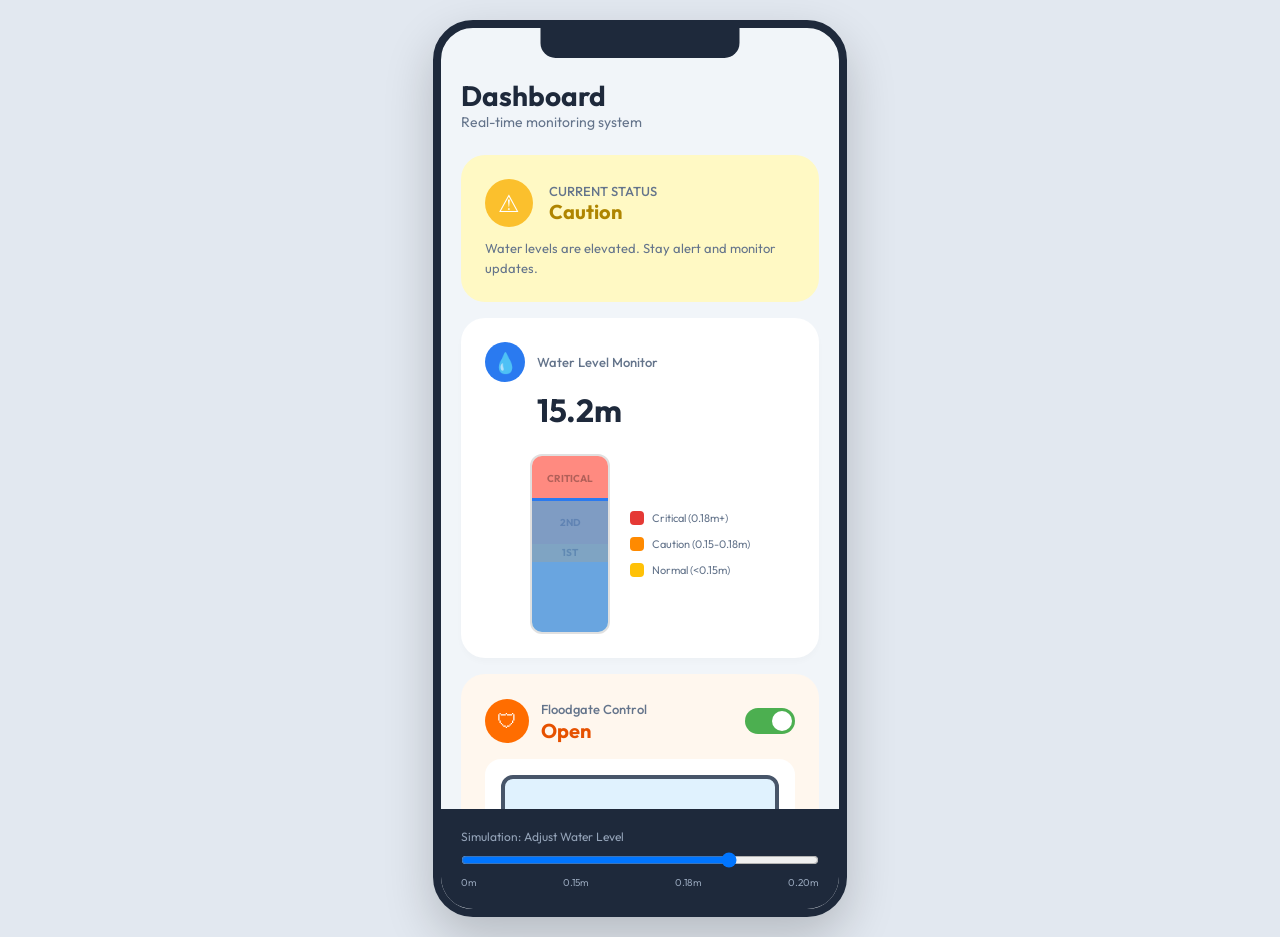
<file: simulation/index.html>
<!DOCTYPE html>
<html lang="en">

<head>
    <meta charset="UTF-8">
    <meta name="viewport" content="width=device-width, initial-scale=1.0">
    <title>AFWMS Alpha Simulation</title>
    <link href="https://fonts.googleapis.com/css2?family=Outfit:wght@300;400;500;600;700&display=swap" rel="stylesheet">
    <style>
        :root {
            --primary-blue: #2A7AF0;
            --success-green: #4CAF50;
            --warning-yellow: #FFC107;
            --alarm-orange: #FF8A00;
            --critical-red: #E53935;
            --bg-light: #F8FAFC;
            --text-dark: #1E293B;
            --text-muted: #64748B;
        }

        * {
            margin: 0;
            padding: 0;
            box-sizing: border-box;
            font-family: 'Outfit', sans-serif;
        }

        body {
            background-color: #E2E8F0;
            display: flex;
            justify-content: center;
            align-items: center;
            min-height: 100vh;
            padding: 20px;
        }

        .phone-container {
            width: 100%;
            max-width: 414px;
            /* iPhone 11 Pro Max width roughly */
            background: #F1F5F9;
            border-radius: 40px;
            box-shadow: 0 20px 50px rgba(0, 0, 0, 0.2);
            overflow: hidden;
            position: relative;
            border: 8px solid #1E293B;
            display: flex;
            flex-direction: column;
            aspect-ratio: 9/19.5;
        }

        /* Status Bar / Notch */
        .notch {
            height: 30px;
            background: #1E293B;
            width: 50%;
            margin: 0 auto;
            border-bottom-left-radius: 15px;
            border-bottom-right-radius: 15px;
            position: absolute;
            top: 0;
            left: 50%;
            transform: translateX(-50%);
            z-index: 10;
        }

        .content {
            flex: 1;
            padding: 40px 20px 20px;
            overflow-y: auto;
            padding-top: 50px;
        }

        .header {
            margin-bottom: 24px;
        }

        .header h1 {
            font-size: 28px;
            font-weight: 700;
            color: var(--text-dark);
        }

        .header p {
            font-size: 14px;
            color: var(--text-muted);
        }

        /* Status Card */
        .status-card {
            background: #FFF9C4;
            /* Yellow for Medium Risk */
            border-radius: 24px;
            padding: 24px;
            margin-bottom: 16px;
            display: flex;
            flex-direction: column;
            gap: 12px;
            transition: background 0.3s ease;
        }

        .status-card.safe {
            background: #E8F5E9;
        }

        .status-card.warning {
            background: #FFF9C4;
        }

        .status-card.alarm {
            background: #FFE0B2;
        }

        .status-card.critical {
            background: #FFEBEE;
        }

        .status-header {
            display: flex;
            align-items: center;
            gap: 16px;
        }

        .status-icon-bg {
            width: 48px;
            height: 48px;
            border-radius: 50%;
            background: #FBC02D;
            display: flex;
            justify-content: center;
            align-items: center;
            color: white;
            font-size: 24px;
        }

        .safe .status-icon-bg {
            background: #4CAF50;
        }

        .warning .status-icon-bg {
            background: #FBC02D;
        }

        .alarm .status-icon-bg {
            background: #F57C00;
        }

        .critical .status-icon-bg {
            background: #D32F2F;
        }

        .status-text-content {
            display: flex;
            flex-direction: column;
        }

        .status-label {
            font-size: 13px;
            font-weight: 500;
            color: var(--text-muted);
            text-transform: uppercase;
        }

        .status-value {
            font-size: 20px;
            font-weight: 700;
            color: #AF8500;
            /* Variant based on severity */
        }

        .safe .status-value {
            color: #2E7D32;
        }

        .warning .status-value {
            color: #AF8500;
        }

        .alarm .status-value {
            color: #E65100;
        }

        .critical .status-value {
            color: #C62828;
        }

        .status-desc {
            font-size: 13px;
            color: var(--text-muted);
            line-height: 1.5;
        }

        /* Generic Card Style */
        .card {
            background: white;
            border-radius: 24px;
            padding: 24px;
            margin-bottom: 16px;
            box-shadow: 0 4px 6px rgba(0, 0, 0, 0.02);
        }

        /* Water Level Monitor Card */
        .card-header {
            display: flex;
            align-items: center;
            gap: 12px;
            margin-bottom: 8px;
        }

        .card-icon {
            width: 40px;
            height: 40px;
            border-radius: 50%;
            background: #2A7AF0;
            display: flex;
            justify-content: center;
            align-items: center;
            color: white;
            font-size: 20px;
        }

        .card-title {
            font-size: 13px;
            color: var(--text-muted);
            font-weight: 500;
        }

        .level-value {
            font-size: 32px;
            font-weight: 700;
            color: var(--text-dark);
            margin-left: 52px;
            margin-bottom: 24px;
        }

        /* Multi-colored Gauge */
        .gauge-section {
            display: flex;
            justify-content: center;
            gap: 20px;
            align-items: center;
        }

        .vertical-gauge {
            width: 80px;
            height: 180px;
            background: #f0f0f0;
            border-radius: 12px;
            overflow: hidden;
            position: relative;
            display: flex;
            flex-direction: column;
            border: 2px solid #e0e0e0;
        }

        .gauge-segment {
            width: 100%;
            display: flex;
            justify-content: center;
            align-items: center;
            font-size: 10px;
            font-weight: 700;
            color: rgba(0, 0, 0, 0.3);
        }

        .segment-critical {
            height: 25%;
            background: #FF8A80;
        }

        .segment-alarm-2 {
            height: 25%;
            background: #FFD180;
        }

        .segment-alarm-1 {
            height: 10%;
            background: #FFE57F;
        }

        .segment-normal {
            height: 40%;
            background: #C8E6C9;
        }

        .water-fill-visual {
            position: absolute;
            bottom: 0;
            left: 0;
            width: 100%;
            height: 20%;
            background: rgba(42, 122, 240, 0.6);
            border-top: 3px solid var(--primary-blue);
            transition: height 0.3s ease;
            z-index: 5;
        }

        .legend-vertical {
            display: flex;
            flex-direction: column;
            gap: 12px;
        }

        .legend-item {
            display: flex;
            align-items: center;
            gap: 8px;
            font-size: 11px;
            color: var(--text-muted);
        }

        .color-box {
            width: 14px;
            height: 14px;
            border-radius: 4px;
        }

        /* Floodgate Control Card */
        .floodgate-card {
            background: #FFF7EE;
            border-radius: 24px;
            padding: 24px;
        }

        .fg-header {
            display: flex;
            justify-content: space-between;
            align-items: center;
            margin-bottom: 16px;
        }

        .fg-title-info {
            display: flex;
            align-items: center;
            gap: 12px;
        }

        .fg-icon {
            width: 44px;
            height: 44px;
            border-radius: 50%;
            background: #FF6D00;
            display: flex;
            justify-content: center;
            align-items: center;
            color: white;
            font-size: 20px;
        }

        .fg-status-label {
            font-size: 13px;
            color: var(--text-muted);
            font-weight: 500;
        }

        .fg-status-value {
            font-size: 20px;
            font-weight: 700;
            color: #E65100;
        }

        /* Toggle Switch */
        .switch {
            position: relative;
            display: inline-block;
            width: 50px;
            height: 26px;
        }

        .switch input {
            opacity: 0;
            width: 0;
            height: 0;
        }

        .slider {
            position: absolute;
            cursor: pointer;
            top: 0;
            left: 0;
            right: 0;
            bottom: 0;
            background-color: #CBD5E1;
            transition: .4s;
            border-radius: 34px;
        }

        .slider:before {
            position: absolute;
            content: "";
            height: 20px;
            width: 20px;
            left: 3px;
            bottom: 3px;
            background-color: white;
            transition: .4s;
            border-radius: 50%;
        }

        input:checked+.slider {
            background-color: var(--success-green);
        }

        input:checked+.slider:before {
            transform: translateX(24px);
        }

        .gate-visual-container {
            background: white;
            border-radius: 16px;
            padding: 16px;
            display: flex;
            flex-direction: column;
            align-items: center;
            gap: 12px;
            margin-bottom: 16px;
        }

        .gate-img-placeholder {
            width: 100%;
            height: 120px;
            background: #E0F2FE;
            border-radius: 12px;
            display: flex;
            justify-content: center;
            align-items: center;
            border: 4px solid #475569;
            position: relative;
            overflow: hidden;
        }

        .gate-door {
            position: absolute;
            width: 100%;
            height: 100%;
            background: #7DD3FC;
            transition: transform 0.6s ease;
            display: flex;
            justify-content: center;
            align-items: center;
            color: #0369A1;
            font-weight: 700;
            font-size: 12px;
            border: 1px solid #0EA5E9;
        }

        .gate-door.open {
            transform: translateY(-100%);
        }

        .fg-footer {
            display: flex;
            justify-content: space-between;
            align-items: center;
            font-size: 12px;
            color: var(--text-muted);
        }

        .fg-position {
            display: flex;
            align-items: center;
            gap: 6px;
        }

        .dot-status {
            width: 8px;
            height: 8px;
            border-radius: 50%;
            background: #FF6D00;
        }

        /* Simulation Slider at bottom */
        .sim-control {
            background: #1E293B;
            padding: 20px;
            color: white;
        }

        .sim-control label {
            display: block;
            font-size: 12px;
            margin-bottom: 8px;
            color: #94A3B8;
        }

        input[type=range] {
            width: 100%;
            cursor: pointer;
        }

        .footer-action {
            display: flex;
            justify-content: space-between;
            margin-top: 16px;
            font-size: 13px;
        }
    </style>
</head>

<body>

    <div class="phone-container">
        <div class="notch"></div>

        <div class="content">
            <div class="header">
                <h1>Dashboard</h1>
                <p>Real-time monitoring system</p>
            </div>

            <div id="status-card" class="status-card warning">
                <div class="status-header">
                    <div class="status-icon-bg">
                        <span id="status-icon">⚠</span>
                    </div>
                    <div class="status-text-content">
                        <span class="status-label">Current Status</span>
                        <span id="status-value" class="status-value">Caution</span>
                    </div>
                </div>
                <p id="status-desc" class="status-desc">
                    Water levels are elevated. Stay alert and monitor updates.
                </p>
            </div>

            <div class="card">
                <div class="card-header">
                    <div class="card-icon">💧</div>
                    <span class="card-title">Water Level Monitor</span>
                </div>
                <div id="level-num" class="level-value">15.2m</div>

                <div class="gauge-section">
                    <div class="vertical-gauge">
                        <div class="gauge-segment segment-critical">CRITICAL</div>
                        <div class="gauge-segment segment-alarm-2">2ND</div>
                        <div class="gauge-segment segment-alarm-1">1ST</div>
                        <div class="gauge-segment segment-normal"></div>
                        <div id="gauge-fill" class="water-fill-visual"></div>
                    </div>

                    <div class="legend-vertical">
                        <div class="legend-item">
                            <div class="color-box" style="background: #E53935;"></div>
                            <span>Critical (0.18m+)</span>
                        </div>
                        <div class="legend-item">
                            <div class="color-box" style="background: #FF8A00;"></div>
                            <span>Caution (0.15-0.18m)</span>
                        </div>
                        <div class="legend-item">
                            <div class="color-box" style="background: #FFC107;"></div>
                            <span>Normal (&lt;0.15m)</span>
                        </div>
                    </div>
                </div>
            </div>

            <div class="floodgate-card">
                <div class="fg-header">
                    <div class="fg-title-info">
                        <div class="fg-icon">🛡</div>
                        <div class="fg-status">
                            <span class="fg-status-label">Floodgate Control</span>
                            <div id="gate-status-text" class="fg-status-value">Open</div>
                        </div>
                    </div>
                    <label class="switch">
                        <input type="checkbox" id="gate-toggle" checked>
                        <span class="slider"></span>
                    </label>
                </div>

                <div class="gate-visual-container">
                    <div class="gate-img-placeholder">
                        <div id="gate-door" class="gate-door open">OPEN FLOW</div>
                    </div>
                    <div class="fg-footer">
                        <div class="fg-position">
                            <span class="dot-status"></span>
                            <span id="gate-pos-text">Gate Position: OPEN (100%)</span>
                        </div>
                        <div class="fg-notif">🔔</div>
                    </div>
                </div>

                <p class="status-desc" style="text-align: center;">
                    Your home floodgate is open. Close it when flood risk increases.
                </p>
            </div>

            <div class="footer-action">
                <span style="color: #64748B;">Last Action:</span>
                <span id="last-action" style="font-weight: 500;">Opened 2 hours ago</span>
            </div>
        </div>

        <!-- Simulator Control Panel -->
        <div class="sim-control">
            <label>Simulation: Adjust Water Level</label>
            <input type="range" id="level-slider" min="0" max="20" step="0.1" value="15.2">
            <div
                style="display: flex; justify-content: space-between; font-size: 10px; margin-top: 4px; color: #94A3B8;">
                <span>0m</span>
                <span>0.15m</span>
                <span>0.18m</span>
                <span>0.20m</span>
            </div>
        </div>
    </div>

    <script>
        const slider = document.getElementById('level-slider');
        const levelNum = document.getElementById('level-num');
        const gaugeFill = document.getElementById('gauge-fill');
        const statusCard = document.getElementById('status-card');
        const statusValue = document.getElementById('status-value');
        const statusDesc = document.getElementById('status-desc');
        const statusIcon = document.getElementById('status-icon');

        const gateToggle = document.getElementById('gate-toggle');
        const gateStatusText = document.getElementById('gate-status-text');
        const gateDoor = document.getElementById('gate-door');
        const gatePosText = document.getElementById('gate-pos-text');
        const lastAction = document.getElementById('last-action');

        let isGateOpen = true;

        slider.addEventListener('input', (e) => {
            const level = parseFloat(e.target.value);
            updateUI(level);
        });

        gateToggle.addEventListener('change', (e) => {
            isGateOpen = e.target.checked;
            updateGateUI();
            const now = new Date();
            lastAction.innerText = `Just now`;
        });

        function updateUI(level) {
            levelNum.innerText = `${level.toFixed(1)}m`;

            // Gauge height
            const heightPercent = (level / 20) * 100;
            gaugeFill.style.height = `${heightPercent}%`;

            // Logic check
            statusCard.classList.remove('safe', 'warning', 'alarm', 'critical');

            if (level < 15) {
                statusCard.classList.add('safe');
                statusValue.innerText = "Safe";
                statusIcon.innerText = "✓";
                statusDesc.innerText = "Water levels are normal. No immediate action required.";
            } else if (level < 18) {
                statusCard.classList.add('warning');
                statusValue.innerText = "Caution";
                statusIcon.innerText = "⚠";
                statusDesc.innerText = "Water levels are elevated. Stay alert and monitor updates.";
            } else {
                statusCard.classList.add('critical');
                statusValue.innerText = "Critical";
                statusIcon.innerText = "🚨";
                statusDesc.innerText = "CRITICAL LEVEL! Emergency protocols active. Automated gate closure triggered.";

                // Auto close logic
                if (isGateOpen) {
                    isGateOpen = false;
                    gateToggle.checked = false;
                    updateGateUI();
                    alert("CRITICAL LEVEL REACHED: Closing floodgate automatically!");
                }
            }
        }

        function updateGateUI() {
            if (isGateOpen) {
                gateStatusText.innerText = "Open";
                gateStatusText.style.color = "#E65100";
                gateDoor.classList.add('open');
                gatePosText.innerText = "Gate Position: OPEN (100%)";
            } else {
                gateStatusText.innerText = "Closed";
                gateStatusText.style.color = "#C62828";
                gateDoor.classList.remove('open');
                gatePosText.innerText = "Gate Position: CLOSED (0%)";
            }
        }

        // Initial state
        updateUI(15.2);
    </script>

</body>

</html>
</file>
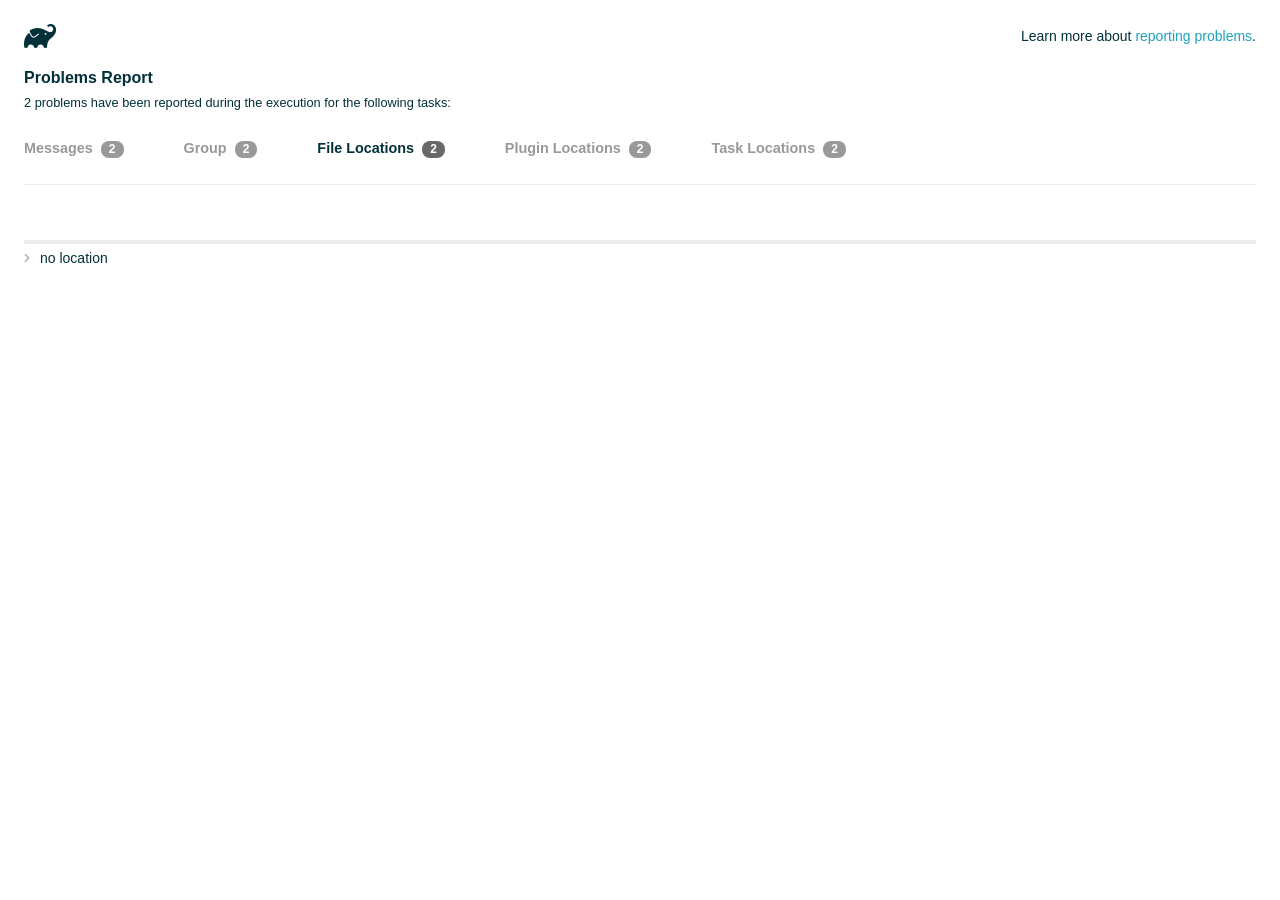
<file: android/build/reports/problems/problems-report.html>
<!DOCTYPE html>

<html lang="en">
<head>
    <!-- Required meta tags -->
    <meta charset="utf-8">
    <meta name="viewport" content="width=device-width, initial-scale=1, shrink-to-fit=no">

                    <style type="text/css">
                /*! normalize.css v7.0.0 | MIT License | github.com/necolas/normalize.css */
html {
    line-height: 1.15;
    -ms-text-size-adjust: 100%;
    -webkit-text-size-adjust: 100%
}

body {
    margin: 0
}

article, aside, footer, header, nav, section {
    display: block
}

h1 {
    font-size: 2em;
    margin: .67em 0
}

figcaption, figure, main {
    display: block
}

figure {
    margin: 1em 40px
}

hr {
    box-sizing: content-box;
    height: 0;
    overflow: visible
}

pre {
    font-family: monospace, monospace;
    font-size: 1em
}

a {
    background-color: transparent;
    -webkit-text-decoration-skip: objects
}

abbr[title] {
    border-bottom: none;
    text-decoration: underline;
    text-decoration: underline dotted
}

b, strong {
    font-weight: inherit
}

b, strong {
    font-weight: bolder
}

code, kbd, samp {
    font-family: monospace, monospace;
    font-size: 1em
}

dfn {
    font-style: italic
}

mark {
    background-color: #ff0;
    color: #000
}

small {
    font-size: 80%
}

sub, sup {
    font-size: 75%;
    line-height: 0;
    position: relative;
    vertical-align: baseline
}

sub {
    bottom: -.25em
}

sup {
    top: -.5em
}

audio, video {
    display: inline-block
}

audio:not([controls]) {
    display: none;
    height: 0
}

img {
    border-style: none
}

svg:not(:root) {
    overflow: hidden
}

button, input, optgroup, select, textarea {
    font-family: sans-serif;
    font-size: 100%;
    line-height: 1.15;
    margin: 0
}

button, input {
    overflow: visible
}

button, select {
    text-transform: none
}

[type=reset], [type=submit], button, html [type=button] {
    -webkit-appearance: button
}

[type=button]::-moz-focus-inner, [type=reset]::-moz-focus-inner, [type=submit]::-moz-focus-inner, button::-moz-focus-inner {
    border-style: none;
    padding: 0
}

[type=button]:-moz-focusring, [type=reset]:-moz-focusring, [type=submit]:-moz-focusring, button:-moz-focusring {
    outline: 1px dotted ButtonText
}

fieldset {
    padding: .35em .75em .625em
}

legend {
    box-sizing: border-box;
    color: inherit;
    display: table;
    max-width: 100%;
    padding: 0;
    white-space: normal
}

progress {
    display: inline-block;
    vertical-align: baseline
}

textarea {
    overflow: auto
}

[type=checkbox], [type=radio] {
    box-sizing: border-box;
    padding: 0
}

[type=number]::-webkit-inner-spin-button, [type=number]::-webkit-outer-spin-button {
    height: auto
}

[type=search] {
    -webkit-appearance: textfield;
    outline-offset: -2px
}

[type=search]::-webkit-search-cancel-button, [type=search]::-webkit-search-decoration {
    -webkit-appearance: none
}

::-webkit-file-upload-button {
    -webkit-appearance: button;
    font: inherit
}

details, menu {
    display: block
}

summary {
    display: list-item
}

canvas {
    display: inline-block
}

template {
    display: none
}

[hidden] {
    display: none
}

/* configuration cache styles */

.report-wrapper {
    margin: 0;
    padding: 0 24px;
}

.gradle-logo {
    width: 32px;
    height: 24px;
    background-image: url("[data-uri]");
    background-size: contain;
}

.header {
    display: flex;
    flex-wrap: wrap;
    position: fixed;
    top: 0;
    left: 0;
    width: 100%;
    padding: 24px 24px 0 24px;
    background-color: white;
    z-index: 1;
}

.learn-more {
    margin-left: auto;
    align-self: center;
    font-size: 0.875rem;
    font-weight: normal;
}

.title {
    display: flex;
    align-items: center;
    padding: 18px 0 24px 0;
    flex: 1 0 100%;
}

.content {
    font-size: 0.875rem;
    padding: 240px 0 48px;
    overflow-x: auto;
    white-space: nowrap;
}

.content ol:first-of-type {
    margin: 0;
}

.tree-btn {
    cursor: pointer;
    display: inline-block;
    width: 16px;
    height: 16px;
    background-size: contain;
    background-repeat: no-repeat;
    vertical-align: middle;
    margin-top: -0.2em;
}

.tree-btn.collapsed {
    background-image: url('data:image/svg+xml;utf8,<svg xmlns="http://www.w3.org/2000/svg" viewBox="0 0 192 512"><path d="M166.9 264.5l-117.8 116c-4.7 4.7-12.3 4.7-17 0l-7.1-7.1c-4.7-4.7-4.7-12.3 0-17L127.3 256 25.1 155.6c-4.7-4.7-4.7-12.3 0-17l7.1-7.1c4.7-4.7 12.3-4.7 17 0l117.8 116c4.6 4.7 4.6 12.3-.1 17z" fill="%23999999" stroke="%23999999"/></svg>');
}

.tree-btn.expanded {
    background-image: url('data:image/svg+xml;utf8,<svg xmlns="http://www.w3.org/2000/svg" viewBox="0 0 256 512"><path d="M119.5 326.9L3.5 209.1c-4.7-4.7-4.7-12.3 0-17l7.1-7.1c4.7-4.7 12.3-4.7 17 0L128 287.3l100.4-102.2c4.7-4.7 12.3-4.7 17 0l7.1 7.1c4.7 4.7 4.7 12.3 0 17L136.5 327c-4.7 4.6-12.3 4.6-17-.1z" fill="%23999999" stroke="%23999999"/></svg>');
}

ul .tree-btn {
    margin-right: 3px;
}

.leaf-icon {
    display: inline-block;
    width: 16px;
    height: 16px;
    background-image: url('data:image/svg+xml;utf8,<svg xmlns="http://www.w3.org/2000/svg" viewBox="0 0 256 512"><path d="M32 256 H224" stroke="%23999999" stroke-width="48" stroke-linecap="round"/></svg>');
    background-size: contain;
    background-repeat: no-repeat;
    vertical-align: middle;
    margin-top: -0.2em;
}

.invisible-text {
    user-select: all; /* Allow the text to be selectable */
    color: transparent; /* Hide the text */
    text-indent: -9999px; /* Move the text out of view */
    position: relative;
    white-space: pre; /* Preserve meaningful whitespace in the invisible text for copying */
}

.text-for-copy {
    display: inline-block;
}

.enum-icon {
    display: inline-block;
    width: 16px;
    height: 16px;
    background-image: url('data:image/svg+xml;utf8,<svg xmlns="http://www.w3.org/2000/svg" viewBox="0 0 1024 1024"><circle cx="512" cy="512" r="200" /></svg>');
    background-size: contain;
    background-repeat: no-repeat;
    vertical-align: middle;
    margin-inline-start: 0.5ex;
    margin-inline-end: 0.5ex;
    margin-top: -0.2em;
}

.error-icon {
    display: inline-block;
    width: 16px;
    height: 16px;
    background-image: url('data:image/svg+xml;utf8,<svg xmlns="http://www.w3.org/2000/svg" viewBox="0 0 320 512"><path d="M193.94 256L296.5 153.44l21.15-21.15c3.12-3.12 3.12-8.19 0-11.31l-22.63-22.63c-3.12-3.12-8.19-3.12-11.31 0L160 222.06 36.29 98.34c-3.12-3.12-8.19-3.12-11.31 0L2.34 120.97c-3.12 3.12-3.12 8.19 0 11.31L126.06 256 2.34 379.71c-3.12 3.12-3.12 8.19 0 11.31l22.63 22.63c3.12 3.12 8.19 3.12 11.31 0L160 289.94 262.56 392.5l21.15 21.15c3.12 3.12 8.19 3.12 11.31 0l22.63-22.63c3.12-3.12 3.12-8.19 0-11.31L193.94 256z" fill="%23FC461E" stroke="%23FC461E"/></svg>');
    background-size: contain;
    background-repeat: no-repeat;
    vertical-align: middle;
    margin-inline-start: 0.5ex;
    margin-inline-end: 0.5ex;
    margin-top: -0.2em;
}

.advice-icon {
    display: inline-block;
    width: 16px;
    height: 16px;
    background-image: url('data:image/svg+xml;utf8,<svg width="800px" height="800px" viewBox="-4.93 0 122.88 122.88" version="1.1" id="Layer_1" xmlns="http://www.w3.org/2000/svg" xmlns:xlink="http://www.w3.org/1999/xlink"  style="enable-background:new 0 0 113.01 122.88" xml:space="preserve"><g><path d="M44.13,102.06c-1.14,0.03-2.14-0.81-2.3-1.96c-0.17-1.2,0.64-2.31,1.82-2.54c-1.3-7.37-4.85-11.43-8.6-15.72 c-2.92-3.34-5.95-6.81-8.34-11.92c-2.35-5.03-3.64-10.23-3.6-15.63c0.05-5.4,1.42-10.96,4.4-16.71c0.02-0.04,0.04-0.07,0.06-0.11 l0,0c3.91-6.62,9.38-11.04,15.47-13.52c5.11-2.09,10.66-2.8,16.1-2.3c5.42,0.5,10.73,2.2,15.37,4.94 c5.9,3.49,10.75,8.67,13.42,15.21c1.44,3.54,2.42,7.49,2.54,11.82c0.12,4.31-0.62,8.96-2.61,13.88 c-2.66,6.59-6.18,10.68-9.47,14.51c-3.03,3.53-5.85,6.81-7.42,11.84c0.89,0.21,1.59,0.94,1.73,1.9c0.17,1.24-0.7,2.39-1.94,2.56 l-0.77,0.11c-0.14,1.09-0.23,2.26-0.27,3.51l0.25-0.04c1.24-0.17,2.39,0.7,2.56,1.94c0.17,1.24-0.7,2.39-1.94,2.56l-0.78,0.11 c0.01,0.15,0.02,0.3,0.03,0.45l0,0c0.07,0.88,0.08,1.73,0.03,2.54l0.13-0.02c1.25-0.15,2.38,0.74,2.54,1.98 c0.15,1.25-0.74,2.38-1.98,2.54l-1.68,0.21c-1.2,3.11-3.34,5.48-5.87,6.94c-1.74,1.01-3.67,1.59-5.61,1.71 c-1.97,0.12-3.96-0.25-5.78-1.13c-2.08-1.02-3.94-2.71-5.29-5.14c-0.65-0.33-1.13-0.97-1.23-1.75c-0.04-0.31-0.01-0.61,0.07-0.89 c-0.39-1.16-0.68-2.43-0.87-3.83l-0.07,0.01c-1.24,0.17-2.39-0.7-2.56-1.94c-0.17-1.24,0.7-2.39,1.94-2.56l0.54-0.08 C44.19,104.32,44.18,103.16,44.13,102.06L44.13,102.06z M2.18,58.86C1.01,58.89,0.04,57.98,0,56.81c-0.04-1.17,0.88-2.14,2.05-2.18 l8.7-0.3c1.17-0.04,2.14,0.88,2.18,2.05c0.04,1.17-0.88,2.14-2.05,2.18L2.18,58.86L2.18,58.86z M110.68,50.25 c1.16-0.12,2.2,0.73,2.32,1.89c0.12,1.16-0.73,2.2-1.89,2.32l-8.66,0.91c-1.16,0.12-2.2-0.73-2.32-1.89 c-0.12-1.16,0.73-2.2,1.89-2.32L110.68,50.25L110.68,50.25z M94.91,14.78c0.65-0.97,1.96-1.23,2.93-0.58 c0.97,0.65,1.23,1.96,0.58,2.93l-4.84,7.24c-0.65,0.97-1.96,1.23-2.93,0.58c-0.97-0.65-1.23-1.96-0.58-2.93L94.91,14.78 L94.91,14.78z M57.63,2.06c0.03-1.17,1-2.09,2.16-2.06c1.17,0.03,2.09,1,2.06,2.16l-0.22,8.7c-0.03,1.17-1,2.09-2.16,2.06 c-1.17-0.03-2.09-1-2.06-2.16L57.63,2.06L57.63,2.06z M13.88,15.53c-0.86-0.8-0.9-2.14-0.11-2.99c0.8-0.86,2.14-0.9,2.99-0.11 l6.37,5.94c0.86,0.8,0.9,2.14,0.11,2.99c-0.8,0.86-2.14,0.9-2.99,0.11L13.88,15.53L13.88,15.53z M47.88,96.95l18.49-2.63 c1.59-6.7,5.05-10.73,8.8-15.08c3.08-3.58,6.36-7.4,8.76-13.34c1.76-4.35,2.41-8.43,2.31-12.19c-0.1-3.75-0.96-7.21-2.24-10.34 c-2.3-5.63-6.51-10.11-11.65-13.15c-4.11-2.43-8.8-3.94-13.59-4.37c-4.77-0.44-9.64,0.19-14.13,2.02 c-5.26,2.15-9.99,5.97-13.39,11.72c-2.64,5.12-3.86,10.02-3.9,14.73c-0.04,4.74,1.11,9.33,3.2,13.8c2.13,4.56,4.97,7.8,7.69,10.92 C42.47,83.9,46.48,88.49,47.88,96.95L47.88,96.95z M65.62,99.02l-17.27,2.45c0.05,1.1,0.07,2.25,0.05,3.47l17.05-2.42 C65.47,101.29,65.52,100.12,65.62,99.02L65.62,99.02z M48.49,109.52c0.12,0.92,0.3,1.76,0.53,2.54l16.55-2.04 c0.11-0.86,0.13-1.77,0.05-2.74l0,0l0-0.02l-0.01-0.17L48.49,109.52L48.49,109.52z M51.37,116.36c0.64,0.67,1.35,1.19,2.1,1.55 c1.15,0.56,2.42,0.79,3.67,0.72c1.29-0.08,2.57-0.47,3.74-1.15c1.1-0.64,2.09-1.53,2.88-2.65L51.37,116.36L51.37,116.36z"/></g></svg>');
    background-size: contain;
    background-repeat: no-repeat;
    vertical-align: middle;
    margin-inline-start: 0.5ex;
    margin-inline-end: 0.5ex;
    margin-top: -0.2em;
}

.warning-icon {
    display: inline-block;
    width: 13px;
    height: 13px;
    background-image: url('data:image/svg+xml;utf8,<svg xmlns="http://www.w3.org/2000/svg" viewBox="0 0 576 512"><path d="M270.2 160h35.5c3.4 0 6.1 2.8 6 6.2l-7.5 196c-.1 3.2-2.8 5.8-6 5.8h-20.5c-3.2 0-5.9-2.5-6-5.8l-7.5-196c-.1-3.4 2.6-6.2 6-6.2zM288 388c-15.5 0-28 12.5-28 28s12.5 28 28 28 28-12.5 28-28-12.5-28-28-28zm281.5 52L329.6 24c-18.4-32-64.7-32-83.2 0L6.5 440c-18.4 31.9 4.6 72 41.6 72H528c36.8 0 60-40 41.5-72zM528 480H48c-12.3 0-20-13.3-13.9-24l240-416c6.1-10.6 21.6-10.7 27.7 0l240 416c6.2 10.6-1.5 24-13.8 24z" fill="%23DEAD22" stroke="%23DEAD22"/></svg>');
    background-size: contain;
    background-repeat: no-repeat;
    vertical-align: middle;
    margin-inline-start: 0.3ex;
    margin-inline-end: 1.1ex;
    margin-top: -0.1em;
}

.documentation-button {
    cursor: pointer;
    display: inline-block;
    width: 13px;
    height: 13px;
    background-image: url('data:image/svg+xml;utf8,<svg xmlns="http://www.w3.org/2000/svg" viewBox="0 0 512 512"><path d="M256 340c-15.464 0-28 12.536-28 28s12.536 28 28 28 28-12.536 28-28-12.536-28-28-28zm7.67-24h-16c-6.627 0-12-5.373-12-12v-.381c0-70.343 77.44-63.619 77.44-107.408 0-20.016-17.761-40.211-57.44-40.211-29.144 0-44.265 9.649-59.211 28.692-3.908 4.98-11.054 5.995-16.248 2.376l-13.134-9.15c-5.625-3.919-6.86-11.771-2.645-17.177C185.658 133.514 210.842 116 255.67 116c52.32 0 97.44 29.751 97.44 80.211 0 67.414-77.44 63.849-77.44 107.408V304c0 6.627-5.373 12-12 12zM256 40c118.621 0 216 96.075 216 216 0 119.291-96.61 216-216 216-119.244 0-216-96.562-216-216 0-119.203 96.602-216 216-216m0-32C119.043 8 8 119.083 8 256c0 136.997 111.043 248 248 248s248-111.003 248-248C504 119.083 392.957 8 256 8z" fill="%23999999" stroke="%23999999"/></svg>');
    background-size: contain;
    background-repeat: no-repeat;
    vertical-align: middle;
    margin-inline-start: 0.5ex;
    margin-inline-end: 0.5ex;
    margin-top: -0.2em;
}

.documentation-button::selection {
    color: transparent;
}

.documentation-button:hover {
    color: transparent;
}

.copy-button {
    cursor: pointer;
    display: inline-block;
    width: 12px;
    height: 12px;
    background-image: url('data:image/svg+xml;utf8,<svg xmlns="http://www.w3.org/2000/svg" viewBox="0 0 448 512"><path d="M433.941 193.941l-51.882-51.882A48 48 0 0 0 348.118 128H320V80c0-26.51-21.49-48-48-48h-66.752C198.643 13.377 180.858 0 160 0s-38.643 13.377-45.248 32H48C21.49 32 0 53.49 0 80v288c0 26.51 21.49 48 48 48h80v48c0 26.51 21.49 48 48 48h224c26.51 0 48-21.49 48-48V227.882a48 48 0 0 0-14.059-33.941zm-22.627 22.627a15.888 15.888 0 0 1 4.195 7.432H352v-63.509a15.88 15.88 0 0 1 7.431 4.195l51.883 51.882zM160 30c9.941 0 18 8.059 18 18s-8.059 18-18 18-18-8.059-18-18 8.059-18 18-18zM48 384c-8.822 0-16-7.178-16-16V80c0-8.822 7.178-16 16-16h66.752c6.605 18.623 24.389 32 45.248 32s38.643-13.377 45.248-32H272c8.822 0 16 7.178 16 16v48H176c-26.51 0-48 21.49-48 48v208H48zm352 96H176c-8.822 0-16-7.178-16-16V176c0-8.822 7.178-16 16-16h144v72c0 13.2 10.8 24 24 24h72v208c0 8.822-7.178 16-16 16z" fill="%23999999" stroke="%23999999"/></svg>');
    background-size: contain;
    background-repeat: no-repeat;
    vertical-align: middle;
    margin-inline-start: 0.5ex;
    margin-top: -0.2em;
}

.groups{
    display: flex;
    border-bottom: 1px solid #EDEEEF;
    flex: 1 0 100%;
}

.uncategorized {
    display: flex;
    border-top: 4px solid #EDEEEF;
    flex: 1 0 100%;
}

.group-selector {
    padding: 0 52px 24px 0;
    font-size: 0.9rem;
    font-weight: bold;
    color: #999999;
    cursor: pointer;
}

.group-selector__count {
    margin: 0 8px;
    border-radius: 8px;
    background-color: #999;
    color: #fff;
    padding: 1px 8px 2px;
    font-size: 0.75rem;
}

.group-selector--active {
    color: #02303A;
    cursor: auto;
}

.group-selector--active .group-selector__count {
    background-color: #686868;
}

.group-selector--disabled {
    cursor: not-allowed;
}

.accordion-header {
    cursor: pointer;
}

.container {
    padding-left: 0.5em;
    padding-right: 0.5em;
}

.stacktrace {
    border-radius: 4px;
    overflow-x: auto;
    padding: 0.5rem;
    margin-bottom: 0;
    min-width: 1000px;
}

/* Lato (bold, regular) */
@font-face {
    font-display: swap;
    font-family: Lato;
    font-weight: 500;
    font-style: normal;
    src: url("https://assets.gradle.com/lato/fonts/lato-semibold/lato-semibold.woff2") format("woff2"),
    url("https://assets.gradle.com/lato/fonts/lato-semibold/lato-semibold.woff") format("woff");
}

@font-face {
    font-display: swap;
    font-family: Lato;
    font-weight: bold;
    font-style: normal;
    src: url("https://assets.gradle.com/lato/fonts/lato-bold/lato-bold.woff2") format("woff2"),
    url("https://assets.gradle.com/lato/fonts/lato-bold/lato-bold.woff") format("woff");
}

* {
    -webkit-box-sizing: border-box;
    -moz-box-sizing: border-box;
    box-sizing: border-box;
}

html,
body {
    margin: 0;
    padding: 0;
}

html {
    font-family: "Lato", "Helvetica Neue", Arial, sans-serif;
    font-size: 16px;
    font-weight: 400;
    line-height: 1.5;
}

body {
    color: #02303A;
    background-color: #ffffff;
    -webkit-text-size-adjust: 100%;
    -ms-text-size-adjust: 100%;
    -webkit-font-smoothing: antialiased;
}


/* typography */
h1, h2, h3, h4, h5, h6 {
    color: #02303A;
    text-rendering: optimizeLegibility;
    margin: 0;
}

h1 {
    font-size: 1rem;
}

h2 {
    font-size: 0.9rem;
}

h3 {
    font-size: 1.125rem;
}

h4, h5, h6 {
    font-size: 0.875rem;
}

h1 code {
    font-weight: bold;
}

ul, ol, dl {
    list-style-position: outside;
    line-height: 1.6;
    padding: 0;
    margin: 0 0 0 20px;
    list-style-type: none;
}

li {
    line-height: 2;
}

a {
    color: #1DA2BD;
    text-decoration: none;
    transition: all 0.3s ease, visibility 0s;
}

a:hover {
    color: #35c1e4;
}

/* code */
code, pre {
    font-family: Inconsolata, Monaco, "Courier New", monospace;
    font-style: normal;
    font-variant-ligatures: normal;
    font-variant-caps: normal;
    font-variant-numeric: normal;
    font-variant-east-asian: normal;
    font-weight: normal;
    font-stretch: normal;
    color: #686868;
}

*:not(pre) > code {
    letter-spacing: 0;
    padding: 0.1em 0.5ex;
    text-rendering: optimizeSpeed;
    word-spacing: -0.15em;
    word-wrap: break-word;
}

pre {
    font-size: 0.75rem;
    line-height: 1.8;
    margin-top: 0;
    margin-bottom: 1.5em;
    padding: 1rem;
}

pre code {
    background-color: transparent;
    color: inherit;
    line-height: 1.8;
    font-size: 100%;
    padding: 0;
}

a code {
    color: #1BA8CB;
}

pre.code, pre.programlisting, pre.screen, pre.tt {
    background-color: #f7f7f8;
    border-radius: 4px;
    font-size: 1em;
    line-height: 1.45;
    margin-bottom: 1.25em;
    overflow-x: auto;
    padding: 1rem;
}

li em, p em {
    padding: 0 1px;
}

code em, tt em {
    text-decoration: none;
}

code + .copy-button {
    margin-inline-start: 0.2ex;
}

.java-exception {
    font-size: 0.75rem;
    padding-left: 24px;
}

.java-exception ul {
    margin: 0;
    line-height: inherit;
}

.java-exception code {
    white-space: pre;
}

.java-exception-part-toggle {
    user-select: none;
    cursor: pointer;
    border-radius: 2px;
    padding: 0.1em 0.2em;
    background: azure;
    color: #686868;
}

                </style>
    <!-- Inconsolata is used as a default monospace font in the report. -->
    <link rel="stylesheet" href="https://fonts.googleapis.com/css?family=Inconsolata:400,700" />

    <title>Gradle Configuration Cache</title>
</head>
<body>

<div id="playground"></div>

<div class="report" id="report">
    Loading...
</div>

<script type="text/javascript">
function configurationCacheProblems() { return (
// begin-report-data
{"diagnostics":[{"locations":[{}],"problem":[{"text":"Executing Gradle on JVM versions 16 and lower has been deprecated."}],"severity":"WARNING","problemDetails":[{"text":"This will fail with an error in Gradle 9.0."}],"contextualLabel":"Executing Gradle on JVM versions 16 and lower has been deprecated.","documentationLink":"https://docs.gradle.org/8.14/userguide/upgrading_version_8.html#minimum_daemon_jvm_version","problemId":[{"name":"deprecation","displayName":"Deprecation"},{"name":"executing-gradle-on-jvm-versions-and-lower","displayName":"Executing Gradle on JVM versions 16 and lower has been deprecated."}],"solutions":[[{"text":"Use JVM 17 or greater to execute Gradle. Projects can continue to use older JVM versions via toolchains."}]]},{"problem":[{"text":"No variants exist that would match the request"}],"severity":"ERROR","contextualLabel":"Dependency requires at least JVM runtime version 11. This build uses a Java 8 JVM.","documentationLink":"https://docs.gradle.org/8.14/userguide/variant_model.html#sec:variant-select-errors","problemId":[{"name":"dependency-variant-resolution","displayName":"Variant resolution"},{"name":"no-compatible-variants","displayName":"No variants exist that would match the request"}]}],"problemsReport":{"totalProblemCount":2,"requestedTasks":"","documentationLink":"https://docs.gradle.org/8.14/userguide/reporting_problems.html","documentationLinkCaption":"Problem report","summaries":[]}}
// end-report-data
);}
</script>
                <script type="text/javascript">
                !function(n,t){"object"==typeof exports&&"object"==typeof module?module.exports=t():"function"==typeof define&&define.amd?define([],t):"object"==typeof exports?exports["configuration-cache-report"]=t():n["configuration-cache-report"]=t()}(this,(()=>(({70:function(){void 0===ArrayBuffer.isView&&(ArrayBuffer.isView=function(n){return null!=n&&null!=n.__proto__&&n.__proto__.__proto__===Int8Array.prototype.__proto__}),void 0===Math.imul&&(Math.imul=function(n,t){return(4294901760&n)*(65535&t)+(65535&n)*(0|t)|0}),this["configuration-cache-report"]=function(n){"use strict";var t,r,i,e,u,o,f,s,c,a,h,l,_,v,d,g,w,b,p,m,k,q,y,B,C,x,j,P,I,S,z,T,E,L,N,A,M,F,D,O,R,H,$,G,U,V,Q,Z,Y,W,K,X,J,nn,tn,rn,en,un,on,fn,sn,cn,an,hn,ln,_n,vn,dn,gn,wn,bn,pn,mn,kn,qn,yn,Bn,Cn,xn,jn,Pn,In,Sn,zn,Tn,En,Ln,Nn,An,Mn=Math.imul,Fn=ArrayBuffer.isView;function Dn(n,t){if(!(t>=0))throw _u(ce("Requested element count "+t+" is less than zero."));return function(n,t){if(!(t>=0))throw _u(ce("Requested element count "+t+" is less than zero."));if(0===t)return Ct();if(t>=n.length)return function(n){switch(n.length){case 0:return Ct();case 1:return qr(n[0]);default:return function(n){return Hr(function(n){return new It(n,!1)}(n))}(n)}}(n);if(1===t)return qr(n[0]);var r=0,i=Rr(),e=0,u=n.length;n:for(;e<u;){var o=n[e];if(e=e+1|0,i.d(o),(r=r+1|0)===t)break n}return i}(n,rt(n.length-t|0,0))}function On(n,t,r,i,e,u,o){return t=t===A?", ":t,r=r===A?"":r,i=i===A?"":i,e=e===A?-1:e,u=u===A?"...":u,o=o===A?null:o,function(n,t,r,i,e,u,o,f){r=r===A?", ":r,i=i===A?"":i,e=e===A?"":e,u=u===A?-1:u,o=o===A?"...":o,f=f===A?null:f,t.e(i);var s=0,c=0,a=n.length;n:for(;c<a;){var h=n[c];if(c=c+1|0,(s=s+1|0)>1&&t.e(r),!(u<0||s<=u))break n;Jt(t,h,f)}return u>=0&&s>u&&t.e(o),t.e(e),t}(n,Bi(),t,r,i,e,u,o).toString()}function Rn(n){return n.length-1|0}function Hn(n,t){if(null==t){var r=0,i=n.length-1|0;if(r<=i)do{var e=r;if(r=r+1|0,null==n[e])return e}while(r<=i)}else{var u=0,o=n.length-1|0;if(u<=o)do{var f=u;if(u=u+1|0,le(t,n[f]))return f}while(u<=o)}return-1}function $n(n,t,r,i,e,u,o){return t=t===A?", ":t,r=r===A?"":r,i=i===A?"":i,e=e===A?-1:e,u=u===A?"...":u,o=o===A?null:o,Gn(n,Bi(),t,r,i,e,u,o).toString()}function Gn(n,t,r,i,e,u,o,f){r=r===A?", ":r,i=i===A?"":i,e=e===A?"":e,u=u===A?-1:u,o=o===A?"...":o,f=f===A?null:f,t.e(i);var s=0,c=n.f();n:for(;c.g();){var a=c.h();if((s=s+1|0)>1&&t.e(r),!(u<0||s<=u))break n;Jt(t,a,f)}return u>=0&&s>u&&t.e(o),t.e(e),t}function Un(n){if(n.i())throw xu("List is empty.");return n.j(0)}function Vn(n){return new tt(n)}function Qn(n){if(Ke(n,Di)){var t;switch(n.k()){case 0:t=Ct();break;case 1:t=qr(Ke(n,Fi)?n.j(0):n.f().h());break;default:t=Zn(n)}return t}return xt(Xn(n))}function Zn(n){return Hr(n)}function Yn(n){if(Ke(n,Di)&&n.k()<=1)return Qn(n);var t=Xn(n);return function(n){var t=(n.k()/2|0)-1|0;if(t<0)return br();var r=jt(n),i=0;if(i<=t)do{var e=i;i=i+1|0;var u=n.j(e);n.f4(e,n.j(r)),n.f4(r,u),r=r-1|0}while(e!==t)}(t),t}function Wn(n,t){if(!(t>=0))throw _u(ce("Requested element count "+t+" is less than zero."));return function(n,t){if(!(t>=0))throw _u(ce("Requested element count "+t+" is less than zero."));if(0===t)return Ct();if(Ke(n,Di)){if(t>=n.k())return Qn(n);if(1===t)return qr(function(n){if(Ke(n,Fi))return Un(n);var t=n.f();if(!t.g())throw xu("Collection is empty.");return t.h()}(n))}var r=0,i=Rr(),e=n.f();n:for(;e.g();){var u=e.h();if(i.d(u),(r=r+1|0)===t)break n}return xt(i)}(n,rt(n.k()-t|0,0))}function Kn(n,t){if(!(t>=0))throw _u(ce("Requested element count "+t+" is less than zero."));if(0===t)return Ct();var r=n.k();if(t>=r)return Qn(n);if(1===t)return qr(Jn(n));var i=Rr();if(Ke(n,bi)){var e=r-t|0;if(e<r)do{var u=e;e=e+1|0,i.d(n.j(u))}while(e<r)}else for(var o=n.l(r-t|0);o.g();){var f=o.h();i.d(f)}return i}function Xn(n){return Ke(n,Di)?Zn(n):nt(n,Or())}function Jn(n){if(n.i())throw xu("List is empty.");return n.j(jt(n))}function nt(n,t){for(var r=n.f();r.g();){var i=r.h();t.d(i)}return t}function tt(n){this.n_1=n}function rt(n,t){return n<t?t:n}function it(n,t){return n>t?t:n}function et(n,t){return Kt().q(n,t,-1)}function ut(n,t){return new Ft(n,t)}function ot(n){var t=n.f();if(!t.g())return Ct();var r=t.h();if(!t.g())return qr(r);var i=Or();for(i.d(r);t.g();)i.d(t.h());return i}function ft(n){this.r_1=n}function st(n,t){this.s_1=n,this.t_1=t}function ct(){}function at(n){this.x_1=n,this.w_1=0}function ht(n,t){this.a1_1=n,at.call(this,n),_t().b1(t,this.a1_1.k()),this.w_1=t}function lt(){t=this}function _t(){return null==t&&new lt,t}function vt(){_t(),ct.call(this)}function dt(n){this.h1_1=n}function gt(n,t){return t===n?"(this Map)":Vi(t)}function wt(n,t){var r;n:{for(var i=n.o().f();i.g();){var e=i.h();if(le(e.j1(),t)){r=e;break n}}r=null}return r}function bt(){r=this}function pt(){return null==r&&new bt,r}function mt(n){this.q1_1=n,ct.call(this)}function kt(){pt(),this.n1_1=null,this.o1_1=null}function qt(){i=this}function yt(){return null==i&&new qt,i}function Bt(n){return n.length>0?ou(n):Ct()}function Ct(){return null==e&&new Pt,e}function xt(n){switch(n.k()){case 0:return Ct();case 1:return qr(n.j(0));default:return n}}function jt(n){return n.k()-1|0}function Pt(){e=this,this.z1_1=new ke(-1478467534,-1720727600)}function It(n,t){this.b2_1=n,this.c2_1=t}function St(){u=this}function zt(){return null==u&&new St,u}function Tt(n,t){return Ke(n,Di)?n.k():t}function Et(n,t){if(Ke(t,Di))return n.m(t);for(var r=!1,i=t.f();i.g();){var e=i.h();n.d(e)&&(r=!0)}return r}function Lt(){}function Nt(n,t){this.h2_1=n,this.g2_1=n.i2_1.l(function(n,t){if(!(0<=t&&t<=n.k()))throw du("Position index "+t+" must be in range ["+Ve(0,n.k())+"].");return n.k()-t|0}(n,t))}function At(n){vt.call(this),this.i2_1=n}function Mt(n){this.k2_1=n,this.j2_1=n.l2_1.f()}function Ft(n,t){this.l2_1=n,this.m2_1=t}function Dt(n){for(;n.n2_1.g();){var t=n.n2_1.h();if(n.q2_1.t2_1(t)===n.q2_1.s2_1)return n.p2_1=t,n.o2_1=1,br()}n.o2_1=0}function Ot(n){this.q2_1=n,this.n2_1=n.r2_1.f(),this.o2_1=-1,this.p2_1=null}function Rt(n,t,r){t=t===A||t,this.r2_1=n,this.s2_1=t,this.t2_1=r}function Ht(){return null==o&&new $t,o}function $t(){o=this,this.u2_1=new ke(1993859828,793161749)}function Gt(n,t,r){return Ut(Ut(n,r)-Ut(t,r)|0,r)}function Ut(n,t){var r=n%t|0;return r>=0?r:r+t|0}function Vt(){f=this,this.p_1=new Zt(1,0)}function Qt(){return null==f&&new Vt,f}function Zt(n,t){Qt(),Xt.call(this,n,t,1)}function Yt(n,t,r){Lt.call(this),this.d3_1=r,this.e3_1=t,this.f3_1=this.d3_1>0?n<=t:n>=t,this.g3_1=this.f3_1?n:this.e3_1}function Wt(){s=this}function Kt(){return null==s&&new Wt,s}function Xt(n,t,r){if(Kt(),0===r)throw _u("Step must be non-zero.");if(r===mr().MIN_VALUE)throw _u("Step must be greater than Int.MIN_VALUE to avoid overflow on negation.");this.z2_1=n,this.a3_1=function(n,t,r){var i;if(r>0)i=n>=t?t:t-Gt(t,n,r)|0;else{if(!(r<0))throw _u("Step is zero.");i=n<=t?t:t+Gt(n,t,0|-r)|0}return i}(n,t,r),this.b3_1=r}function Jt(n,t,r){null!=r?n.e(r(t)):null==t||nu(t)?n.e(t):t instanceof Mi?n.i3(t.h3_1):n.e(Vi(t))}function nr(n,t,r){if(n===t)return!0;if(!(r=r!==A&&r))return!1;var i=xi(n),e=xi(t);return i===e||le(new Mi(ne(Li(i).toLowerCase(),0)),new Mi(ne(Li(e).toLowerCase(),0)))}function tr(n){return re(n)-1|0}function rr(n,t,r,i){return r=r===A?0:r,(i=i!==A&&i)||"string"!=typeof n?ir(n,t,r,re(n),i):n.indexOf(t,r)}function ir(n,t,r,i,e,u){var o=(u=u!==A&&u)?et(it(r,tr(n)),rt(i,0)):Ve(rt(r,0),it(i,re(n)));if("string"==typeof n&&"string"==typeof t){var f=o.z2_1,s=o.a3_1,c=o.b3_1;if(c>0&&f<=s||c<0&&s<=f)do{var a=f;if(f=f+c|0,Ti(t,0,n,a,re(t),e))return a}while(a!==s)}else{var h=o.z2_1,l=o.a3_1,_=o.b3_1;if(_>0&&h<=l||_<0&&l<=h)do{var v=h;if(h=h+_|0,fr(t,0,n,v,re(t),e))return v}while(v!==l)}return-1}function er(n){var t=0,r=re(n)-1|0,i=!1;n:for(;t<=r;){var e=ji(ne(n,i?r:t));if(i){if(!e)break n;r=r-1|0}else e?t=t+1|0:i=!0}return ie(n,t,r+1|0)}function ur(n,t){return ce(ie(n,t.y2(),t.c3()+1|0))}function or(n,t,r,i,e){r=r===A?0:r,i=i!==A&&i,sr(e=e===A?0:e);var u,o,f=ou(t);return new hr(n,r,e,(u=f,o=i,function(n,t){var r=function(n,t,r,i){if(!i&&1===t.k()){var e=function(n){if(Ke(n,Fi))return function(n){var t;switch(n.k()){case 0:throw xu("List is empty.");case 1:t=n.j(0);break;default:throw _u("List has more than one element.")}return t}(n);var t=n.f();if(!t.g())throw xu("Collection is empty.");var r=t.h();if(t.g())throw _u("Collection has more than one element.");return r}(t),u=rr(n,e,r);return u<0?null:_r(u,e)}var o=Ve(rt(r,0),re(n));if("string"==typeof n){var f=o.z2_1,s=o.a3_1,c=o.b3_1;if(c>0&&f<=s||c<0&&s<=f)do{var a,h=f;f=f+c|0;n:{for(var l=t.f();l.g();){var _=l.h();if(Ti(_,0,n,h,_.length,i)){a=_;break n}}a=null}if(null!=a)return _r(h,a)}while(h!==s)}else{var v=o.z2_1,d=o.a3_1,g=o.b3_1;if(g>0&&v<=d||g<0&&d<=v)do{var w,b=v;v=v+g|0;n:{for(var p=t.f();p.g();){var m=p.h();if(fr(m,0,n,b,m.length,i)){w=m;break n}}w=null}if(null!=w)return _r(b,w)}while(b!==d)}return null}(n,u,t,o);return null==r?null:_r(r.t3_1,r.u3_1.length)}))}function fr(n,t,r,i,e,u){if(i<0||t<0||t>(re(n)-e|0)||i>(re(r)-e|0))return!1;var o=0;if(o<e)do{var f=o;if(o=o+1|0,!nr(ne(n,t+f|0),ne(r,i+f|0),u))return!1}while(o<e);return!0}function sr(n){if(!(n>=0))throw _u(ce("Limit must be non-negative, but was "+n))}function cr(n){if(n.l3_1<0)n.j3_1=0,n.m3_1=null;else{var t;if(n.o3_1.r3_1>0?(n.n3_1=n.n3_1+1|0,t=n.n3_1>=n.o3_1.r3_1):t=!1,t||n.l3_1>re(n.o3_1.p3_1))n.m3_1=Ve(n.k3_1,tr(n.o3_1.p3_1)),n.l3_1=-1;else{var r=n.o3_1.s3_1(n.o3_1.p3_1,n.l3_1);if(null==r)n.m3_1=Ve(n.k3_1,tr(n.o3_1.p3_1)),n.l3_1=-1;else{var i=r.v3(),e=r.w3();n.m3_1=function(n,t){return t<=mr().MIN_VALUE?Qt().p_1:Ve(n,t-1|0)}(n.k3_1,i),n.k3_1=i+e|0,n.l3_1=n.k3_1+(0===e?1:0)|0}}n.j3_1=1}}function ar(n){this.o3_1=n,this.j3_1=-1,this.k3_1=function(n,t,r){if(0>r)throw _u("Cannot coerce value to an empty range: maximum "+r+" is less than minimum 0.");return n<0?0:n>r?r:n}(n.q3_1,0,re(n.p3_1)),this.l3_1=this.k3_1,this.m3_1=null,this.n3_1=0}function hr(n,t,r,i){this.p3_1=n,this.q3_1=t,this.r3_1=r,this.s3_1=i}function lr(n,t){this.t3_1=n,this.u3_1=t}function _r(n,t){return new lr(n,t)}function vr(){}function dr(){}function gr(){}function wr(){c=this}function br(){return null==c&&new wr,c}function pr(){a=this,this.MIN_VALUE=-2147483648,this.MAX_VALUE=2147483647,this.SIZE_BYTES=4,this.SIZE_BITS=32}function mr(){return null==a&&new pr,a}function kr(n){for(var t=[],r=n.f();r.g();)t.push(r.h());return t}function qr(n){return 0===(t=[n]).length?Or():Hr(new It(t,!0));var t}function yr(n){return n<0&&function(){throw Pu("Index overflow has happened.")}(),n}function Br(n){return void 0!==n.toArray?n.toArray():kr(n)}function Cr(n){return function(n,t){for(var r=0,i=n.length;r<i;){var e=n[r];r=r+1|0,t.d(e)}return t}(t=[n],(r=t.length,i=de(ve(ni)),function(n,t,r){Mr.call(r),ni.call(r),r.y5_1=function(n){return Kr(n,0,de(ve(Xr)))}(n)}(r,0,i),i));var t,r,i}function xr(){ct.call(this)}function jr(n){this.j4_1=n,this.h4_1=0,this.i4_1=-1}function Pr(n,t){this.n4_1=n,jr.call(this,n),_t().b1(t,this.n4_1.k()),this.h4_1=t}function Ir(){xr.call(this),this.o4_1=0}function Sr(n){this.r4_1=n}function zr(n){this.s4_1=n}function Tr(n,t){this.t4_1=n,this.u4_1=t}function Er(){Mr.call(this)}function Lr(n){this.x4_1=n,Mr.call(this)}function Nr(n){this.e5_1=n,xr.call(this)}function Ar(){kt.call(this),this.c5_1=null,this.d5_1=null}function Mr(){xr.call(this)}function Fr(){h=this;var n=Rr();n.c_1=!0,this.i5_1=n}function Dr(){return null==h&&new Fr,h}function Or(){return n=de(ve(Gr)),t=[],Gr.call(n,t),n;var n,t}function Rr(n){return t=de(ve(Gr)),r=[],Gr.call(t,r),t;var t,r}function Hr(n){return function(n,t){var r;return r=Br(n),Gr.call(t,r),t}(n,de(ve(Gr)))}function $r(n,t){return _t().e1(t,n.k()),t}function Gr(n){Dr(),Ir.call(this),this.b_1=n,this.c_1=!1}function Ur(n,t,r,i,e){if(r===i)return n;var u=(r+i|0)/2|0,o=Ur(n,t,r,u,e),f=Ur(n,t,u+1|0,i,e),s=o===t?n:t,c=r,a=u+1|0,h=r;if(h<=i)do{var l=h;if(h=h+1|0,c<=u&&a<=i){var _=o[c],v=f[a];e.compare(_,v)<=0?(s[l]=_,c=c+1|0):(s[l]=v,a=a+1|0)}else c<=u?(s[l]=o[c],c=c+1|0):(s[l]=f[a],a=a+1|0)}while(l!==i);return s}function Vr(n,t){return(3&n)-(3&t)|0}function Qr(){_=this}function Zr(n){this.n5_1=n,Er.call(this)}function Yr(n){return function(n,t){Ar.call(t),Xr.call(t),t.t5_1=n,t.u5_1=n.w5()}(new ui((null==_&&new Qr,_)),n),n}function Wr(){return Yr(de(ve(Xr)))}function Kr(n,t,r){if(Yr(r),!(n>=0))throw _u(ce("Negative initial capacity: "+n));if(!(t>=0))throw _u(ce("Non-positive load factor: "+t));return r}function Xr(){this.v5_1=null}function Jr(n,t){return Mr.call(t),ni.call(t),t.y5_1=n,t}function ni(){}function ti(n,t){var r=ii(n,n.h6_1.m5(t));if(null==r)return null;var i=r;if(null!=i&&Xe(i))return ri(i,n,t);var e=i;return n.h6_1.l5(e.j1(),t)?e:null}function ri(n,t,r){var i;n:{for(var e=0,u=n.length;e<u;){var o=n[e];if(e=e+1|0,t.h6_1.l5(o.j1(),r)){i=o;break n}}i=null}return i}function ii(n,t){var r=n.i6_1[t];return void 0===r?null:r}function ei(n){this.g6_1=n,this.z5_1=-1,this.a6_1=Object.keys(n.i6_1),this.b6_1=-1,this.c6_1=null,this.d6_1=!1,this.e6_1=-1,this.f6_1=null}function ui(n){this.h6_1=n,this.i6_1=this.k6(),this.j6_1=0}function oi(){}function fi(n){this.n6_1=n,this.l6_1=null,this.m6_1=null,this.m6_1=this.n6_1.y6_1.v6_1}function si(){v=this;var n,t=(_i(0,0,n=de(ve(vi))),n);t.x6_1=!0,this.e7_1=t}function ci(){return null==v&&new si,v}function ai(n,t,r){this.d7_1=n,Tr.call(this,t,r),this.b7_1=null,this.c7_1=null}function hi(n){this.y6_1=n,Er.call(this)}function li(){return Yr(n=de(ve(vi))),vi.call(n),n.w6_1=Wr(),n;var n}function _i(n,t,r){return Kr(n,t,r),vi.call(r),r.w6_1=Wr(),r}function vi(){ci(),this.v6_1=null,this.x6_1=!1}function di(){d=this;var n=gi(0),t=n.y5_1;(t instanceof vi?t:pe()).j5(),this.f7_1=n}function gi(n){return function(n,t){return function(n,t,r){Jr(function(n,t){return _i(n,t,de(ve(vi)))}(n,t),r),wi.call(r)}(n,0,t),t}(n,de(ve(wi)))}function wi(){null==d&&new di}function bi(){}function pi(){}function mi(n){pi.call(this),this.k7_1=n}function ki(){qi.call(this)}function qi(){pi.call(this),this.m7_1=""}function yi(){if(!w){w=!0;var n="undefined"!=typeof process&&process.versions&&!!process.versions.node;g=n?new mi(process.stdout):new ki}}function Bi(){return n=de(ve(Ci)),Ci.call(n,""),n;var n}function Ci(n){this.o7_1=void 0!==n?n:""}function xi(n){var t=Li(n).toUpperCase();return t.length>1?n:ne(t,0)}function ji(n){return function(n){return 9<=n&&n<=13||28<=n&&n<=32||160===n||n>4096&&(5760===n||8192<=n&&n<=8202||8232===n||8233===n||8239===n||8287===n||12288===n)}(n)}function Pi(){b=this,this.q7_1=new RegExp("[\\\\^$*+?.()|[\\]{}]","g"),this.r7_1=new RegExp("[\\\\$]","g"),this.s7_1=new RegExp("\\$","g")}function Ii(){return null==b&&new Pi,b}function Si(n,t){Ii(),this.v7_1=n,this.w7_1=function(n){if(Ke(n,Di)){var t;switch(n.k()){case 0:t=Ht();break;case 1:t=Cr(Ke(n,Fi)?n.j(0):n.f().h());break;default:t=nt(n,gi(n.k()))}return t}return function(n){switch(n.k()){case 0:return Ht();case 1:return Cr(n.f().h());default:return n}}(nt(n,(r=de(ve(wi)),Jr(li(),r),wi.call(r),r)));var r}(t),this.x7_1=new RegExp(n,$n(t,"","gu",A,A,A,zi)),this.y7_1=null,this.z7_1=null}function zi(n){return n.d8_1}function Ti(n,t,r,i,e,u){return fr(n,t,r,i,e,u=u!==A&&u)}function Ei(n,t){return n-t|0}function Li(n){return String.fromCharCode(n)}function Ni(){p=this,this.e8_1=0,this.f8_1=65535,this.g8_1=55296,this.h8_1=56319,this.i8_1=56320,this.j8_1=57343,this.k8_1=55296,this.l8_1=57343,this.m8_1=2,this.n8_1=16}function Ai(){return null==p&&new Ni,p}function Mi(n){Ai(),this.h3_1=n}function Fi(){}function Di(){}function Oi(){}function Ri(){}function Hi(){}function $i(){}function Gi(){m=this}function Ui(n,t){null==m&&new Gi,this.p8_1=n,this.q8_1=t}function Vi(n){var t=null==n?null:ce(n);return null==t?"null":t}function Qi(n){return new Zi(n)}function Zi(n){this.t8_1=n,this.s8_1=0}function Yi(){return Ji(),k}function Wi(){return Ji(),q}function Ki(){return Ji(),y}function Xi(){return Ji(),B}function Ji(){x||(x=!0,k=new ArrayBuffer(8),q=new Float64Array(Yi()),new Float32Array(Yi()),y=new Int32Array(Yi()),Wi()[0]=-1,B=0!==Ki()[0]?1:0,C=1-Xi()|0)}function ne(n,t){var r;if(te(n)){var i,e=n.charCodeAt(t);if(Ai(),e<0?i=!0:(Ai(),i=e>65535),i)throw _u("Invalid Char code: "+e);r=Ue(e)}else r=n.y3(t);return r}function te(n){return"string"==typeof n}function re(n){return te(n)?n.length:n.x3()}function ie(n,t,r){return te(n)?n.substring(t,r):n.z3(t,r)}function ee(n){return ce(n)}function ue(n,t){var r;switch(typeof n){case"number":r="number"==typeof t?oe(n,t):t instanceof ke?oe(n,t.w8()):fe(n,t);break;case"string":case"boolean":r=fe(n,t);break;default:r=function(n,t){return n.a4(t)}(n,t)}return r}function oe(n,t){var r;if(n<t)r=-1;else if(n>t)r=1;else if(n===t){var i;if(0!==n)i=0;else{var e=1/n;i=e===1/t?0:e<0?-1:1}r=i}else r=n!=n?t!=t?0:1:-1;return r}function fe(n,t){return n<t?-1:n>t?1:0}function se(n){if(!("kotlinHashCodeValue$"in n)){var t=4294967296*Math.random()|0,r=new Object;r.value=t,r.enumerable=!1,Object.defineProperty(n,"kotlinHashCodeValue$",r)}return n.kotlinHashCodeValue$}function ce(n){return null==n?"null":function(n){return!!Ye(n)||Fn(n)}(n)?"[...]":n.toString()}function ae(n){if(null==n)return 0;var t;switch(typeof n){case"object":t="function"==typeof n.hashCode?n.hashCode():se(n);break;case"function":t=se(n);break;case"number":t=function(n){return Ji(),(0|n)===n?Ge(n):(Wi()[0]=n,Mn(Ki()[(Ji(),C)],31)+Ki()[Xi()]|0)}(n);break;case"boolean":t=n?1:0;break;default:t=he(String(n))}return t}function he(n){var t=0,r=0,i=n.length-1|0;if(r<=i)do{var e=r;r=r+1|0;var u=n.charCodeAt(e);t=Mn(t,31)+u|0}while(e!==i);return t}function le(n,t){return null==n?null==t:null!=t&&("object"==typeof n&&"function"==typeof n.equals?n.equals(t):n!=n?t!=t:"number"==typeof n&&"number"==typeof t?n===t&&(0!==n||1/n==1/t):n===t)}function _e(n,t){null!=Error.captureStackTrace?Error.captureStackTrace(n,t):n.stack=(new Error).stack}function ve(n){return n.prototype}function de(n){return Object.create(n)}function ge(n,t,r){Error.call(n),function(n,t,r){var i=eu(Object.getPrototypeOf(n));if(!(1&i)){var e;if(null==t){var u;if(null!==t){var o=null==r?null:r.toString();u=null==o?A:o}else u=A;e=u}else e=t;n.message=e}2&i||(n.cause=r),n.name=Object.getPrototypeOf(n).constructor.name}(n,t,r)}function we(n){var t;return null==n?function(){throw Eu()}():t=n,t}function be(){throw Nu()}function pe(){throw Mu()}function me(){j=this,this.x8_1=new ke(0,-2147483648),this.y8_1=new ke(-1,2147483647),this.z8_1=8,this.a9_1=64}function ke(n,t){null==j&&new me,gr.call(this),this.u8_1=n,this.v8_1=t}function qe(){return $e(),P}function ye(){return $e(),I}function Be(){return $e(),S}function Ce(){return $e(),T}function xe(){return $e(),E}function je(n,t){if($e(),Te(n,t))return 0;var r=Ne(n),i=Ne(t);return r&&!i?-1:!r&&i?1:Ne(Ie(n,t))?-1:1}function Pe(n,t){$e();var r=n.v8_1>>>16|0,i=65535&n.v8_1,e=n.u8_1>>>16|0,u=65535&n.u8_1,o=t.v8_1>>>16|0,f=65535&t.v8_1,s=t.u8_1>>>16|0,c=0,a=0,h=0,l=0;return c=(c=c+((a=(a=a+((h=(h=h+((l=l+(u+(65535&t.u8_1)|0)|0)>>>16|0)|0)+(e+s|0)|0)>>>16|0)|0)+(i+f|0)|0)>>>16|0)|0)+(r+o|0)|0,new ke((h&=65535)<<16|(l&=65535),(c&=65535)<<16|(a&=65535))}function Ie(n,t){return $e(),Pe(n,t.e9())}function Se(n,t){if($e(),Ae(n))return qe();if(Ae(t))return qe();if(Te(n,Ce()))return Me(t)?Ce():qe();if(Te(t,Ce()))return Me(n)?Ce():qe();if(Ne(n))return Ne(t)?Se(Fe(n),Fe(t)):Fe(Se(Fe(n),t));if(Ne(t))return Fe(Se(n,Fe(t)));if(De(n,xe())&&De(t,xe()))return Oe(ze(n)*ze(t));var r=n.v8_1>>>16|0,i=65535&n.v8_1,e=n.u8_1>>>16|0,u=65535&n.u8_1,o=t.v8_1>>>16|0,f=65535&t.v8_1,s=t.u8_1>>>16|0,c=65535&t.u8_1,a=0,h=0,l=0,_=0;return l=l+((_=_+Mn(u,c)|0)>>>16|0)|0,_&=65535,h=(h=h+((l=l+Mn(e,c)|0)>>>16|0)|0)+((l=(l&=65535)+Mn(u,s)|0)>>>16|0)|0,l&=65535,a=(a=(a=a+((h=h+Mn(i,c)|0)>>>16|0)|0)+((h=(h&=65535)+Mn(e,s)|0)>>>16|0)|0)+((h=(h&=65535)+Mn(u,f)|0)>>>16|0)|0,h&=65535,a=a+(((Mn(r,c)+Mn(i,s)|0)+Mn(e,f)|0)+Mn(u,o)|0)|0,new ke(l<<16|_,(a&=65535)<<16|h)}function ze(n){return $e(),4294967296*n.v8_1+function(n){return $e(),n.u8_1>=0?n.u8_1:4294967296+n.u8_1}(n)}function Te(n,t){return $e(),n.v8_1===t.v8_1&&n.u8_1===t.u8_1}function Ee(n,t){if($e(),t<2||36<t)throw mu("radix out of range: "+t);if(Ae(n))return"0";if(Ne(n)){if(Te(n,Ce())){var r=Le(t),i=n.d9(r),e=Ie(Se(i,r),n).g9();return Ee(i,t)+e.toString(t)}return"-"+Ee(Fe(n),t)}for(var u=2===t?31:t<=10?9:t<=21?7:t<=35?6:5,o=Oe(Math.pow(t,u)),f=n,s="";;){var c=f.d9(o),a=Ie(f,Se(c,o)).g9().toString(t);if(Ae(f=c))return a+s;for(;a.length<u;)a="0"+a;s=a+s}}function Le(n){return $e(),new ke(n,n<0?-1:0)}function Ne(n){return $e(),n.v8_1<0}function Ae(n){return $e(),0===n.v8_1&&0===n.u8_1}function Me(n){return $e(),!(1&~n.u8_1)}function Fe(n){return $e(),n.e9()}function De(n,t){return $e(),je(n,t)<0}function Oe(n){if($e(),(t=n)!=t)return qe();if(n<=-0x8000000000000000)return Ce();if(n+1>=0x8000000000000000)return $e(),z;if(n<0)return Fe(Oe(-n));var t,r=4294967296;return new ke(n%r|0,n/r|0)}function Re(n,t){return $e(),je(n,t)>0}function He(n,t){return $e(),je(n,t)>=0}function $e(){L||(L=!0,P=Le(0),I=Le(1),S=Le(-1),z=new ke(-1,2147483647),T=new ke(0,-2147483648),E=Le(16777216))}function Ge(n){return n instanceof ke?n.g9():function(n){return n>2147483647?2147483647:n<-2147483648?-2147483648:0|n}(n)}function Ue(n){var t;return t=function(n){return n<<16>>16}(Ge(n)),function(n){return 65535&n}(t)}function Ve(n,t){return new Zt(n,t)}function Qe(n,t,r,i){return Ze("class",n,t,r,i,null)}function Ze(n,t,r,i,e,u){return{kind:n,simpleName:t,associatedObjectKey:r,associatedObjects:i,suspendArity:e,$kClass$:A,iid:u}}function Ye(n){return Array.isArray(n)}function We(n,t,r,i,e,u,o,f){null!=i&&(n.prototype=Object.create(i.prototype),n.prototype.constructor=n);var s=r(t,u,o,null==f?[]:f);n.$metadata$=s,null!=e&&((null!=s.iid?n:n.prototype).$imask$=function(n){for(var t=1,r=[],i=0,e=n.length;i<e;){var u=n[i];i=i+1|0;var o=t,f=u.prototype.$imask$,s=null==f?u.$imask$:f;null!=s&&(r.push(s),o=s.length);var c=u.$metadata$.iid,a=null==c?null:(l=void 0,v=1<<(31&(h=c)),(l=new Int32Array(1+(h>>5)|0))[_=h>>5]=l[_]|v,l);null!=a&&(r.push(a),o=Math.max(o,a.length)),o>t&&(t=o)}var h,l,_,v;return function(n,t){for(var r=0,i=new Int32Array(n);r<n;){for(var e=r,u=0,o=0,f=t.length;o<f;){var s=t[o];o=o+1|0,e<s.length&&(u|=s[e])}i[e]=u,r=r+1|0}return i}(t,r)}(e))}function Ke(n,t){return function(n,t){var r=n.$imask$;return null!=r&&function(n,t){var r=t>>5;if(r>n.length)return!1;var i=1<<(31&t);return!!(n[r]&i)}(r,t)}(n,t.$metadata$.iid)}function Xe(n){return!!Ye(n)&&!n.$type$}function Je(n){var t;switch(typeof n){case"string":case"number":case"boolean":case"function":t=!0;break;default:t=n instanceof Object}return t}function nu(n){return"string"==typeof n||Ke(n,vr)}function tu(n,t,r,i){return Ze("interface",n,t,r,i,(null==N&&(N=0),N=ru()+1|0,ru()))}function ru(){if(null!=N)return N;!function(){throw Du("lateinit property iid has not been initialized")}()}function iu(n,t,r,i){return Ze("object",n,t,r,i,null)}function eu(n){var t=n.constructor,r=null==t?null:t.$metadata$,i=null==r?null:r.errorInfo;if(null!=i)return i;var e,u=0;if(uu(n,"message")&&(u|=1),uu(n,"cause")&&(u|=2),3!==u){var o=(e=n,Object.getPrototypeOf(e));o!=Error.prototype&&(u|=eu(o))}return null!=r&&(r.errorInfo=u),u}function uu(n,t){return n.hasOwnProperty(t)}function ou(n){return new Gr(n)}function fu(n,t,r){for(var i=new Int32Array(r),e=0,u=0,o=0,f=0,s=n.length;f<s;){var c=ne(n,f);f=f+1|0;var a=t[c];if(u|=(31&a)<<o,a<32){var h=e;e=h+1|0,i[h]=u,u=0,o=0}else o=o+5|0}return i}function su(n,t){for(var r=0,i=n.length-1|0,e=-1,u=0;r<=i;)if(t>(u=n[e=(r+i|0)/2|0]))r=e+1|0;else{if(t===u)return e;i=e-1|0}return e-(t<u?1:0)|0}function cu(){M=this;var n="ABCDEFGHIJKLMNOPQRSTUVWXYZabcdefghijklmnopqrstuvwxyz0123456789+/",t=new Int32Array(128),r=0,i=re(n)-1|0;if(r<=i)do{var e=r;r=r+1|0,t[ne(n,e)]=e}while(r<=i);var u=fu("[base64]/DxENVNU+B9zCwBwBPPCkDPNnBPqDYY1R8B7FkFgTgwGgwUwmBgKwBuBScmEP/BPPPPPPrBP8B7F1B/ErBqC6B7BiBmBfQsBUwCw/KwqIwLwETPcPjQgJxFgBlBsD",t,222),o=new Int32Array(u.length),f=0,s=u.length-1|0;if(f<=s)do{var c=f;f=f+1|0,o[c]=0===c?u[c]:o[c-1|0]+u[c]|0}while(f<=s);this.h9_1=o,this.i9_1=fu("[base64]/BPPPPPPBPf4FrBjEhBpC3B5BKaWPrBOwCk/KsCuLqDHPbPxPsFtEaaqDL",t,222),this.j9_1=fu("[base64]//v+85BkwvoIsgoyI4yguI0whiwEowri4CoghsJowgqYowgm4DkwgsY/nwnzPowhmYkg6wI8yggZswikwHgxgmIoxgqYkwgk4DkxgmIkgoioBsgssoBgzgyI8g9gL8g9kI0wgwJoxgkoC0wgioFkw/[base64]//3q16B///q1qBH/qlqq9Bholqq9B1i00a1q10qD1op1HkwmigEigiy6Cptogq1Bixo1kDq7/j00B2qgoBWGFm1lz50B6s5q1+BGWhggzhwBFFhgk4//Bo2jigE8wguI8wguI8wgugUog1qoB4qjmIwwi2KgkYHHH4lBgiFWkgIWoghssMmz5smrBZ3q1y50B5sm7gzBtz1smzB5smz50BqzqtmzB5sgzqzBF2/9//5BowgoIwmnkzPkwgk4C8ys65BkgoqI0wgy6FghquZo2giY0ghiIsgh24B4ghsQ8QF/v1q1OFs0O8iCHHF1qggz/B8wg6Iznv+//B08QgohsjK0QGFk7hsQ4gB",t,222)}function au(){return null==M&&new cu,M}function hu(){F=this,this.k9_1=new Int32Array([170,186,688,704,736,837,890,7468,7544,7579,8305,8319,8336,8560,9424,11388,42652,42864,43e3,43868]),this.l9_1=new Int32Array([1,1,9,2,5,1,1,63,1,37,1,1,13,16,26,2,2,1,2,4])}function lu(){return null==F&&new hu,F}function _u(n){var t=function(n,t){return yu(n,t),vu.call(t),t}(n,de(ve(vu)));return _e(t,_u),t}function vu(){_e(this,vu)}function du(n){var t=function(n,t){return yu(n,t),gu.call(t),t}(n,de(ve(gu)));return _e(t,du),t}function gu(){_e(this,gu)}function wu(n){var t=function(n,t){return yu(n,t),bu.call(t),t}(n,de(ve(bu)));return _e(t,wu),t}function bu(){_e(this,bu)}function pu(n,t){return ge(t,n),ku.call(t),t}function mu(n){var t=pu(n,de(ve(ku)));return _e(t,mu),t}function ku(){_e(this,ku)}function qu(n){return function(n){ge(n),ku.call(n)}(n),Bu.call(n),n}function yu(n,t){return pu(n,t),Bu.call(t),t}function Bu(){_e(this,Bu)}function Cu(){var n,t=(qu(n=de(ve(ju))),ju.call(n),n);return _e(t,Cu),t}function xu(n){var t=function(n,t){return yu(n,t),ju.call(t),t}(n,de(ve(ju)));return _e(t,xu),t}function ju(){_e(this,ju)}function Pu(n){var t=function(n,t){return yu(n,t),Iu.call(t),t}(n,de(ve(Iu)));return _e(t,Pu),t}function Iu(){_e(this,Iu)}function Su(){var n,t=(qu(n=de(ve(Tu))),Tu.call(n),n);return _e(t,Su),t}function zu(n){var t=function(n,t){return yu(n,t),Tu.call(t),t}(n,de(ve(Tu)));return _e(t,zu),t}function Tu(){_e(this,Tu)}function Eu(){var n,t=(qu(n=de(ve(Lu))),Lu.call(n),n);return _e(t,Eu),t}function Lu(){_e(this,Lu)}function Nu(){var n,t=(qu(n=de(ve(Au))),Au.call(n),n);return _e(t,Nu),t}function Au(){_e(this,Au)}function Mu(){var n,t=(qu(n=de(ve(Fu))),Fu.call(n),n);return _e(t,Mu),t}function Fu(){_e(this,Fu)}function Du(n){var t=function(n,t){return yu(n,t),Ou.call(t),t}(n,de(ve(Ou)));return _e(t,Du),t}function Ou(){_e(this,Ou)}function Ru(n,t){var r,i=n.className;return(r="(^|.*\\s+)"+t+"($|\\s+.*)",function(n,t){return Si.call(t,n,Ht()),t}(r,de(ve(Si)))).a8(i)}function Hu(n,t){this.o9_1=n,this.p9_1=t}function $u(n){this.q9_1=n}function Gu(n,t,r){var i,e=Gf(),u=ro(),o=$f().ga(t),f=ro();if(0===re(r))i=Of();else{var s=n.ia_1,c=null==s?null:new $u(s).v9(r,"Copy reference to the clipboard");i=null==c?Of():c}return e.ja([u,o,f,i])}function Uu(n){n=n===A?null:n,this.ia_1=n}function Vu(n,t,r){to.call(this),this.ma_1=n,this.na_1=t,this.oa_1=r}function Qu(n,t){this.ra_1=n,this.sa_1=t}function Zu(n,t){to.call(this),this.va_1=n,this.wa_1=t}function Yu(n,t){to.call(this),this.xa_1=n,this.ya_1=t}function Wu(n){to.call(this),this.za_1=n}function Ku(n){to.call(this),this.ab_1=n}function Xu(n){to.call(this),this.bb_1=n}function Ju(n,t){to.call(this),this.cb_1=n,this.db_1=t}function no(n){to.call(this),this.eb_1=n}function to(){}function ro(){return so(),D}function io(){return so(),O}function eo(){return so(),R}function uo(){return so(),H}function oo(n){return so(),Gf().fb(us(fo),n)}function fo(n){return so(),n.gb(["invisible-text","text-for-copy"]),br()}function so(){$||($=!0,D=oo("`"),O=oo(" "),R=oo("("),H=oo(")"))}function co(n,t){to.call(this),this.hb_1=n,this.ib_1=t}function ao(n){to.call(this),this.jb_1=n}function ho(n,t){to.call(this),this.kb_1=n,this.lb_1=t}function lo(n){to.call(this),this.mb_1=n}function _o(n){to.call(this),this.nb_1=n}function vo(n){to.call(this),this.ob_1=n}function go(n,t,r){to.call(this),this.pb_1=n,this.qb_1=t,this.rb_1=r}function wo(n){to.call(this),this.sb_1=n}function bo(n){to.call(this),this.tb_1=n}function po(n){return n.xb_1.vb_1.k()}function mo(){if(Z)return br();Z=!0,G=new jo("Inputs",0,"Build configuration inputs"),U=new jo("ByMessage",1,"Problems grouped by message"),V=new jo("ByLocation",2,"Problems grouped by location"),Q=new jo("IncompatibleTasks",3,"Incompatible tasks")}function ko(n){Fc.call(this),this.yb_1=n}function qo(n){Fc.call(this),this.ac_1=n}function yo(n){Fc.call(this),this.bc_1=n}function Bo(n){Fc.call(this),this.cc_1=n}function Co(n){Po.call(this),this.dc_1=n}function xo(n,t,r,i,e,u,o,f){this.ec_1=n,this.fc_1=t,this.gc_1=r,this.hc_1=i,this.ic_1=e,this.jc_1=u,this.kc_1=o,this.lc_1=f}function jo(n,t,r){Ui.call(this,n,t),this.qc_1=r}function Po(){Oc.call(this)}function Io(n,t){var r=Hf(),i=us(Oo),e=Hf().y9(us(Ro),[]),u=function(n,t){var r,i=Hf(),e=us(Vo),u=Gf().ga("Learn more about the "),o=Yf();return i.y9(e,[u,o.fb(us((r=t,function(n){return n.bd(r.tc_1),br()})),t.sc_1),Gf().ga(".")])}(0,t.gc_1),o=Hf().y9(us(Ho),[zo(0,t)]),f=Hf();return r.y9(i,[e,u,o,f.y9(us($o),[No(0,Qo(),t.lc_1,po(t.jc_1)),No(0,Zo(),t.lc_1,po(t.hc_1)),No(0,Yo(),t.lc_1,po(t.ic_1)),No(0,Wo(),t.lc_1,po(t.kc_1))])])}function So(n,t){var r,i,e=Hf(),u=us(Go);switch(t.lc_1.q8_1){case 0:r=Mo(0,t.jc_1,((i=function(n){return new yo(n)}).callableName="<init>",i));break;case 3:r=Mo(0,t.kc_1,function(){var n=function(n){return new Bo(n)};return n.callableName="<init>",n}());break;case 1:r=Mo(0,t.hc_1,function(){var n=function(n){return new qo(n)};return n.callableName="<init>",n}());break;case 2:r=Mo(0,t.ic_1,function(){var n=function(n){return new ko(n)};return n.callableName="<init>",n}());break;default:be()}return e.y9(u,[r])}function zo(n,t){return Hf().ja([Lo(0,t),To(0,t)])}function To(n,t){for(var r=Hf(),i=t.fc_1,e=Or(),u=0,o=i.f();o.g();){var f=o.h(),s=u;u=s+1|0,Et(e,0===yr(s)?qr(Eo(Xo(),f)):Bt([Wf().ja([]),Eo(Xo(),f)]))}return r.ha(e)}function Eo(n,t){return Uf().ja([Uc(t)])}function Lo(n,t){return Rf().ja([$c().ka(t.ec_1)])}function No(n,t,r,i){var e,u,o;return Hf().y9(us((e=i,u=t,o=r,function(n){return n.t9("group-selector"),0===e?(n.t9("group-selector--disabled"),br()):u.equals(o)?(n.t9("group-selector--active"),br()):(n.u9(function(n){return function(t){return new Co(n)}}(u)),br()),br()})),[Gf().rc(t.qc_1,[Ao(0,i)])])}function Ao(n,t){return Gf().y9(us(Uo),[io(),eo(),Gf().ga(""+t),uo()])}function Mo(n,t,r){return function(n,t,r){var i,e=Hf(),u=Vf();return e.ja([u.ha(Ps(t,(i=r,function(n){var t,r=n.cd().ub_1;return r instanceof Zu?Kc(i,(Xo(),(t=function(n){return Fo(0,n)}).callableName="viewNode",t),n,r.va_1,r.wa_1,Rc()):r instanceof Yu?Kc(i,function(){var n=function(n){return Fo(0,n)};return n.callableName="viewNode",n}(Xo()),n,r.xa_1,r.ya_1,Hc()):r instanceof co?Kc(i,function(){var n=function(n){return Fo(0,n)};return n.callableName="viewNode",n}(Xo()),n,r.hb_1,r.ib_1,A,Ao(Xo(),n.cd().vb_1.k())):r instanceof Vu?Wc(i,n,r):Kc(i,function(){var n=function(n){return Fo(0,n)};return n.callableName="viewNode",n}(Xo()),n,r)})))])}(0,t.xb_1.uc().vc(),r)}function Fo(n,t){var r;return t instanceof ao?Vc((r=t,function(n){return n.ed("project "),n.fd(r.jb_1),br()})):t instanceof go?Vc(function(n){return function(t){return t.ed(n.pb_1+" "),t.fd(n.qb_1),t.ed(" of "),t.fd(n.rb_1),br()}}(t)):t instanceof vo?Vc(function(n){return function(t){return t.ed("system property "),t.fd(n.ob_1),br()}}(t)):t instanceof ho?Vc(function(n){return function(t){return t.ed("task "),t.fd(n.kb_1),t.ed(" of type "),t.fd(n.lb_1),br()}}(t)):t instanceof _o?Vc(function(n){return function(t){return t.ed("bean of type "),t.fd(n.nb_1),br()}}(t)):t instanceof wo?Vc(function(n){return function(t){return t.ed(n.sb_1),br()}}(t)):t instanceof bo?Vc(function(n){return function(t){return t.ed("class "),t.fd(n.tb_1),br()}}(t)):t instanceof no?Vc(function(n){return function(t){return t.ed(n.eb_1),br()}}(t)):t instanceof Wu?Uc(t.za_1):t instanceof Ju?Jo(t):Gf().ga(ce(t))}function Do(n){return n.t9("report-wrapper"),br()}function Oo(n){return n.t9("header"),br()}function Ro(n){return n.t9("gradle-logo"),br()}function Ho(n){return n.t9("title"),br()}function $o(n){return n.t9("groups"),br()}function Go(n){return n.t9("content"),br()}function Uo(n){return n.t9("group-selector__count"),br()}function Vo(n){return n.t9("learn-more"),br()}function Qo(){return mo(),G}function Zo(){return mo(),U}function Yo(){return mo(),V}function Wo(){return mo(),Q}function Ko(){Y=this}function Xo(){return null==Y&&new Ko,Y}function Jo(n){var t;return Yf().fb(us((t=n,function(n){return n.t9("documentation-button"),n.bd(t.cb_1),br()})),n.db_1)}function nf(n,t,r){this.kd_1=n,this.ld_1=t,this.md_1=r}function tf(n,t,r){this.nd_1=n,this.od_1=t,this.pd_1=r}function rf(n,t){for(var r=mf(n),i=t.trace,e=Rr(i.length),u=0,o=i.length;u<o;){var f,s=i[u];u=u+1|0,f=of(s),e.d(f)}return new nf(t,r,e)}function ef(n,t){var r,i=null==(r=t.kd_1.error)?null:ff(r);null==i||n.d(i)}function uf(n){return function(n,t,r){var i=null==n.error?null:new Zu(t,r);return null==i?new Yu(t,r):i}(n.kd_1,new Wu(n.ld_1),af(n.kd_1))}function of(n){var t;switch(n.kind){case"Project":t=new ao(n.path);break;case"Task":t=new ho(n.path,n.type);break;case"TaskPath":t=new lo(n.path);break;case"Bean":t=new _o(n.type);break;case"Field":t=new go("field",n.name,n.declaringType);break;case"InputProperty":t=new go("input property",n.name,n.task);break;case"OutputProperty":t=new go("output property",n.name,n.task);break;case"SystemProperty":t=new vo(n.name);break;case"PropertyUsage":t=new go("property",n.name,n.from);break;case"BuildLogic":t=new wo(n.location);break;case"BuildLogicClass":t=new bo(n.type);break;default:t=new no("Gradle runtime")}return t}function ff(n){var t=n.parts;if(null==t){var r=n.summary;return null==r?null:new Wu(mf(r))}for(var i=n.summary,e=null==i?null:mf(i),u=Or(),o=Qi(t);o.g();){var f=cf(o.h());null==f||u.d(f)}for(var s=$n(u,"\n"),c=Or(),a=Qi(t);a.g();){var h=sf(a.h());null==h||c.d(h)}return new Vu(e,s,c)}function sf(n){var t=cf(n);if(null==t)return null;var r,i,e=ot(new Rt(function(n,t,r,i){var e;return ut(or(n,["\r\n","\n","\r"],A,r=r!==A&&r,i=i===A?0:i),(e=n,function(n){return ur(e,n)}))}(t),!0,bf));return new Qu(e,(r=!(null==n.internalText),i=e.k(),r&&i>1?Cs():null))}function cf(n){var t=n.text;return null==t?n.internalText:t}function af(n){var t=n.documentationLink;return null==t?null:new Ju(t,"")}function hf(n,t){return new ds(lf(n,Ef().sd(t),Cs()))}function lf(n,t,r){return new js(n,function(n,t){var r,i=ut(Vn(n.o()),Nf);return ot(ut(new st(i,new _f(pf)),(r=t,function(n){return lf(n.v3(),n.w3().wd_1,r)})))}(t,1===Lf(t)?xs():Cs()),0===Lf(t)?Cs():r)}function _f(n){this.td_1=n}function vf(n){var t=Or(),r=n.ld_1,i=Un(r.ca_1).fa_1,e=ce(er(nu(i)?i:pe())),u=r.vd(function(n,t){var r;if(!(t>=0))throw _u(ce("Requested element count "+t+" is less than zero."));if(0===t)return Qn(n);if(Ke(n,Di)){var i=n.k()-t|0;if(i<=0)return Ct();if(1===i)return qr(function(n){if(Ke(n,Fi))return Jn(n);var t=n.f();if(!t.g())throw xu("Collection is empty.");for(var r=t.h();t.g();)r=t.h();return r}(n));if(r=Rr(),Ke(n,Fi)){if(Ke(n,bi)){var e=t,u=n.k();if(e<u)do{var o=e;e=e+1|0,r.d(n.j(o))}while(e<u)}else for(var f=n.l(t);f.g();){var s=f.h();r.d(s)}return r}}else r=Or();for(var c=0,a=n.f();a.g();){var h=a.h();c>=t?r.d(h):c=c+1|0}return xt(r)}(r.ca_1,1));return t.d(new co(new no(e),af(n.kd_1))),t.d(new Wu(u)),t.m(n.md_1),t.j5()}function df(n){var t=Or(),r=n.ld_1,i=r.vd(r.ca_1);return t.d(new Yu(new Wu(i),af(n.kd_1))),t.j5()}function gf(n){var t=Or();return t.d(uf(n)),t.m(n.md_1),ef(t,n),t.j5()}function wf(n){var t=Or();return t.m(new At(n.md_1)),t.d(uf(n)),ef(t,n),t.j5()}function bf(n){return re(n)>0}function pf(n,t){return function(n,t){return n===t?0:null==n?-1:null==t?1:ue(null!=n&&("string"==(i=typeof(r=n))||"boolean"===i||function(n){return"number"==typeof n||n instanceof ke}(r)||Ke(r,dr))?n:pe(),t);var r,i}(Vi(n.v3()),Vi(t.v3()))}function mf(n){var t;return Sf().qd((t=n,function(n){for(var r=t,i=0,e=r.length;i<e;){var u=r[i];i=i+1|0;var o=u.text;null==o||n.ed(o);var f=u.name;null==f||(n.fd(f),br())}return br()}))}function kf(n,t){return(0!==(r=n)?r.toString():"No")+" "+qf(t,n)+" "+yf(n)+" found";var r}function qf(n,t){return t<2?n:n+"s"}function yf(n){return n<=1?"was":"were"}function Bf(n,t){this.sc_1=n,this.tc_1=t}function Cf(n){jf.call(this),this.fa_1=n}function xf(n,t){jf.call(this),this.da_1=n,this.ea_1=t}function jf(){}function Pf(){this.dd_1=Or()}function If(){W=this}function Sf(){return null==W&&new If,W}function zf(n){Sf(),this.ca_1=n}function Tf(){K=this}function Ef(){return null==K&&new Tf,K}function Lf(n){return n.k()}function Nf(n){var t=n.j1(),r=n.i1();return _r(t,new Af(Ke(r,Ri)?r:pe()))}function Af(n){Ef(),this.wd_1=n}function Mf(n,t,r){var i;Df(t,n,r),i="Component mounted at #"+n.id+".",yi(),(yi(),g).j7(i)}function Ff(n){var t=document.getElementById(n);if(null==t)throw wu("'"+n+"' element missing");return t}function Df(n,t,r){var i,e,u;i=n.z9(r),e=t,u=function(n,t,r){return function(i){return Df(n,r,n.ba(i,t)),br()}}(n,r,t),_s(),e.innerHTML="",hs(e,i,u)}function Of(){return _s(),X}function Rf(){return _s(),J}function Hf(){return _s(),nn}function $f(){return _s(),tn}function Gf(){return _s(),rn}function Uf(){return _s(),en}function Vf(){return _s(),un}function Qf(){return _s(),on}function Zf(){return _s(),fn}function Yf(){return _s(),sn}function Wf(){return _s(),cn}function Kf(n){this.x9_1=n}function Xf(){an=this}function Jf(){return null==an&&new Xf,an}function ns(){hn=this,es.call(this)}function ts(){return null==hn&&new ns,hn}function rs(n,t,r,i){t=t===A?Ct():t,r=r===A?null:r,i=i===A?Ct():i,es.call(this),this.be_1=n,this.ce_1=t,this.de_1=r,this.ee_1=i}function is(){}function es(){Jf()}function us(n){_s();var t,r=Or();return n(new os((t=r,function(n){return t.d(n),br()}))),r}function os(n){this.r9_1=n}function fs(n,t){as.call(this),this.fe_1=n,this.ge_1=t}function ss(n){as.call(this),this.he_1=n}function cs(n,t){as.call(this),this.ie_1=n,this.je_1=t}function as(){}function hs(n,t,r){if(_s(),t instanceof rs)!function(n,t,r){var i=function(n,t,r){var i=n.createElement(t);return r(i),i}(we(n.ownerDocument),t,r);n.appendChild(i)}(n,t.be_1,(e=t,u=r,function(n){for(var t=e.ce_1.f();t.g();)ls(n,t.h(),u);var r=e.de_1;null==r||function(n,t){n.appendChild(we(n.ownerDocument).createTextNode(t))}(n,r);for(var i=e.ee_1.f();i.g();)hs(n,i.h(),u);return br()}));else if(t instanceof is){var i=t instanceof is?t:pe();hs(n,i.ke_1,function(n,t){return function(r){return n(t.le_1(r)),br()}}(r,i))}else if(le(t,ts()))return br();var e,u}function ls(n,t,r){var i,e;_s(),t instanceof cs?n.setAttribute(t.ie_1,t.je_1):t instanceof ss?function(n,t){for(var r=Or(),i=0,e=t.length;i<e;){var u=t[i];i=i+1|0,Ru(n,u)||r.d(u)}var o=r;if(!o.i()){var f=n.className,s=ce(er(nu(f)?f:pe())),c=Bi();c.p7(s),0!==re(s)&&c.p7(" "),Gn(o,c," "),n.className=c.toString()}}(n,[t.he_1]):t instanceof fs&&n.addEventListener(t.fe_1,(i=r,e=t,function(n){return n.stopPropagation(),i(e.ge_1(n)),br()}))}function _s(){ln||(ln=!0,X=ts(),new Kf("hr"),J=new Kf("h1"),new Kf("h2"),nn=new Kf("div"),new Kf("pre"),tn=new Kf("code"),rn=new Kf("span"),en=new Kf("small"),un=new Kf("ol"),on=new Kf("ul"),fn=new Kf("li"),sn=new Kf("a"),cn=new Kf("br"),new Kf("p"))}function vs(n){gs.call(this),this.ne_1=n}function ds(n){this.xb_1=n}function gs(){}function ws(n){return n.me(A,A,n.wb_1.ad())}function bs(){_n=this}function ps(){return null==_n&&new bs,_n}function ms(){if(gn)return br();gn=!0,vn=new ys("Collapsed",0),dn=new ys("Expanded",1)}function ks(n){Bs.call(this),this.ve_1=n}function qs(n,t,r){Bs.call(this),this.se_1=n,this.te_1=t,this.ue_1=r}function ys(n,t){Ui.call(this,n,t)}function Bs(){}function Cs(){return ms(),vn}function xs(){return ms(),dn}function js(n,t,r){t=t===A?Ct():t,r=r===A?Cs():r,this.ub_1=n,this.vb_1=t,this.wb_1=r}function Ps(n,t){return ot(ut(n,(r=t,function(n){return function(n,t){var r,i=n.cd(),e=Zf(),u=t(n),o=i.vb_1;r=null==(i.wb_1.equals(xs())&&!o.i()?o:null)?null:function(n,t){return Qf().ha(function(n,t){return Ps(n.vc(),t)}(n,t))}(n,t);var f=r;return e.ja([u,null==f?Of():f])}(n,r)})));var r}function Is(){if(xn)return br();xn=!0,kn=new Ss("ByMessage",0,"Messages"),qn=new Ss("ByGroup",1,"Group"),yn=new Ss("ByFileLocation",2,"File Locations"),Bn=new Ss("ByPluginLocation",3,"Plugin Locations"),Cn=new Ss("ByTaskLocation",4,"Task Locations")}function Ss(n,t,r){Ui.call(this,n,t),this.cf_1=r}function zs(n,t){this.df_1=n,this.ef_1=t}function Ts(n,t){this.ff_1=n,this.gf_1=t}function Es(n,t,r){ec();for(var i=Or(),e=li(),u=0,o=n.length;u<o;){var f=n[u];u=u+1|0;var s=f.locations;null==s||0===s.length?i.d(Os(f)):r(f,e)||i.d(Os(f))}var c=function(n,t,r){ec();for(var i=n.w1(),e=Rr(Tt(i,10)),u=i.f();u.g();){var o;o=u.h().t3_1,e.d(o)}var f=Zn(e);return t.i()||f.d(new js(new oc(Sf().rd("no location"),!0),t)),r>0&&f.d(Ns(r)),f}(e,i,t);return new ds(new js(new uc("text"),c))}function Ls(n){return ec(),t=n,function(n,r){var i,e=n.locations;if(null==e)i=null;else{for(var u=Or(),o=Qi(e);o.g();){var f=o.h();null!=t(f)&&u.d(f)}i=u}var s,c=i;if(null==c||c.i())s=!1;else{for(var a=c.f();a.g();){var h=a.h();As(r,we(t(h)),n,h)}s=!0}return s};var t}function Ns(n){return ec(),new js(new Wu(Sf().rd(n+" more problem"+(n>1?"s have":" has")+" been skipped")))}function As(n,t,r,i){ec();var e,u,o=n.v1(t);if(null==o){var f=Or(),s=_r(new js(new oc(Sf().qd((u=t,function(n){return n.fd(u),br()}))),f,xs()),f);n.h5(t,s),e=s}else e=o;e.u3_1.d(Os(r,i))}function Ms(n,t,r,i){var e,u;if(t=t===A?Or():t,r=r===A?li():r,i===A){var o=(ec(),mn);u=o+1|0,ec(),mn=u,e=o}else e=i;i=e,this.hf_1=n,this.if_1=t,this.jf_1=r,this.kf_1=i}function Fs(n,t){if(ec(),t.i())return null;for(var r,i=n,e=null,u=t.f();u.g();){var o=u.h();r=e;var f,s=i,c=o.ef_1+" ("+o.df_1+")",a=s.v1(c);if(null==a){var h=Or(),l=new Ms(new js(new oc(Sf().qd(Ys(o))),h,xs()),h);s.h5(c,l),f=l}else f=a;e=f,null==r||we(r).if_1.u(we(e).hf_1)||we(r).if_1.d(we(e).hf_1),i=we(e).jf_1}return e}function Ds(n,t){if(ec(),n.k()===t.length){var r;n:{var i=function(n,t){var r=t.length,i=Tt(n,10),e=Rr(Math.min(i,r)),u=0,o=n.f();t:for(;o.g();){var f,s=o.h();if(u>=r)break t;var c=u;u=c+1|0,f=_r(s,t[c]),e.d(f)}return e}(n,t);if(Ke(i,Di)&&i.i())r=!0;else{for(var e=i.f();e.g();){var u=e.h();if(u.t3_1.df_1!==u.u3_1.name||u.t3_1.ef_1!==u.u3_1.displayName){r=!1;break n}}r=!0}}return r}return!1}function Os(n,t,r){t=t===A?null:t,r=r!==A&&r,ec();var i=function(n,t,r){t=t===A?null:t,r=r!==A&&r,ec();var i=$s(function(n,t){return ec(),n&&null!=t.contextualLabel?we(t.contextualLabel):Rs(t)}(r,n),t).j5();return Hs(n,new Wu(i))}(n,t,r),e=function(n,t,r){r=r!==A&&r,ec();var i,e=n.problemDetails;if(null==e)i=null;else{var u,o=e[0].text,f=null==o?null:function(n,t,r,i){if(r=r!==A&&r,i=i===A?0:i,1===t.length){var e=t[0];if(0!==re(e))return function(n,t,r,i){sr(i);var e=0,u=rr(n,t,e,r);if(-1===u||1===i)return qr(ce(n));var o,f=i>0,s=Rr(f&&it(i,10));n:do{var c;if(c=ce(ie(n,e,u)),s.d(c),e=u+t.length|0,f&&s.k()===(i-1|0))break n;u=rr(n,t,e,r)}while(-1!==u);return o=ce(ie(n,e,re(n))),s.d(o),s}(n,e,r,i)}for(var u=function(n){return new ft(n)}(or(n,t,A,r,i)),o=Rr(Tt(u,10)),f=u.f();f.g();){var s;s=ur(n,f.h()),o.d(s)}return o}(o,["\n"]);if(null==f)u=null;else{for(var s=Rr(Tt(f,10)),c=f.f();c.g();){var a,h=c.h();a=Us(n)?Sf().qd(Ks(h)):Sf().rd(h),s.d(a)}u=s}var l,_=u;if(null==_)l=null;else{for(var v=Rr(Tt(_,10)),d=_.f();d.g();){var g;g=new js(new Wu(d.h())),v.d(g)}l=v}var w=null==l?null:Zn(l);i=null==w?Or():w}var b=i,p=null==b?Or():b;r||null==n.contextualLabel||p.d(new js(new Wu(Sf().rd(we(n.contextualLabel)))));var m=function(n){ec();var t=n.solutions;if(null==t||0===t.length)return null;for(var r=new Xu(Sf().rd("Solutions")),i=we(n.solutions),e=Rr(i.length),u=0,o=i.length;u<o;){var f,s=i[u];u=u+1|0,f=new js(new Ku(mf(s))),e.d(f)}return new js(r,e)}(n);null==m||p.d(m);var k,q=n.error,y=null==q?null:ff(q);if(null==y||p.d(new js(y)),t){var B=n.locations;k=!(null==B||0===B.length)}else k=!1;return k&&p.d(function(n){ec();var t,r=n.locations;if(null==r)t=null;else{for(var i=Rr(r.length),e=Qi(r);e.g();){var u,o=e.h();u=new js(new Wu(Sf().qd(Xs(o)))),i.d(u)}t=i}var f=t;return new js(new no("Locations"),null==f?Ct():f)}(n)),p}(n,null==t,r);return new js(i,e)}function Rs(n){return ec(),function(n){if(0===n.length)throw xu("Array is empty.");return n[Rn(n)]}(n.problemId).displayName}function Hs(n,t){var r;switch(ec(),n.severity){case"WARNING":var i=n.documentationLink;r=new Yu(t,null==i?null:new Ju(i,""));break;case"ERROR":var e=n.documentationLink;r=new Zu(t,null==e?null:new Ju(e,""));break;case"ADVICE":var u=n.documentationLink;r=new fc(t,null==u?null:new Ju(u,""));break;default:console.error("no severity "+n.severity),r=t}return r}function $s(n,t){t=t===A?null:t,ec();var r,i=new Pf;if(i.ed(n),null==t);else if(null!=t.line){var e=Gs(t);i.xd(e+(r=t,ec(),null==r.line||null==r.length?"":"-"+r.length),""+t.path+e),br()}else null!=t.taskPath?(i.fd(we(t.taskPath)),br()):null!=t.pluginId&&(i.fd(we(t.pluginId)),br());return i}function Gs(n){var t;if(ec(),null==n.line)t=null;else{var r,i=":"+n.line,e=n.column;t=i+(null==(r=null==e?null:":"+e)?"":r)}return null==t?"":t}function Us(n){var t;ec();var r,i=n.problemId;n:{for(var e=0,u=i.length;e<u;){var o=i[e];if(e=e+1|0,"compilation"===o.name){r=o;break n}}r=null}if(null!=r){var f,s=n.problemId;n:{for(var c=0,a=s.length;c<a;){var h=s[c];if(c=c+1|0,"java"===h.name){f=h;break n}}f=null}t=!(null==f)}else t=!1;return t}function Vs(n){return ec(),n.path}function Qs(n){return ec(),n.pluginId}function Zs(n){return ec(),n.taskPath}function Ys(n){return function(t){return t.ed(n.ef_1),t.fd(n.df_1),br()}}function Ws(n){return ec(),n.name}function Ks(n){return function(t){return t.xd(function(n,t,r,i){i=i!==A&&i;var e=new RegExp(Ii().t7(" "),i?"gui":"gu"),u=Ii().u7(" ");return n.replace(e,u)}(n),""),br()}}function Xs(n){return function(t){var r;return t.ed("- "),t.fd((r=n,ec(),null!=r.path?""+r.path+Gs(r):null!=r.taskPath?we(r.taskPath):"<undefined>")),br()}}function Js(){return Is(),kn}function nc(){return Is(),qn}function tc(){return Is(),yn}function rc(){return Is(),Bn}function ic(){return Is(),Cn}function ec(){jn||(jn=!0,wn=Ls(Vs),bn=Ls(Qs),pn=Ls(Zs),mn=0)}function uc(n){sc.call(this),this.lf_1=n}function oc(n,t){t=t!==A&&t,sc.call(this),this.mf_1=n,this.nf_1=t}function fc(n,t){t=t===A?null:t,to.call(this),this.of_1=n,this.pf_1=t}function sc(){to.call(this)}function cc(n){Fc.call(this),this.qf_1=n}function ac(n){Fc.call(this),this.rf_1=n}function hc(n){Fc.call(this),this.sf_1=n}function lc(n){Fc.call(this),this.tf_1=n}function _c(n){Fc.call(this),this.uf_1=n}function vc(n){gc.call(this),this.vf_1=n}function dc(n,t,r,i,e,u,o,f,s,c){this.wf_1=n,this.xf_1=t,this.yf_1=r,this.zf_1=i,this.ag_1=e,this.bg_1=u,this.cg_1=o,this.dg_1=f,this.eg_1=s,this.fg_1=c}function gc(){Oc.call(this)}function wc(n,t){var r=Or();po(t.zf_1)>0&&r.d(yc(0,Js(),t.fg_1,t.eg_1)),po(t.ag_1)>0&&r.d(yc(0,nc(),t.fg_1,t.eg_1)),po(t.bg_1)>0&&r.d(yc(0,tc(),t.fg_1,t.eg_1)),po(t.cg_1)>0&&r.d(yc(0,rc(),t.fg_1,t.eg_1)),po(t.dg_1)>0&&r.d(yc(0,ic(),t.fg_1,t.eg_1));var i=Hf(),e=us(jc),u=Hf().y9(us(Pc),[]),o=function(n,t){var r,i=Hf(),e=us(Ec),u=Gf().ga("Learn more about "),o=Yf();return i.y9(e,[u,o.fb(us((r=t,function(n){return n.bd(r.tc_1),br()})),t.sc_1),Gf().ga(".")])}(0,t.yf_1),f=Hf().y9(us(Ic),[pc(0,t)]),s=Hf();return i.y9(e,[u,o,f,s.zd(us(Sc),r)])}function bc(n,t){var r,i,e=Hf(),u=us(zc);switch(t.fg_1.q8_1){case 0:r=Bc(0,t.zf_1,((i=function(n){return new cc(n)}).callableName="<init>",i));break;case 1:r=Bc(0,t.ag_1,function(){var n=function(n){return new ac(n)};return n.callableName="<init>",n}());break;case 2:r=Bc(0,t.bg_1,function(){var n=function(n){return new hc(n)};return n.callableName="<init>",n}());break;case 3:r=Bc(0,t.cg_1,function(){var n=function(n){return new lc(n)};return n.callableName="<init>",n}());break;case 4:r=Bc(0,t.dg_1,function(){var n=function(n){return new _c(n)};return n.callableName="<init>",n}());break;default:be()}return e.y9(u,[r])}function pc(n,t){return Hf().ja([qc(0,t),mc(0,t)])}function mc(n,t){for(var r=Hf(),i=t.xf_1,e=Or(),u=0,o=i.f();o.g();){var f=o.h(),s=u;u=s+1|0,Et(e,0===yr(s)?qr(kc(Nc(),f)):Bt([Wf().ja([]),kc(Nc(),f)]))}return r.ha(e)}function kc(n,t){return Uf().ja([Uc(t)])}function qc(n,t){return Rf().ja([$c().ka(t.wf_1)])}function yc(n,t,r,i){var e,u,o,f;return Hf().y9(us((e=i,u=t,o=r,function(n){return n.t9("group-selector"),0===e?(n.t9("group-selector--disabled"),br()):u.equals(o)?(n.t9("group-selector--active"),br()):(n.u9(function(n){return function(t){return new vc(n)}}(u)),br()),br()})),[Gf().rc(t.cf_1,[(f=i,Gf().y9(us(Tc),[io(),eo(),Gf().ga(""+f),uo()]))])])}function Bc(n,t,r){return function(n,t,r){var i,e=Hf(),u=Vf();return e.ja([u.ha(Ps(t,(i=r,function(n){return function(n,t,r,i){var e,u;return t instanceof uc?Uc(Sf().rd(t.lf_1)):t instanceof oc?Hf().y9(us((u=t,function(n){return u.nf_1&&(n.t9("uncategorized"),br()),br()})),[Hf().ja([Qc(r,i),Uc(t.mf_1)])]):t instanceof Vu?Wc(i,r,t):t instanceof Wu?Uc(t.za_1):t instanceof Ku?Hf().ja([(sa(),Tn),Uc(t.ab_1)]):t instanceof Xu?Hf().ja([Qc(r,i),Uc(t.bb_1)]):t instanceof Zu?Kc(i,((e=function(n){return Cc(0,n)}).callableName="viewIt",e),r,t.va_1,t.wa_1,Rc()):t instanceof fc?Kc(i,function(){var n=function(n){return Cc(0,n)};return n.callableName="viewIt",n}(),r,t.of_1,t.pf_1,(sa(),Sn)):t instanceof Yu?Kc(i,function(){var n=function(n){return Cc(0,n)};return n.callableName="viewIt",n}(),r,t.xa_1,t.ya_1,Hc()):t instanceof no?Hf().ja([Qc(r,i),Uc(Sf().rd(t.eb_1))]):Gf().ga("Unknown node type viewNode: "+t)}(Nc(),n.cd().ub_1,n,i)})))])}(0,t.xb_1.uc().vc(),r)}function Cc(n,t){var r;if(t instanceof Ju)r=Jo(t);else if(t instanceof no)r=Uc(Sf().rd(t.eb_1));else if(t instanceof Wu)r=Uc(t.za_1);else{var i="Unknown node type viewIt: "+t;console.error(i),r=Gf().ga(i)}return r}function xc(n){return n.t9("report-wrapper"),br()}function jc(n){return n.t9("header"),br()}function Pc(n){return n.t9("gradle-logo"),br()}function Ic(n){return n.t9("title"),br()}function Sc(n){return n.t9("groups"),br()}function zc(n){return n.t9("content"),br()}function Tc(n){return n.t9("group-selector__count"),br()}function Ec(n){return n.t9("learn-more"),br()}function Lc(){Pn=this,document.title="Gradle - Problems Report"}function Nc(){return null==Pn&&new Lc,Pn}function Ac(n,t,r){return n.pe(t.zb().oe(),r)}function Mc(n){Oc.call(this),this.hd_1=n}function Fc(){Oc.call(this)}function Dc(n,t){Oc.call(this),this.wc_1=n,this.xc_1=t}function Oc(){}function Rc(){return sa(),In}function Hc(){return sa(),zn}function $c(){return sa(),En}function Gc(){return sa(),Ln}function Uc(n){return sa(),Gc().ka(n)}function Vc(n){return sa(),Gc().ka(Sf().qd(n))}function Qc(n,t){return sa(),n.cd().ye()?Xc(n,t):function(n){return sa(),Gf().fb(us(oa),Jc(n))}(n)}function Zc(n,t,r,i){var e,u,o;return sa(),Gf().fb(us((e=r,u=t,o=i,function(n){return n.t9("java-exception-part-toggle"),n.u9(function(n,t){return function(r){return new Dc(n,t())}}(u,o)),n.s9("Click to "+function(n){var t;switch(sa(),n.q8_1){case 0:t="show";break;case 1:t="hide";break;default:be()}return t}(e)),br()})),"("+n+" internal "+qf("line",n)+" "+function(n){var t;switch(sa(),n.q8_1){case 0:t="hidden";break;case 1:t="shown";break;default:be()}return t}(r)+")")}function Yc(n,t){t=t===A?Of():t,sa();for(var r=Qf(),i=Rr(Tt(n,10)),e=0,u=n.f();u.g();){var o,f=e;e=f+1|0,s=u.h(),c=(c=0===yr(f)?t:Of())===A?Of():c,sa(),o=Zf().ja([$f().ga(s),c]),i.d(o)}var s,c;return r.ha(i)}function Wc(n,t,r){sa();var i,e,u,o=Hf(),f=Xc(t,n),s=Gf().ga("Exception"),c=Gf().ja([(sa(),Nn).v9(r.na_1,"Copy exception to the clipboard")]),a=null==r.ma_1?null:Gf().ga(" "),h=null==a?Of():a,l=r.ma_1,_=null==l?null:Uc(l),v=null==_?Of():_;switch(t.cd().wb_1.q8_1){case 0:i=Of();break;case 1:i=function(n,t){sa();for(var r=Hf(),i=us(fa),e=n.oa_1,u=Rr(Tt(e,10)),o=0,f=e.f();f.g();){var s,c=f.h(),a=o;o=a+1|0;var h,l=yr(a);if(null!=c.sa_1){var _,v=Zc(c.ra_1.k(),l,c.sa_1,t),d=c.sa_1;switch(null==d?-1:d.q8_1){case 0:_=Yc(Kn(c.ra_1,1),v);break;case 1:_=Yc(c.ra_1,v);break;default:be()}h=_}else h=Yc(c.ra_1);s=h,u.d(s)}return r.zd(i,u)}(r,(e=n,u=t,function(){return e(new vs(u))}));break;default:be()}return o.ja([f,s,c,h,v,i])}function Kc(n,t,r,i,e,u,o){e=e===A?null:e,u=u===A?Of():u,o=o===A?Of():o,sa();var f=Hf(),s=Qc(r,n),c=t(i),a=null==e?null:t(e);return f.ja([s,u,c,null==a?Of():a,o])}function Xc(n,t){var r,i;return sa(),Gf().fb(us((r=n,i=t,function(n){return n.gb(["invisible-text","tree-btn"]),r.cd().wb_1===Cs()&&(n.t9("collapsed"),br()),r.cd().wb_1===xs()&&(n.t9("expanded"),br()),n.s9("Click to "+function(n){var t;switch(sa(),n.q8_1){case 0:t="expand";break;case 1:t="collapse";break;default:be()}return t}(r.cd().wb_1)),n.u9(function(n,t){return function(r){return n(new vs(t))}}(i,r)),br()})),Jc(n))}function Jc(n){return sa(),function(n,t){var r;if(!(t>=0))throw _u(ce("Count 'n' must be non-negative, but was "+t+"."));switch(t){case 0:r="";break;case 1:r=ce(n);break;default:var i="";if(0!==re(n))for(var e=ce(n),u=t;1&~u||(i+=e),0!=(u=u>>>1|0);)e+=e;return i}return r}("    ",n.we()-1|0)+"- "}function na(n){return sa(),n.gb(["invisible-text","error-icon"]),br()}function ta(n){return sa(),n.gb(["invisible-text","advice-icon"]),br()}function ra(n){return sa(),n.gb(["invisible-text","warning-icon"]),br()}function ia(n){return sa(),n.gb(["invisible-text","enum-icon"]),br()}function ea(n){return sa(),new Mc(n)}function ua(n){return sa(),new Mc(n)}function oa(n){return sa(),n.gb(["invisible-text","leaf-icon"]),br()}function fa(n){return sa(),n.t9("java-exception"),br()}function sa(){if(!An){An=!0;var n=Gf();In=n.fb(us(na),"[error] ");var t=Gf();Sn=t.fb(us(ta),"[advice] ");var r=Gf();zn=r.fb(us(ra),"[warn]  ");var i=Gf();Tn=i.fb(us(ia),"[enum]  "),En=new Uu,Ln=new Uu(ea),Nn=new $u(ua)}}return We(tt,A,Qe),We(ft,A,Qe),We(st,A,Qe),We(Di,"Collection",tu),We(ct,"AbstractCollection",Qe,A,[Di]),We(at,"IteratorImpl",Qe),We(ht,"ListIteratorImpl",Qe,at),We(lt,"Companion",iu),We(Fi,"List",tu,A,[Di]),We(vt,"AbstractList",Qe,ct,[ct,Fi]),We(dt,A,Qe),We(bt,"Companion",iu),We(mt,A,Qe,ct),We(Ri,"Map",tu),We(kt,"AbstractMap",Qe,A,[Ri]),We(qt,"Companion",iu),We(bi,"RandomAccess",tu),We(Pt,"EmptyList",iu,A,[Fi,bi]),We(It,"ArrayAsCollection",Qe,A,[Di]),We(St,"EmptyIterator",iu),We(Lt,"IntIterator",Qe),We(Nt,A,Qe),We(At,"ReversedListReadOnly",Qe,vt),We(Mt,A,Qe),We(Ft,"TransformingSequence",Qe),We(Ot,A,Qe),We(Rt,"FilteringSequence",Qe),We($i,"Set",tu,A,[Di]),We($t,"EmptySet",iu,A,[$i]),We(Vt,"Companion",iu),We(Xt,"IntProgression",Qe),We(Zt,"IntRange",Qe,Xt),We(Yt,"IntProgressionIterator",Qe,Lt),We(Wt,"Companion",iu),We(ar,A,Qe),We(hr,"DelimitedRangesSequence",Qe),We(lr,"Pair",Qe),We(vr,"CharSequence",tu),We(dr,"Comparable",tu),We(gr,"Number",Qe),We(wr,"Unit",iu),We(pr,"IntCompanionObject",iu),We(xr,"AbstractMutableCollection",Qe,ct,[ct,Di]),We(jr,"IteratorImpl",Qe),We(Pr,"ListIteratorImpl",Qe,jr),We(Ir,"AbstractMutableList",Qe,xr,[xr,Di,Fi]),We(Sr,A,Qe),We(zr,A,Qe),We(Oi,"Entry",tu),We(Hi,"MutableEntry",tu,A,[Oi]),We(Tr,"SimpleEntry",Qe,A,[Hi]),We(Mr,"AbstractMutableSet",Qe,xr,[xr,$i,Di]),We(Er,"AbstractEntrySet",Qe,Mr),We(Lr,A,Qe,Mr),We(Nr,A,Qe,xr),We(Ar,"AbstractMutableMap",Qe,kt,[kt,Ri]),We(Fr,"Companion",iu),We(Gr,"ArrayList",Qe,Ir,[Ir,Di,Fi,bi]),We(Qr,"HashCode",iu),We(Zr,"EntrySet",Qe,Er),We(Xr,"HashMap",Qe,Ar,[Ar,Ri]),We(ni,"HashSet",Qe,Mr,[Mr,$i,Di]),We(ei,A,Qe),We(oi,"InternalMap",tu),We(ui,"InternalHashCodeMap",Qe,A,[oi]),We(fi,"EntryIterator",Qe),We(si,"Companion",iu),We(ai,"ChainEntry",Qe,Tr),We(hi,"EntrySet",Qe,Er),We(vi,"LinkedHashMap",Qe,Xr,[Xr,Ri]),We(di,"Companion",iu),We(wi,"LinkedHashSet",Qe,ni,[ni,$i,Di]),We(pi,"BaseOutput",Qe),We(mi,"NodeJsOutput",Qe,pi),We(qi,"BufferedOutput",Qe,pi),We(ki,"BufferedOutputToConsoleLog",Qe,qi),We(Ci,"StringBuilder",Qe,A,[vr]),We(Pi,"Companion",iu),We(Si,"Regex",Qe),We(Ni,"Companion",iu),We(Mi,"Char",Qe,A,[dr]),We(Gi,"Companion",iu),We(Ui,"Enum",Qe,A,[dr]),We(Zi,A,Qe),We(me,"Companion",iu),We(ke,"Long",Qe,gr,[gr,dr]),We(cu,"Letter",iu),We(hu,"OtherLowercase",iu),We(ku,"Exception",Qe,Error),We(Bu,"RuntimeException",Qe,ku),We(vu,"IllegalArgumentException",Qe,Bu),We(gu,"IndexOutOfBoundsException",Qe,Bu),We(bu,"IllegalStateException",Qe,Bu),We(ju,"NoSuchElementException",Qe,Bu),We(Iu,"ArithmeticException",Qe,Bu),We(Tu,"UnsupportedOperationException",Qe,Bu),We(Lu,"NullPointerException",Qe,Bu),We(Au,"NoWhenBranchMatchedException",Qe,Bu),We(Fu,"ClassCastException",Qe,Bu),We(Ou,"UninitializedPropertyAccessException",Qe,Bu),We(Hu,"Model",Qe),We($u,"CopyButtonComponent",Qe),We(Uu,"PrettyTextComponent",Qe),We(to,"ProblemNode",Qe),We(Vu,"Exception",Qe,to),We(Qu,"StackTracePart",Qe),We(Zu,"Error",Qe,to),We(Yu,"Warning",Qe,to),We(Wu,"Message",Qe,to),We(Ku,"ListElement",Qe,to),We(Xu,"TreeNode",Qe,to),We(Ju,"Link",Qe,to),We(no,"Label",Qe,to),We(co,"Info",Qe,to),We(ao,"Project",Qe,to),We(ho,"Task",Qe,to),We(lo,"TaskPath",Qe,to),We(_o,"Bean",Qe,to),We(vo,"SystemProperty",Qe,to),We(go,"Property",Qe,to),We(wo,"BuildLogic",Qe,to),We(bo,"BuildLogicClass",Qe,to),We(Oc,"BaseIntent",Qe),We(Fc,"TreeIntent",Qe,Oc),We(ko,"TaskTreeIntent",Qe,Fc),We(qo,"MessageTreeIntent",Qe,Fc),We(yo,"InputTreeIntent",Qe,Fc),We(Bo,"IncompatibleTaskTreeIntent",Qe,Fc),We(Po,"Intent",Qe,Oc),We(Co,"SetTab",Qe,Po),We(xo,"Model",Qe),We(jo,"Tab",Qe,Ui),We(Ko,"ConfigurationCacheReportPage",iu),We(nf,"ImportedProblem",Qe),We(tf,"ImportedDiagnostics",Qe),We(_f,"sam$kotlin_Comparator$0",Qe),We(Bf,"LearnMore",Qe),We(jf,"Fragment",Qe),We(Cf,"Text",Qe,jf),We(xf,"Reference",Qe,jf),We(Pf,"Builder",Qe),We(If,"Companion",iu),We(zf,"PrettyText",Qe),We(Tf,"Companion",iu),We(Af,"Trie",Qe),We(Kf,"ViewFactory",Qe),We(Xf,"Companion",iu),We(es,"View",Qe),We(ns,"Empty",iu,es),We(rs,"Element",Qe,es),We(is,"MappedView",Qe,es),We(os,"Attributes",Qe),We(as,"Attribute",Qe),We(fs,"OnEvent",Qe,as),We(ss,"ClassName",Qe,as),We(cs,"Named",Qe,as),We(gs,"Intent",Qe),We(vs,"Toggle",Qe,gs),We(ds,"Model",Qe),We(bs,"TreeView",iu),We(Bs,"Focus",Qe),We(ks,"Original",Qe,Bs),We(qs,"Child",Qe,Bs),We(ys,"ViewState",Qe,Ui),We(js,"Tree",Qe),We(Ss,"Tab",Qe,Ui),We(zs,"ProblemIdElement",Qe),We(Ts,"ProblemSummary",Qe),We(Ms,"ProblemNodeGroup",Qe),We(sc,"ProblemApiNode",Qe,to),We(uc,"Text",Qe,sc),We(oc,"ProblemIdNode",Qe,sc),We(fc,"Advice",Qe,to),We(cc,"MessageTreeIntent",Qe,Fc),We(ac,"ProblemIdTreeIntent",Qe,Fc),We(hc,"FileLocationTreeIntent",Qe,Fc),We(lc,"PluginLocationTreeIntent",Qe,Fc),We(_c,"TaskLocationTreeIntent",Qe,Fc),We(gc,"Intent",Qe,Oc),We(vc,"SetTab",Qe,gc),We(dc,"Model",Qe),We(Lc,"ProblemsReportPage",iu),We(Mc,"Copy",Qe,Oc),We(Dc,"ToggleStackTracePart",Qe,Oc),ve(tt).f=function(){return this.n_1.f()},ve(ft).f=function(){return this.r_1.f()},ve(st).f=function(){var n,t,r=function(n,t){for(var r=n.f();r.g();){var i=r.h();t.d(i)}return t}(this.s_1,Or());return n=r,t=this.t_1,function(n,t){if(n.k()<=1)return br();var r=Br(n);!function(n,t){if(function(){if(null!=l)return l;l=!1;var n=[],t=0;if(t<600)do{var r=t;t=t+1|0,n.push(r)}while(t<600);var i=Vr;n.sort(i);var e=1,u=n.length;if(e<u)do{var o=e;e=e+1|0;var f=n[o-1|0],s=n[o];if((3&f)==(3&s)&&f>=s)return!1}while(e<u);return l=!0,!0}()){var r=(i=t,function(n,t){return i.compare(n,t)});n.sort(r)}else!function(n,t,r,i){var e=n.length,u=function(n){var t=0,r=n.length-1|0;if(t<=r)do{var i=t;t=t+1|0,n[i]=null}while(i!==r);return n}(Array(e)),o=Ur(n,u,0,r,i);if(o!==n){var f=0;if(f<=r)do{var s=f;f=f+1|0,n[s]=o[s]}while(s!==r)}}(n,0,Rn(n),t);var i}(r,t);var i=0,e=r.length;if(i<e)do{var u=i;i=i+1|0,n.f4(u,r[u])}while(i<e)}(n,t),r.f()},ve(ct).u=function(n){var t;n:if(Ke(this,Di)&&this.i())t=!1;else{for(var r=this.f();r.g();)if(le(r.h(),n)){t=!0;break n}t=!1}return t},ve(ct).v=function(n){var t;n:if(Ke(n,Di)&&n.i())t=!0;else{for(var r=n.f();r.g();){var i=r.h();if(!this.u(i)){t=!1;break n}}t=!0}return t},ve(ct).i=function(){return 0===this.k()},ve(ct).toString=function(){return $n(this,", ","[","]",A,A,(n=this,function(t){return t===n?"(this Collection)":Vi(t)}));var n},ve(ct).toArray=function(){return kr(this)},ve(at).g=function(){return this.w_1<this.x_1.k()},ve(at).h=function(){if(!this.g())throw Cu();var n=this.w_1;return this.w_1=n+1|0,this.x_1.j(n)},ve(ht).c1=function(){return this.w_1>0},ve(ht).d1=function(){if(!this.c1())throw Cu();return this.w_1=this.w_1-1|0,this.a1_1.j(this.w_1)},ve(lt).e1=function(n,t){if(n<0||n>=t)throw du("index: "+n+", size: "+t)},ve(lt).b1=function(n,t){if(n<0||n>t)throw du("index: "+n+", size: "+t)},ve(lt).f1=function(n){for(var t=1,r=n.f();r.g();){var i=r.h(),e=Mn(31,t),u=null==i?null:ae(i);t=e+(null==u?0:u)|0}return t},ve(lt).g1=function(n,t){if(n.k()!==t.k())return!1;for(var r=t.f(),i=n.f();i.g();)if(!le(i.h(),r.h()))return!1;return!0},ve(vt).f=function(){return new at(this)},ve(vt).l=function(n){return new ht(this,n)},ve(vt).equals=function(n){return n===this||!(null==n||!Ke(n,Fi))&&_t().g1(this,n)},ve(vt).hashCode=function(){return _t().f1(this)},ve(dt).g=function(){return this.h1_1.g()},ve(dt).h=function(){return this.h1_1.h().i1()},ve(bt).k1=function(n){var t=n.j1(),r=null==t?null:ae(t),i=null==r?0:r,e=n.i1(),u=null==e?null:ae(e);return i^(null==u?0:u)},ve(bt).l1=function(n){return Vi(n.j1())+"="+Vi(n.i1())},ve(bt).m1=function(n,t){return!(null==t||!Ke(t,Oi))&&!!le(n.j1(),t.j1())&&le(n.i1(),t.i1())},ve(mt).r1=function(n){return this.q1_1.s1(n)},ve(mt).u=function(n){return!(null!=n&&!Je(n))&&this.r1(null==n||Je(n)?n:pe())},ve(mt).f=function(){return new dt(this.q1_1.o().f())},ve(mt).k=function(){return this.q1_1.k()},ve(kt).t1=function(n){return!(null==wt(this,n))},ve(kt).s1=function(n){var t;n:{var r=this.o();if(Ke(r,Di)&&r.i())t=!1;else{for(var i=r.f();i.g();)if(le(i.h().i1(),n)){t=!0;break n}t=!1}}return t},ve(kt).u1=function(n){if(null==n||!Ke(n,Oi))return!1;var t=n.j1(),r=n.i1(),i=(Ke(this,Ri)?this:pe()).v1(t);return!(!le(r,i)||null==i&&!(Ke(this,Ri)?this:pe()).t1(t))},ve(kt).equals=function(n){if(n===this)return!0;if(null==n||!Ke(n,Ri))return!1;if(this.k()!==n.k())return!1;var t;n:{var r=n.o();if(Ke(r,Di)&&r.i())t=!0;else{for(var i=r.f();i.g();){var e=i.h();if(!this.u1(e)){t=!1;break n}}t=!0}}return t},ve(kt).v1=function(n){var t=wt(this,n);return null==t?null:t.i1()},ve(kt).hashCode=function(){return ae(this.o())},ve(kt).i=function(){return 0===this.k()},ve(kt).k=function(){return this.o().k()},ve(kt).toString=function(){var n;return $n(this.o(),", ","{","}",A,A,(n=this,function(t){return n.p1(t)}))},ve(kt).p1=function(n){return gt(this,n.j1())+"="+gt(this,n.i1())},ve(kt).w1=function(){return null==this.o1_1&&(this.o1_1=new mt(this)),we(this.o1_1)},ve(qt).x1=function(n){for(var t=0,r=n.f();r.g();){var i=r.h(),e=t,u=null==i?null:ae(i);t=e+(null==u?0:u)|0}return t},ve(qt).y1=function(n,t){return n.k()===t.k()&&n.v(t)},ve(Pt).equals=function(n){return!(null==n||!Ke(n,Fi))&&n.i()},ve(Pt).hashCode=function(){return 1},ve(Pt).toString=function(){return"[]"},ve(Pt).k=function(){return 0},ve(Pt).i=function(){return!0},ve(Pt).a2=function(n){return n.i()},ve(Pt).v=function(n){return this.a2(n)},ve(Pt).j=function(n){throw du("Empty list doesn't contain element at index "+n+".")},ve(Pt).f=function(){return zt()},ve(Pt).l=function(n){if(0!==n)throw du("Index: "+n);return zt()},ve(It).k=function(){return this.b2_1.length},ve(It).i=function(){return 0===this.b2_1.length},ve(It).d2=function(n){return function(n,t){return Hn(n,t)>=0}(this.b2_1,n)},ve(It).e2=function(n){var t;n:if(Ke(n,Di)&&n.i())t=!0;else{for(var r=n.f();r.g();){var i=r.h();if(!this.d2(i)){t=!1;break n}}t=!0}return t},ve(It).v=function(n){return this.e2(n)},ve(It).f=function(){return Qi(this.b2_1)},ve(St).g=function(){return!1},ve(St).c1=function(){return!1},ve(St).h=function(){throw Cu()},ve(St).d1=function(){throw Cu()},ve(Lt).h=function(){return this.f2()},ve(Nt).g=function(){return this.g2_1.c1()},ve(Nt).c1=function(){return this.g2_1.g()},ve(Nt).h=function(){return this.g2_1.d1()},ve(Nt).d1=function(){return this.g2_1.h()},ve(At).k=function(){return this.i2_1.k()},ve(At).j=function(n){return this.i2_1.j(function(n,t){if(!(0<=t&&t<=jt(n)))throw du("Element index "+t+" must be in range ["+Ve(0,jt(n))+"].");return jt(n)-t|0}(this,n))},ve(At).f=function(){return this.l(0)},ve(At).l=function(n){return new Nt(this,n)},ve(Mt).h=function(){return this.k2_1.m2_1(this.j2_1.h())},ve(Mt).g=function(){return this.j2_1.g()},ve(Ft).f=function(){return new Mt(this)},ve(Ot).h=function(){if(-1===this.o2_1&&Dt(this),0===this.o2_1)throw Cu();var n=this.p2_1;return this.p2_1=null,this.o2_1=-1,null==n||Je(n)?n:pe()},ve(Ot).g=function(){return-1===this.o2_1&&Dt(this),1===this.o2_1},ve(Rt).f=function(){return new Ot(this)},ve($t).equals=function(n){return!(null==n||!Ke(n,$i))&&n.i()},ve($t).hashCode=function(){return 0},ve($t).toString=function(){return"[]"},ve($t).k=function(){return 0},ve($t).i=function(){return!0},ve($t).a2=function(n){return n.i()},ve($t).v=function(n){return this.a2(n)},ve($t).f=function(){return zt()},ve(Zt).y2=function(){return this.z2_1},ve(Zt).c3=function(){return this.a3_1},ve(Zt).i=function(){return this.z2_1>this.a3_1},ve(Zt).equals=function(n){return n instanceof Zt&&(!(!this.i()||!n.i())||this.z2_1===n.z2_1&&this.a3_1===n.a3_1)},ve(Zt).hashCode=function(){return this.i()?-1:Mn(31,this.z2_1)+this.a3_1|0},ve(Zt).toString=function(){return this.z2_1+".."+this.a3_1},ve(Yt).g=function(){return this.f3_1},ve(Yt).f2=function(){var n=this.g3_1;if(n===this.e3_1){if(!this.f3_1)throw Cu();this.f3_1=!1}else this.g3_1=this.g3_1+this.d3_1|0;return n},ve(Wt).q=function(n,t,r){return new Xt(n,t,r)},ve(Xt).f=function(){return new Yt(this.z2_1,this.a3_1,this.b3_1)},ve(Xt).i=function(){return this.b3_1>0?this.z2_1>this.a3_1:this.z2_1<this.a3_1},ve(Xt).equals=function(n){return n instanceof Xt&&(!(!this.i()||!n.i())||this.z2_1===n.z2_1&&this.a3_1===n.a3_1&&this.b3_1===n.b3_1)},ve(Xt).hashCode=function(){return this.i()?-1:Mn(31,Mn(31,this.z2_1)+this.a3_1|0)+this.b3_1|0},ve(Xt).toString=function(){return this.b3_1>0?this.z2_1+".."+this.a3_1+" step "+this.b3_1:this.z2_1+" downTo "+this.a3_1+" step "+(0|-this.b3_1)},ve(ar).h=function(){if(-1===this.j3_1&&cr(this),0===this.j3_1)throw Cu();var n=this.m3_1,t=n instanceof Zt?n:pe();return this.m3_1=null,this.j3_1=-1,t},ve(ar).g=function(){return-1===this.j3_1&&cr(this),1===this.j3_1},ve(hr).f=function(){return new ar(this)},ve(lr).toString=function(){return"("+this.t3_1+", "+this.u3_1+")"},ve(lr).v3=function(){return this.t3_1},ve(lr).w3=function(){return this.u3_1},ve(lr).hashCode=function(){var n=null==this.t3_1?0:ae(this.t3_1);return Mn(n,31)+(null==this.u3_1?0:ae(this.u3_1))|0},ve(lr).equals=function(n){if(this===n)return!0;if(!(n instanceof lr))return!1;var t=n instanceof lr?n:pe();return!!le(this.t3_1,t.t3_1)&&!!le(this.u3_1,t.u3_1)},ve(wr).toString=function(){return"kotlin.Unit"},ve(pr).b4=function(){return this.MIN_VALUE},ve(pr).c4=function(){return this.MAX_VALUE},ve(pr).d4=function(){return this.SIZE_BYTES},ve(pr).e4=function(){return this.SIZE_BITS},ve(xr).m=function(n){this.g4();for(var t=!1,r=n.f();r.g();){var i=r.h();this.d(i)&&(t=!0)}return t},ve(xr).toJSON=function(){return this.toArray()},ve(xr).g4=function(){},ve(jr).g=function(){return this.h4_1<this.j4_1.k()},ve(jr).h=function(){if(!this.g())throw Cu();var n=this.h4_1;return this.h4_1=n+1|0,this.i4_1=n,this.j4_1.j(this.i4_1)},ve(Pr).c1=function(){return this.h4_1>0},ve(Pr).d1=function(){if(!this.c1())throw Cu();return this.h4_1=this.h4_1-1|0,this.i4_1=this.h4_1,this.n4_1.j(this.i4_1)},ve(Ir).d=function(n){return this.g4(),this.p4(this.k(),n),!0},ve(Ir).f=function(){return new jr(this)},ve(Ir).u=function(n){return this.q4(n)>=0},ve(Ir).q4=function(n){var t=0,r=jt(this);if(t<=r)do{var i=t;if(t=t+1|0,le(this.j(i),n))return i}while(i!==r);return-1},ve(Ir).l=function(n){return new Pr(this,n)},ve(Ir).equals=function(n){return n===this||!(null==n||!Ke(n,Fi))&&_t().g1(this,n)},ve(Ir).hashCode=function(){return _t().f1(this)},ve(Sr).g=function(){return this.r4_1.g()},ve(Sr).h=function(){return this.r4_1.h().j1()},ve(zr).g=function(){return this.s4_1.g()},ve(zr).h=function(){return this.s4_1.h().i1()},ve(Tr).j1=function(){return this.t4_1},ve(Tr).i1=function(){return this.u4_1},ve(Tr).v4=function(n){var t=this.u4_1;return this.u4_1=n,t},ve(Tr).hashCode=function(){return pt().k1(this)},ve(Tr).toString=function(){return pt().l1(this)},ve(Tr).equals=function(n){return pt().m1(this,n)},ve(Er).u=function(n){return this.w4(n)},ve(Lr).y4=function(n){throw zu("Add is not supported on keys")},ve(Lr).d=function(n){return this.y4(null==n||Je(n)?n:pe())},ve(Lr).z4=function(n){return this.x4_1.t1(n)},ve(Lr).u=function(n){return!(null!=n&&!Je(n))&&this.z4(null==n||Je(n)?n:pe())},ve(Lr).f=function(){return new Sr(this.x4_1.o().f())},ve(Lr).k=function(){return this.x4_1.k()},ve(Lr).g4=function(){return this.x4_1.g4()},ve(Nr).f5=function(n){throw zu("Add is not supported on values")},ve(Nr).d=function(n){return this.f5(null==n||Je(n)?n:pe())},ve(Nr).r1=function(n){return this.e5_1.s1(n)},ve(Nr).u=function(n){return!(null!=n&&!Je(n))&&this.r1(null==n||Je(n)?n:pe())},ve(Nr).f=function(){return new zr(this.e5_1.o().f())},ve(Nr).k=function(){return this.e5_1.k()},ve(Nr).g4=function(){return this.e5_1.g4()},ve(Ar).g5=function(){return null==this.c5_1&&(this.c5_1=new Lr(this)),we(this.c5_1)},ve(Ar).w1=function(){return null==this.d5_1&&(this.d5_1=new Nr(this)),we(this.d5_1)},ve(Ar).g4=function(){},ve(Mr).equals=function(n){return n===this||!(null==n||!Ke(n,$i))&&yt().y1(this,n)},ve(Mr).hashCode=function(){return yt().x1(this)},ve(Gr).j5=function(){return this.g4(),this.c_1=!0,this.k()>0?this:Dr().i5_1},ve(Gr).k=function(){return this.b_1.length},ve(Gr).j=function(n){var t=this.b_1[$r(this,n)];return null==t||Je(t)?t:pe()},ve(Gr).f4=function(n,t){this.g4(),$r(this,n);var r=this.b_1[n];this.b_1[n]=t;var i=r;return null==i||Je(i)?i:pe()},ve(Gr).d=function(n){return this.g4(),this.b_1.push(n),this.o4_1=this.o4_1+1|0,!0},ve(Gr).p4=function(n,t){this.g4(),this.b_1.splice(function(n,t){return _t().b1(t,n.k()),t}(this,n),0,t),this.o4_1=this.o4_1+1|0},ve(Gr).m=function(n){if(this.g4(),n.i())return!1;for(var t,r,i,e=(t=this,r=n.k(),i=t.k(),t.b_1.length=t.k()+r|0,i),u=0,o=n.f();o.g();){var f=o.h(),s=u;u=s+1|0;var c=yr(s);this.b_1[e+c|0]=f}return this.o4_1=this.o4_1+1|0,!0},ve(Gr).q4=function(n){return Hn(this.b_1,n)},ve(Gr).toString=function(){return On(this.b_1,", ","[","]",A,A,ee)},ve(Gr).k5=function(){return[].slice.call(this.b_1)},ve(Gr).toArray=function(){return this.k5()},ve(Gr).g4=function(){if(this.c_1)throw Su()},ve(Qr).l5=function(n,t){return le(n,t)},ve(Qr).m5=function(n){var t=null==n?null:ae(n);return null==t?0:t},ve(Zr).o5=function(n){throw zu("Add is not supported on entries")},ve(Zr).d=function(n){return this.o5(null!=n&&Ke(n,Hi)?n:pe())},ve(Zr).w4=function(n){return this.n5_1.u1(n)},ve(Zr).f=function(){return this.n5_1.t5_1.f()},ve(Zr).k=function(){return this.n5_1.k()},ve(Xr).t1=function(n){return this.t5_1.z4(n)},ve(Xr).s1=function(n){var t;n:{var r=this.t5_1;if(Ke(r,Di)&&r.i())t=!1;else{for(var i=r.f();i.g();){var e=i.h();if(this.u5_1.l5(e.i1(),n)){t=!0;break n}}t=!1}}return t},ve(Xr).o=function(){return null==this.v5_1&&(this.v5_1=this.x5()),we(this.v5_1)},ve(Xr).x5=function(){return new Zr(this)},ve(Xr).v1=function(n){return this.t5_1.v1(n)},ve(Xr).h5=function(n,t){return this.t5_1.h5(n,t)},ve(Xr).k=function(){return this.t5_1.k()},ve(ni).d=function(n){return null==this.y5_1.h5(n,this)},ve(ni).u=function(n){return this.y5_1.t1(n)},ve(ni).i=function(){return this.y5_1.i()},ve(ni).f=function(){return this.y5_1.g5().f()},ve(ni).k=function(){return this.y5_1.k()},ve(ei).g=function(){return-1===this.z5_1&&(this.z5_1=function(n){if(null!=n.c6_1&&n.d6_1){var t=n.c6_1.length;if(n.e6_1=n.e6_1+1|0,n.e6_1<t)return 0}if(n.b6_1=n.b6_1+1|0,n.b6_1<n.a6_1.length){n.c6_1=n.g6_1.i6_1[n.a6_1[n.b6_1]];var r=n,i=n.c6_1;return r.d6_1=null!=i&&Xe(i),n.e6_1=0,0}return n.c6_1=null,1}(this)),0===this.z5_1},ve(ei).h=function(){if(!this.g())throw Cu();var n=this.d6_1?this.c6_1[this.e6_1]:this.c6_1;return this.f6_1=n,this.z5_1=-1,n},ve(ui).w5=function(){return this.h6_1},ve(ui).k=function(){return this.j6_1},ve(ui).h5=function(n,t){var r=this.h6_1.m5(n),i=ii(this,r);if(null==i)this.i6_1[r]=new Tr(n,t);else{if(null==i||!Xe(i)){var e,u=i;return this.h6_1.l5(u.j1(),n)?u.v4(t):(e=[u,new Tr(n,t)],this.i6_1[r]=e,this.j6_1=this.j6_1+1|0,null)}var o=i,f=ri(o,this,n);if(null!=f)return f.v4(t);o.push(new Tr(n,t))}return this.j6_1=this.j6_1+1|0,null},ve(ui).z4=function(n){return!(null==ti(this,n))},ve(ui).v1=function(n){var t=ti(this,n);return null==t?null:t.i1()},ve(ui).f=function(){return new ei(this)},ve(fi).g=function(){return!(null===this.m6_1)},ve(fi).h=function(){if(!this.g())throw Cu();var n=we(this.m6_1);this.l6_1=n;var t,r=n.b7_1;return t=r!==this.n6_1.y6_1.v6_1?r:null,this.m6_1=t,n},ve(ai).v4=function(n){return this.d7_1.g4(),ve(Tr).v4.call(this,n)},ve(hi).o5=function(n){throw zu("Add is not supported on entries")},ve(hi).d=function(n){return this.o5(null!=n&&Ke(n,Hi)?n:pe())},ve(hi).w4=function(n){return this.y6_1.u1(n)},ve(hi).f=function(){return new fi(this)},ve(hi).k=function(){return this.y6_1.k()},ve(hi).g4=function(){return this.y6_1.g4()},ve(vi).j5=function(){var n;if(this.g4(),this.x6_1=!0,this.k()>0)n=this;else{var t=ci().e7_1;n=Ke(t,Ri)?t:pe()}return n},ve(vi).t1=function(n){return this.w6_1.t1(n)},ve(vi).s1=function(n){var t=this.v6_1;if(null==t)return!1;var r=t;do{if(le(r.i1(),n))return!0;r=we(r.b7_1)}while(r!==this.v6_1);return!1},ve(vi).x5=function(){return new hi(this)},ve(vi).v1=function(n){var t=this.w6_1.v1(n);return null==t?null:t.i1()},ve(vi).h5=function(n,t){this.g4();var r=this.w6_1.v1(n);if(null==r){var i=new ai(this,n,t);return this.w6_1.h5(n,i),function(n,t){if(null!=n.b7_1||null!=n.c7_1)throw wu(ce("Check failed."));var r=t.v6_1;if(null==r)t.v6_1=n,n.b7_1=n,n.c7_1=n;else{var i=r.c7_1;if(null==i)throw wu(ce("Required value was null."));var e=i;n.c7_1=e,n.b7_1=r,r.c7_1=n,e.b7_1=n}}(i,this),null}return r.v4(t)},ve(vi).k=function(){return this.w6_1.k()},ve(vi).g4=function(){if(this.x6_1)throw Su()},ve(wi).g4=function(){return this.y5_1.g4()},ve(pi).h7=function(){this.i7("\n")},ve(pi).j7=function(n){this.i7(n),this.h7()},ve(mi).i7=function(n){var t=String(n);this.k7_1.write(t)},ve(ki).i7=function(n){var t=String(n),r=t.lastIndexOf("\n",0);if(r>=0){var i=this.m7_1;this.m7_1=i+t.substring(0,r),this.n7();var e=r+1|0;t=t.substring(e)}this.m7_1=this.m7_1+t},ve(ki).n7=function(){console.log(this.m7_1),this.m7_1=""},ve(qi).i7=function(n){var t=this.m7_1;this.m7_1=t+String(n)},ve(Ci).x3=function(){return this.o7_1.length},ve(Ci).y3=function(n){var t=this.o7_1;if(!(n>=0&&n<=tr(t)))throw du("index: "+n+", length: "+this.x3()+"}");return ne(t,n)},ve(Ci).z3=function(n,t){return this.o7_1.substring(n,t)},ve(Ci).i3=function(n){return this.o7_1=this.o7_1+new Mi(n),this},ve(Ci).e=function(n){return this.o7_1=this.o7_1+Vi(n),this},ve(Ci).p7=function(n){var t=this.o7_1;return this.o7_1=t+(null==n?"null":n),this},ve(Ci).toString=function(){return this.o7_1},ve(Pi).t7=function(n){var t=this.q7_1;return n.replace(t,"\\$&")},ve(Pi).u7=function(n){var t=this.s7_1;return n.replace(t,"$$$$")},ve(Si).a8=function(n){this.x7_1.lastIndex=0;var t=this.x7_1.exec(ce(n));return null!=t&&0===t.index&&this.x7_1.lastIndex===re(n)},ve(Si).toString=function(){return this.x7_1.toString()},ve(Mi).o8=function(n){return Ei(this.h3_1,n)},ve(Mi).a4=function(n){return function(n,t){return Ei(n.h3_1,t instanceof Mi?t.h3_1:pe())}(this,n)},ve(Mi).equals=function(n){return function(n,t){return t instanceof Mi&&n===t.h3_1}(this.h3_1,n)},ve(Mi).hashCode=function(){return this.h3_1},ve(Mi).toString=function(){return Li(this.h3_1)},ve(Ui).r8=function(n){return ue(this.q8_1,n.q8_1)},ve(Ui).a4=function(n){return this.r8(n instanceof Ui?n:pe())},ve(Ui).equals=function(n){return this===n},ve(Ui).hashCode=function(){return se(this)},ve(Ui).toString=function(){return this.p8_1},ve(Zi).g=function(){return!(this.s8_1===this.t8_1.length)},ve(Zi).h=function(){if(this.s8_1===this.t8_1.length)throw xu(""+this.s8_1);var n=this.s8_1;return this.s8_1=n+1|0,this.t8_1[n]},ve(ke).b9=function(n){return je(this,n)},ve(ke).a4=function(n){return this.b9(n instanceof ke?n:pe())},ve(ke).c9=function(n){return Pe(this,n)},ve(ke).d9=function(n){return function(n,t){if($e(),Ae(t))throw mu("division by zero");if(Ae(n))return qe();if(Te(n,Ce())){if(Te(t,ye())||Te(t,Be()))return Ce();if(Te(t,Ce()))return ye();var r=function(n){$e();return new ke(n.u8_1>>>1|n.v8_1<<31,n.v8_1>>1)}(n),i=function(n){$e();return new ke(n.u8_1<<1,n.v8_1<<1|n.u8_1>>>31)}(r.d9(t));return Te(i,qe())?Ne(t)?ye():Be():Pe(i,Ie(n,Se(t,i)).d9(t))}if(Te(t,Ce()))return qe();if(Ne(n))return Ne(t)?Fe(n).d9(Fe(t)):Fe(Fe(n).d9(t));if(Ne(t))return Fe(n.d9(Fe(t)));for(var e=qe(),u=n;He(u,t);){for(var o=ze(u)/ze(t),f=Math.max(1,Math.floor(o)),s=Math.ceil(Math.log(f)/Math.LN2),c=s<=48?1:Math.pow(2,s-48),a=Oe(f),h=Se(a,t);Ne(h)||Re(h,u);)h=Se(a=Oe(f-=c),t);Ae(a)&&(a=ye()),e=Pe(e,a),u=Ie(u,h)}return e}(this,n)},ve(ke).e9=function(){return this.f9().c9(new ke(1,0))},ve(ke).f9=function(){return new ke(~this.u8_1,~this.v8_1)},ve(ke).g9=function(){return this.u8_1},ve(ke).w8=function(){return ze(this)},ve(ke).valueOf=function(){return this.w8()},ve(ke).equals=function(n){return n instanceof ke&&Te(this,n)},ve(ke).hashCode=function(){return $e(),this.u8_1^this.v8_1},ve(ke).toString=function(){return Ee(this,10)},ve(Hu).toString=function(){return"Model(text="+this.o9_1+", tooltip="+this.p9_1+")"},ve(Hu).hashCode=function(){var n=he(this.o9_1);return Mn(n,31)+he(this.p9_1)|0},ve(Hu).equals=function(n){if(this===n)return!0;if(!(n instanceof Hu))return!1;var t=n instanceof Hu?n:pe();return this.o9_1===t.o9_1&&this.p9_1===t.p9_1},ve($u).v9=function(n,t){return this.w9(new Hu(n,t))},ve($u).w9=function(n){var t,r;return Uf().y9(us((t=n,r=this,function(n){return n.s9(t.p9_1),n.t9("copy-button"),n.u9(function(n,t){return function(r){return n.q9_1(t.o9_1)}}(r,t)),br()})),[])},ve($u).z9=function(n){return this.w9(n instanceof Hu?n:pe())},ve($u).aa=function(n,t){return t},ve($u).ba=function(n,t){var r=null==n||Je(n)?n:pe();return this.aa(r,t instanceof Hu?t:pe())},ve(Uu).ka=function(n){return function(n,t){for(var r=Gf(),i=t.ca_1,e=Rr(Tt(i,10)),u=i.f();u.g();){var o,f,s=u.h();s instanceof Cf?f=Gf().ga(s.fa_1):s instanceof xf?f=Gu(n,s.da_1,s.ea_1):be(),o=f,e.d(o)}return r.ha(e)}(this,n)},ve(Uu).z9=function(n){return this.ka(n instanceof zf?n:pe())},ve(Uu).la=function(n,t){return t},ve(Uu).ba=function(n,t){var r=null==n||Je(n)?n:pe();return this.la(r,t instanceof zf?t:pe())},ve(Vu).pa=function(n,t,r){return new Vu(n,t,r)},ve(Vu).qa=function(n,t,r,i){return n=n===A?this.ma_1:n,t=t===A?this.na_1:t,r=r===A?this.oa_1:r,i===A?this.pa(n,t,r):i.pa.call(this,n,t,r)},ve(Vu).toString=function(){return"Exception(summary="+this.ma_1+", fullText="+this.na_1+", parts="+this.oa_1+")"},ve(Vu).hashCode=function(){var n=null==this.ma_1?0:this.ma_1.hashCode();return n=Mn(n,31)+he(this.na_1)|0,Mn(n,31)+ae(this.oa_1)|0},ve(Vu).equals=function(n){if(this===n)return!0;if(!(n instanceof Vu))return!1;var t=n instanceof Vu?n:pe();return!!le(this.ma_1,t.ma_1)&&this.na_1===t.na_1&&!!le(this.oa_1,t.oa_1)},ve(Qu).ta=function(n,t){return new Qu(n,t)},ve(Qu).ua=function(n,t,r){return n=n===A?this.ra_1:n,t=t===A?this.sa_1:t,r===A?this.ta(n,t):r.ta.call(this,n,t)},ve(Qu).toString=function(){return"StackTracePart(lines="+this.ra_1+", state="+this.sa_1+")"},ve(Qu).hashCode=function(){var n=ae(this.ra_1);return Mn(n,31)+(null==this.sa_1?0:this.sa_1.hashCode())|0},ve(Qu).equals=function(n){if(this===n)return!0;if(!(n instanceof Qu))return!1;var t=n instanceof Qu?n:pe();return!!le(this.ra_1,t.ra_1)&&!!le(this.sa_1,t.sa_1)},ve(Zu).toString=function(){return"Error(label="+this.va_1+", docLink="+this.wa_1+")"},ve(Zu).hashCode=function(){var n=ae(this.va_1);return Mn(n,31)+(null==this.wa_1?0:ae(this.wa_1))|0},ve(Zu).equals=function(n){if(this===n)return!0;if(!(n instanceof Zu))return!1;var t=n instanceof Zu?n:pe();return!!le(this.va_1,t.va_1)&&!!le(this.wa_1,t.wa_1)},ve(Yu).toString=function(){return"Warning(label="+this.xa_1+", docLink="+this.ya_1+")"},ve(Yu).hashCode=function(){var n=ae(this.xa_1);return Mn(n,31)+(null==this.ya_1?0:ae(this.ya_1))|0},ve(Yu).equals=function(n){if(this===n)return!0;if(!(n instanceof Yu))return!1;var t=n instanceof Yu?n:pe();return!!le(this.xa_1,t.xa_1)&&!!le(this.ya_1,t.ya_1)},ve(Wu).toString=function(){return"Message(prettyText="+this.za_1+")"},ve(Wu).hashCode=function(){return this.za_1.hashCode()},ve(Wu).equals=function(n){if(this===n)return!0;if(!(n instanceof Wu))return!1;var t=n instanceof Wu?n:pe();return!!this.za_1.equals(t.za_1)},ve(Ku).toString=function(){return"ListElement(prettyText="+this.ab_1+")"},ve(Ku).hashCode=function(){return this.ab_1.hashCode()},ve(Ku).equals=function(n){if(this===n)return!0;if(!(n instanceof Ku))return!1;var t=n instanceof Ku?n:pe();return!!this.ab_1.equals(t.ab_1)},ve(Xu).toString=function(){return"TreeNode(prettyText="+this.bb_1+")"},ve(Xu).hashCode=function(){return this.bb_1.hashCode()},ve(Xu).equals=function(n){if(this===n)return!0;if(!(n instanceof Xu))return!1;var t=n instanceof Xu?n:pe();return!!this.bb_1.equals(t.bb_1)},ve(Ju).toString=function(){return"Link(href="+this.cb_1+", label="+this.db_1+")"},ve(Ju).hashCode=function(){var n=he(this.cb_1);return Mn(n,31)+he(this.db_1)|0},ve(Ju).equals=function(n){if(this===n)return!0;if(!(n instanceof Ju))return!1;var t=n instanceof Ju?n:pe();return this.cb_1===t.cb_1&&this.db_1===t.db_1},ve(no).toString=function(){return"Label(text="+this.eb_1+")"},ve(no).hashCode=function(){return he(this.eb_1)},ve(no).equals=function(n){if(this===n)return!0;if(!(n instanceof no))return!1;var t=n instanceof no?n:pe();return this.eb_1===t.eb_1},ve(co).toString=function(){return"Info(label="+this.hb_1+", docLink="+this.ib_1+")"},ve(co).hashCode=function(){var n=ae(this.hb_1);return Mn(n,31)+(null==this.ib_1?0:ae(this.ib_1))|0},ve(co).equals=function(n){if(this===n)return!0;if(!(n instanceof co))return!1;var t=n instanceof co?n:pe();return!!le(this.hb_1,t.hb_1)&&!!le(this.ib_1,t.ib_1)},ve(ao).toString=function(){return"Project(path="+this.jb_1+")"},ve(ao).hashCode=function(){return he(this.jb_1)},ve(ao).equals=function(n){if(this===n)return!0;if(!(n instanceof ao))return!1;var t=n instanceof ao?n:pe();return this.jb_1===t.jb_1},ve(ho).toString=function(){return"Task(path="+this.kb_1+", type="+this.lb_1+")"},ve(ho).hashCode=function(){var n=he(this.kb_1);return Mn(n,31)+he(this.lb_1)|0},ve(ho).equals=function(n){if(this===n)return!0;if(!(n instanceof ho))return!1;var t=n instanceof ho?n:pe();return this.kb_1===t.kb_1&&this.lb_1===t.lb_1},ve(lo).toString=function(){return"TaskPath(path="+this.mb_1+")"},ve(lo).hashCode=function(){return he(this.mb_1)},ve(lo).equals=function(n){if(this===n)return!0;if(!(n instanceof lo))return!1;var t=n instanceof lo?n:pe();return this.mb_1===t.mb_1},ve(_o).toString=function(){return"Bean(type="+this.nb_1+")"},ve(_o).hashCode=function(){return he(this.nb_1)},ve(_o).equals=function(n){if(this===n)return!0;if(!(n instanceof _o))return!1;var t=n instanceof _o?n:pe();return this.nb_1===t.nb_1},ve(vo).toString=function(){return"SystemProperty(name="+this.ob_1+")"},ve(vo).hashCode=function(){return he(this.ob_1)},ve(vo).equals=function(n){if(this===n)return!0;if(!(n instanceof vo))return!1;var t=n instanceof vo?n:pe();return this.ob_1===t.ob_1},ve(go).toString=function(){return"Property(kind="+this.pb_1+", name="+this.qb_1+", owner="+this.rb_1+")"},ve(go).hashCode=function(){var n=he(this.pb_1);return n=Mn(n,31)+he(this.qb_1)|0,Mn(n,31)+he(this.rb_1)|0},ve(go).equals=function(n){if(this===n)return!0;if(!(n instanceof go))return!1;var t=n instanceof go?n:pe();return this.pb_1===t.pb_1&&this.qb_1===t.qb_1&&this.rb_1===t.rb_1},ve(wo).toString=function(){return"BuildLogic(location="+this.sb_1+")"},ve(wo).hashCode=function(){return he(this.sb_1)},ve(wo).equals=function(n){if(this===n)return!0;if(!(n instanceof wo))return!1;var t=n instanceof wo?n:pe();return this.sb_1===t.sb_1},ve(bo).toString=function(){return"BuildLogicClass(type="+this.tb_1+")"},ve(bo).hashCode=function(){return he(this.tb_1)},ve(bo).equals=function(n){if(this===n)return!0;if(!(n instanceof bo))return!1;var t=n instanceof bo?n:pe();return this.tb_1===t.tb_1},ve(ko).zb=function(){return this.yb_1},ve(ko).toString=function(){return"TaskTreeIntent(delegate="+this.yb_1+")"},ve(ko).hashCode=function(){return ae(this.yb_1)},ve(ko).equals=function(n){if(this===n)return!0;if(!(n instanceof ko))return!1;var t=n instanceof ko?n:pe();return!!le(this.yb_1,t.yb_1)},ve(qo).zb=function(){return this.ac_1},ve(qo).toString=function(){return"MessageTreeIntent(delegate="+this.ac_1+")"},ve(qo).hashCode=function(){return ae(this.ac_1)},ve(qo).equals=function(n){if(this===n)return!0;if(!(n instanceof qo))return!1;var t=n instanceof qo?n:pe();return!!le(this.ac_1,t.ac_1)},ve(yo).zb=function(){return this.bc_1},ve(yo).toString=function(){return"InputTreeIntent(delegate="+this.bc_1+")"},ve(yo).hashCode=function(){return ae(this.bc_1)},ve(yo).equals=function(n){if(this===n)return!0;if(!(n instanceof yo))return!1;var t=n instanceof yo?n:pe();return!!le(this.bc_1,t.bc_1)},ve(Bo).zb=function(){return this.cc_1},ve(Bo).toString=function(){return"IncompatibleTaskTreeIntent(delegate="+this.cc_1+")"},ve(Bo).hashCode=function(){return ae(this.cc_1)},ve(Bo).equals=function(n){if(this===n)return!0;if(!(n instanceof Bo))return!1;var t=n instanceof Bo?n:pe();return!!le(this.cc_1,t.cc_1)},ve(Co).toString=function(){return"SetTab(tab="+this.dc_1+")"},ve(Co).hashCode=function(){return this.dc_1.hashCode()},ve(Co).equals=function(n){if(this===n)return!0;if(!(n instanceof Co))return!1;var t=n instanceof Co?n:pe();return!!this.dc_1.equals(t.dc_1)},ve(xo).mc=function(n,t,r,i,e,u,o,f){return new xo(n,t,r,i,e,u,o,f)},ve(xo).nc=function(n,t,r,i,e,u,o,f,s){return n=n===A?this.ec_1:n,t=t===A?this.fc_1:t,r=r===A?this.gc_1:r,i=i===A?this.hc_1:i,e=e===A?this.ic_1:e,u=u===A?this.jc_1:u,o=o===A?this.kc_1:o,f=f===A?this.lc_1:f,s===A?this.mc(n,t,r,i,e,u,o,f):s.mc.call(this,n,t,r,i,e,u,o,f)},ve(xo).toString=function(){return"Model(heading="+this.ec_1+", summary="+this.fc_1+", learnMore="+this.gc_1+", messageTree="+this.hc_1+", locationTree="+this.ic_1+", inputTree="+this.jc_1+", incompatibleTaskTree="+this.kc_1+", tab="+this.lc_1+")"},ve(xo).hashCode=function(){var n=this.ec_1.hashCode();return n=Mn(n,31)+ae(this.fc_1)|0,n=Mn(n,31)+this.gc_1.hashCode()|0,n=Mn(n,31)+this.hc_1.hashCode()|0,n=Mn(n,31)+this.ic_1.hashCode()|0,n=Mn(n,31)+this.jc_1.hashCode()|0,n=Mn(n,31)+this.kc_1.hashCode()|0,Mn(n,31)+this.lc_1.hashCode()|0},ve(xo).equals=function(n){if(this===n)return!0;if(!(n instanceof xo))return!1;var t=n instanceof xo?n:pe();return!!(this.ec_1.equals(t.ec_1)&&le(this.fc_1,t.fc_1)&&this.gc_1.equals(t.gc_1)&&this.hc_1.equals(t.hc_1)&&this.ic_1.equals(t.ic_1)&&this.jc_1.equals(t.jc_1)&&this.kc_1.equals(t.kc_1)&&this.lc_1.equals(t.lc_1))},ve(Ko).gd=function(n,t){var r,i;return n instanceof ko?r=t.nc(A,A,A,A,ps().id(n.yb_1,t.ic_1)):n instanceof qo?r=t.nc(A,A,A,ps().id(n.ac_1,t.hc_1)):n instanceof yo?r=t.nc(A,A,A,A,A,ps().id(n.bc_1,t.jc_1)):n instanceof Bo?r=t.nc(A,A,A,A,A,A,ps().id(n.cc_1,t.kc_1)):n instanceof Dc?r=function(n,t,r,i){var e;return r instanceof qo?e=n.nc(A,A,A,Ac(n.hc_1,r,i)):r instanceof ko?e=n.nc(A,A,A,A,Ac(n.ic_1,r,i)):r instanceof yo?e=n.nc(A,A,A,A,A,Ac(n.jc_1,r,i)):r instanceof Bo?e=n.nc(A,A,A,A,A,A,Ac(n.kc_1,r,i)):(console.error("Unhandled tree intent: "+r),e=n),e}(t,0,n.xc_1,(i=n,function(n){var t;if(!(n instanceof Vu))throw _u(ce("Failed requirement."));for(var r=n.oa_1,e=i.wc_1,u=Rr(Tt(r,10)),o=0,f=r.f();f.g();){var s,c,a=f.h(),h=o;if(o=h+1|0,e===yr(h)){var l=a.sa_1;c=a.ua(A,null==l?null:l.ad())}else c=a;s=c,u.d(s)}return t=u,n.qa(A,A,t)})):n instanceof Mc?(window.navigator.clipboard.writeText(n.hd_1),r=t):n instanceof Co?r=t.nc(A,A,A,A,A,A,A,n.dc_1):(console.error("Unhandled intent: "+n),r=t),r},ve(Ko).ba=function(n,t){var r=n instanceof Oc?n:pe();return this.gd(r,t instanceof xo?t:pe())},ve(Ko).jd=function(n){return Hf().y9(us(Do),[Io(0,n),So(0,n)])},ve(Ko).z9=function(n){return this.jd(n instanceof xo?n:pe())},ve(nf).toString=function(){return"ImportedProblem(problem="+this.kd_1+", message="+this.ld_1+", trace="+this.md_1+")"},ve(nf).hashCode=function(){var n=ae(this.kd_1);return n=Mn(n,31)+this.ld_1.hashCode()|0,Mn(n,31)+ae(this.md_1)|0},ve(nf).equals=function(n){if(this===n)return!0;if(!(n instanceof nf))return!1;var t=n instanceof nf?n:pe();return!!le(this.kd_1,t.kd_1)&&!!this.ld_1.equals(t.ld_1)&&!!le(this.md_1,t.md_1)},ve(_f).ud=function(n,t){return this.td_1(n,t)},ve(_f).compare=function(n,t){return this.ud(n,t)},ve(Bf).toString=function(){return"LearnMore(text="+this.sc_1+", documentationLink="+this.tc_1+")"},ve(Bf).hashCode=function(){var n=he(this.sc_1);return Mn(n,31)+he(this.tc_1)|0},ve(Bf).equals=function(n){if(this===n)return!0;if(!(n instanceof Bf))return!1;var t=n instanceof Bf?n:pe();return this.sc_1===t.sc_1&&this.tc_1===t.tc_1},ve(Cf).toString=function(){return"Text(text="+this.fa_1+")"},ve(Cf).hashCode=function(){return he(this.fa_1)},ve(Cf).equals=function(n){if(this===n)return!0;if(!(n instanceof Cf))return!1;var t=n instanceof Cf?n:pe();return this.fa_1===t.fa_1},ve(xf).toString=function(){return"Reference(name="+this.da_1+", clipboardString="+this.ea_1+")"},ve(xf).hashCode=function(){var n=he(this.da_1);return Mn(n,31)+he(this.ea_1)|0},ve(xf).equals=function(n){if(this===n)return!0;if(!(n instanceof xf))return!1;var t=n instanceof xf?n:pe();return this.da_1===t.da_1&&this.ea_1===t.ea_1},ve(Pf).ed=function(n){return this.dd_1.d(new Cf(n)),this},ve(Pf).xd=function(n,t){return this.dd_1.d(new xf(n,t)),this},ve(Pf).fd=function(n,t,r){return t=t===A?n:t,r===A?this.xd(n,t):r.xd.call(this,n,t)},ve(Pf).j5=function(){return new zf(Qn(this.dd_1))},ve(If).rd=function(n){return new zf(qr(new Cf(n)))},ve(If).qd=function(n){var t=new Pf;return n(t),t.j5()},ve(zf).vd=function(n){return new zf(n)},ve(zf).toString=function(){return"PrettyText(fragments="+this.ca_1+")"},ve(zf).hashCode=function(){return ae(this.ca_1)},ve(zf).equals=function(n){if(this===n)return!0;if(!(n instanceof zf))return!1;var t=n instanceof zf?n:pe();return!!le(this.ca_1,t.ca_1)},ve(Tf).sd=function(n){return function(n){for(var t=Wr(),r=n.f();r.g();)for(var i=t,e=r.h().f();e.g();){var u,o=e.h(),f=i,s=f.v1(o);if(null==s){var c=Wr();f.h5(o,c),u=c}else u=s;i=u instanceof Xr?u:pe()}return t}(n)},ve(Af).toString=function(){return"Trie(nestedMaps="+this.wd_1+")"},ve(Af).hashCode=function(){return ae(this.wd_1)},ve(Af).equals=function(n){return function(n,t){return t instanceof Af&&!!le(n,t instanceof Af?t.wd_1:pe())}(this.wd_1,n)},ve(Kf).ga=function(n){return Jf().yd(this.x9_1,A,n)},ve(Kf).ha=function(n){return Jf().yd(this.x9_1,A,A,n)},ve(Kf).ja=function(n){return Jf().yd(this.x9_1,A,A,ou(n))},ve(Kf).y9=function(n,t){return Jf().yd(this.x9_1,n,A,ou(t))},ve(Kf).zd=function(n,t){return Jf().yd(this.x9_1,n,A,t)},ve(Kf).fb=function(n,t){return Jf().yd(this.x9_1,n,t)},ve(Kf).rc=function(n,t){return Jf().yd(this.x9_1,A,n,ou(t))},ve(Kf).toString=function(){return"ViewFactory(elementName="+this.x9_1+")"},ve(Kf).hashCode=function(){return he(this.x9_1)},ve(Kf).equals=function(n){if(this===n)return!0;if(!(n instanceof Kf))return!1;var t=n instanceof Kf?n:pe();return this.x9_1===t.x9_1},ve(Xf).ae=function(n,t,r,i){return new rs(n,t,r,i)},ve(Xf).yd=function(n,t,r,i,e){return t=t===A?Ct():t,r=r===A?null:r,i=i===A?Ct():i,e===A?this.ae(n,t,r,i):e.ae.call(this,n,t,r,i)},ve(rs).toString=function(){return"Element(elementName="+this.be_1+", attributes="+this.ce_1+", innerText="+this.de_1+", children="+this.ee_1+")"},ve(rs).hashCode=function(){var n=he(this.be_1);return n=Mn(n,31)+ae(this.ce_1)|0,n=Mn(n,31)+(null==this.de_1?0:he(this.de_1))|0,Mn(n,31)+ae(this.ee_1)|0},ve(rs).equals=function(n){if(this===n)return!0;if(!(n instanceof rs))return!1;var t=n instanceof rs?n:pe();return this.be_1===t.be_1&&!!le(this.ce_1,t.ce_1)&&this.de_1==t.de_1&&!!le(this.ee_1,t.ee_1)},ve(os).u9=function(n){return this.r9_1(new fs("click",n))},ve(os).t9=function(n){return this.r9_1(new ss(n))},ve(os).gb=function(n){for(var t=0,r=n.length;t<r;){var i=n[t];t=t+1|0,this.r9_1(new ss(i))}return br()},ve(os).s9=function(n){return this.r9_1(new cs("title",n))},ve(os).bd=function(n){return this.r9_1(new cs("href",n))},ve(vs).oe=function(){return this.ne_1},ve(vs).toString=function(){return"Toggle(focus="+this.ne_1+")"},ve(vs).hashCode=function(){return ae(this.ne_1)},ve(vs).equals=function(n){if(this===n)return!0;if(!(n instanceof vs))return!1;var t=n instanceof vs?n:pe();return!!le(this.ne_1,t.ne_1)},ve(ds).pe=function(n,t){return this.re(n.qe((r=t,function(n){return n.me(r(n.ub_1))})));var r},ve(ds).re=function(n){return new ds(n)},ve(ds).toString=function(){return"Model(tree="+this.xb_1+")"},ve(ds).hashCode=function(){return this.xb_1.hashCode()},ve(ds).equals=function(n){if(this===n)return!0;if(!(n instanceof ds))return!1;var t=n instanceof ds?n:pe();return!!this.xb_1.equals(t.xb_1)},ve(bs).id=function(n,t){var r;if(n instanceof vs){var i=n.oe();r=t.re(i.qe(ws))}else be();return r},ve(ks).cd=function(){return this.ve_1},ve(ks).we=function(){return 0},ve(ks).qe=function(n){return n(this.ve_1)},ve(ks).toString=function(){return"Original(tree="+this.ve_1+")"},ve(ks).hashCode=function(){return this.ve_1.hashCode()},ve(ks).equals=function(n){if(this===n)return!0;if(!(n instanceof ks))return!1;var t=n instanceof ks?n:pe();return!!this.ve_1.equals(t.ve_1)},ve(qs).cd=function(){return this.ue_1},ve(qs).we=function(){return this.se_1.we()+1|0},ve(qs).qe=function(n){return this.se_1.qe((t=this,r=n,function(n){for(var i,e=n.vb_1,u=t.te_1,o=Rr(Tt(e,10)),f=0,s=e.f();s.g();){var c,a=s.h(),h=f;f=h+1|0,c=u===yr(h)?r(a):a,o.d(c)}return i=o,n.me(A,i)}));var t,r},ve(qs).toString=function(){return"Child(parent="+this.se_1+", index="+this.te_1+", tree="+this.ue_1+")"},ve(qs).hashCode=function(){var n=ae(this.se_1);return n=Mn(n,31)+this.te_1|0,Mn(n,31)+this.ue_1.hashCode()|0},ve(qs).equals=function(n){if(this===n)return!0;if(!(n instanceof qs))return!1;var t=n instanceof qs?n:pe();return!!le(this.se_1,t.se_1)&&this.te_1===t.te_1&&!!this.ue_1.equals(t.ue_1)},ve(ys).ad=function(){var n;switch(this.q8_1){case 0:n=xs();break;case 1:n=Cs();break;default:be()}return n},ve(Bs).vc=function(){var n,t;return ut(Vn(Ve(0,this.cd().vb_1.k()-1|0)),(n=this,(t=function(t){return n.xe(t)}).callableName="child",t))},ve(Bs).xe=function(n){return new qs(this,n,this.cd().vb_1.j(n))},ve(js).uc=function(){return new ks(this)},ve(js).ye=function(){return!this.vb_1.i()},ve(js).ze=function(n,t,r){return new js(n,t,r)},ve(js).me=function(n,t,r,i){return n=n===A?this.ub_1:n,t=t===A?this.vb_1:t,r=r===A?this.wb_1:r,i===A?this.ze(n,t,r):i.ze.call(this,n,t,r)},ve(js).toString=function(){return"Tree(label="+this.ub_1+", children="+this.vb_1+", state="+this.wb_1+")"},ve(js).hashCode=function(){var n=null==this.ub_1?0:ae(this.ub_1);return n=Mn(n,31)+ae(this.vb_1)|0,Mn(n,31)+this.wb_1.hashCode()|0},ve(js).equals=function(n){if(this===n)return!0;if(!(n instanceof js))return!1;var t=n instanceof js?n:pe();return!!le(this.ub_1,t.ub_1)&&!!le(this.vb_1,t.vb_1)&&!!this.wb_1.equals(t.wb_1)},ve(zs).toString=function(){return"ProblemIdElement(name="+this.df_1+", displayName="+this.ef_1+")"},ve(zs).hashCode=function(){var n=he(this.df_1);return Mn(n,31)+he(this.ef_1)|0},ve(zs).equals=function(n){if(this===n)return!0;if(!(n instanceof zs))return!1;var t=n instanceof zs?n:pe();return this.df_1===t.df_1&&this.ef_1===t.ef_1},ve(Ts).toString=function(){return"ProblemSummary(problemId="+this.ff_1+", count="+this.gf_1+")"},ve(Ts).hashCode=function(){var n=ae(this.ff_1);return Mn(n,31)+this.gf_1|0},ve(Ts).equals=function(n){if(this===n)return!0;if(!(n instanceof Ts))return!1;var t=n instanceof Ts?n:pe();return!!le(this.ff_1,t.ff_1)&&this.gf_1===t.gf_1},ve(Ms).toString=function(){return"ProblemNodeGroup(tree="+this.hf_1+", children="+this.if_1+", childGroups="+this.jf_1+", id="+this.kf_1+")"},ve(Ms).hashCode=function(){var n=this.hf_1.hashCode();return n=Mn(n,31)+ae(this.if_1)|0,n=Mn(n,31)+ae(this.jf_1)|0,Mn(n,31)+this.kf_1|0},ve(Ms).equals=function(n){if(this===n)return!0;if(!(n instanceof Ms))return!1;var t=n instanceof Ms?n:pe();return!!this.hf_1.equals(t.hf_1)&&!!le(this.if_1,t.if_1)&&!!le(this.jf_1,t.jf_1)&&this.kf_1===t.kf_1},ve(uc).toString=function(){return"Text(text="+this.lf_1+")"},ve(uc).hashCode=function(){return he(this.lf_1)},ve(uc).equals=function(n){if(this===n)return!0;if(!(n instanceof uc))return!1;var t=n instanceof uc?n:pe();return this.lf_1===t.lf_1},ve(oc).toString=function(){return"ProblemIdNode(prettyText="+this.mf_1+", separator="+this.nf_1+")"},ve(oc).hashCode=function(){var n=this.mf_1.hashCode();return Mn(n,31)+(0|this.nf_1)|0},ve(oc).equals=function(n){if(this===n)return!0;if(!(n instanceof oc))return!1;var t=n instanceof oc?n:pe();return!!this.mf_1.equals(t.mf_1)&&this.nf_1===t.nf_1},ve(fc).toString=function(){return"Advice(label="+this.of_1+", docLink="+this.pf_1+")"},ve(fc).hashCode=function(){var n=ae(this.of_1);return Mn(n,31)+(null==this.pf_1?0:ae(this.pf_1))|0},ve(fc).equals=function(n){if(this===n)return!0;if(!(n instanceof fc))return!1;var t=n instanceof fc?n:pe();return!!le(this.of_1,t.of_1)&&!!le(this.pf_1,t.pf_1)},ve(cc).zb=function(){return this.qf_1},ve(cc).toString=function(){return"MessageTreeIntent(delegate="+this.qf_1+")"},ve(cc).hashCode=function(){return ae(this.qf_1)},ve(cc).equals=function(n){if(this===n)return!0;if(!(n instanceof cc))return!1;var t=n instanceof cc?n:pe();return!!le(this.qf_1,t.qf_1)},ve(ac).zb=function(){return this.rf_1},ve(ac).toString=function(){return"ProblemIdTreeIntent(delegate="+this.rf_1+")"},ve(ac).hashCode=function(){return ae(this.rf_1)},ve(ac).equals=function(n){if(this===n)return!0;if(!(n instanceof ac))return!1;var t=n instanceof ac?n:pe();return!!le(this.rf_1,t.rf_1)},ve(hc).zb=function(){return this.sf_1},ve(hc).toString=function(){return"FileLocationTreeIntent(delegate="+this.sf_1+")"},ve(hc).hashCode=function(){return ae(this.sf_1)},ve(hc).equals=function(n){if(this===n)return!0;if(!(n instanceof hc))return!1;var t=n instanceof hc?n:pe();return!!le(this.sf_1,t.sf_1)},ve(lc).zb=function(){return this.tf_1},ve(lc).toString=function(){return"PluginLocationTreeIntent(delegate="+this.tf_1+")"},ve(lc).hashCode=function(){return ae(this.tf_1)},ve(lc).equals=function(n){if(this===n)return!0;if(!(n instanceof lc))return!1;var t=n instanceof lc?n:pe();return!!le(this.tf_1,t.tf_1)},ve(_c).zb=function(){return this.uf_1},ve(_c).toString=function(){return"TaskLocationTreeIntent(delegate="+this.uf_1+")"},ve(_c).hashCode=function(){return ae(this.uf_1)},ve(_c).equals=function(n){if(this===n)return!0;if(!(n instanceof _c))return!1;var t=n instanceof _c?n:pe();return!!le(this.uf_1,t.uf_1)},ve(vc).toString=function(){return"SetTab(tab="+this.vf_1+")"},ve(vc).hashCode=function(){return this.vf_1.hashCode()},ve(vc).equals=function(n){if(this===n)return!0;if(!(n instanceof vc))return!1;var t=n instanceof vc?n:pe();return!!this.vf_1.equals(t.vf_1)},ve(dc).gg=function(n,t,r,i,e,u,o,f,s,c){return new dc(n,t,r,i,e,u,o,f,s,c)},ve(dc).hg=function(n,t,r,i,e,u,o,f,s,c,a){return n=n===A?this.wf_1:n,t=t===A?this.xf_1:t,r=r===A?this.yf_1:r,i=i===A?this.zf_1:i,e=e===A?this.ag_1:e,u=u===A?this.bg_1:u,o=o===A?this.cg_1:o,f=f===A?this.dg_1:f,s=s===A?this.eg_1:s,c=c===A?this.fg_1:c,a===A?this.gg(n,t,r,i,e,u,o,f,s,c):a.gg.call(this,n,t,r,i,e,u,o,f,s,c)},ve(dc).toString=function(){return"Model(heading="+this.wf_1+", summary="+this.xf_1+", learnMore="+this.yf_1+", messageTree="+this.zf_1+", problemIdTree="+this.ag_1+", fileLocationTree="+this.bg_1+", pluginLocationTree="+this.cg_1+", taskLocationTree="+this.dg_1+", problemCount="+this.eg_1+", tab="+this.fg_1+")"},ve(dc).hashCode=function(){var n=this.wf_1.hashCode();return n=Mn(n,31)+ae(this.xf_1)|0,n=Mn(n,31)+this.yf_1.hashCode()|0,n=Mn(n,31)+this.zf_1.hashCode()|0,n=Mn(n,31)+this.ag_1.hashCode()|0,n=Mn(n,31)+this.bg_1.hashCode()|0,n=Mn(n,31)+this.cg_1.hashCode()|0,n=Mn(n,31)+this.dg_1.hashCode()|0,n=Mn(n,31)+this.eg_1|0,Mn(n,31)+this.fg_1.hashCode()|0},ve(dc).equals=function(n){if(this===n)return!0;if(!(n instanceof dc))return!1;var t=n instanceof dc?n:pe();return!!(this.wf_1.equals(t.wf_1)&&le(this.xf_1,t.xf_1)&&this.yf_1.equals(t.yf_1)&&this.zf_1.equals(t.zf_1)&&this.ag_1.equals(t.ag_1)&&this.bg_1.equals(t.bg_1)&&this.cg_1.equals(t.cg_1)&&this.dg_1.equals(t.dg_1)&&this.eg_1===t.eg_1&&this.fg_1.equals(t.fg_1))},ve(Lc).ig=function(n,t){var r,i;return n instanceof hc?r=t.hg(A,A,A,A,A,ps().id(n.sf_1,t.bg_1)):n instanceof lc?r=t.hg(A,A,A,A,A,A,ps().id(n.tf_1,t.cg_1)):n instanceof _c?r=t.hg(A,A,A,A,A,A,A,ps().id(n.uf_1,t.dg_1)):n instanceof ac?r=t.hg(A,A,A,A,ps().id(n.rf_1,t.ag_1)):n instanceof cc?r=t.hg(A,A,A,ps().id(n.qf_1,t.zf_1)):n instanceof Dc?r=function(n,t,r,i){var e;return r instanceof cc?e=n.hg(A,A,A,Ac(n.zf_1,r,i)):r instanceof ac?e=n.hg(A,A,A,A,Ac(n.ag_1,r,i)):r instanceof hc?e=n.hg(A,A,A,A,A,Ac(n.bg_1,r,i)):r instanceof lc?e=n.hg(A,A,A,A,A,A,Ac(n.cg_1,r,i)):r instanceof _c?e=n.hg(A,A,A,A,A,A,A,Ac(n.dg_1,r,i)):(console.error("Unhandled tree intent: "+r),e=n),e}(t,0,n.xc_1,(i=n,function(n){var t;if(!(n instanceof Vu))throw _u(ce("Failed requirement."));for(var r=n.oa_1,e=i.wc_1,u=Rr(Tt(r,10)),o=0,f=r.f();f.g();){var s,c,a=f.h(),h=o;if(o=h+1|0,e===yr(h)){var l=a.sa_1;c=a.ua(A,null==l?null:l.ad())}else c=a;s=c,u.d(s)}return t=u,n.qa(A,A,t)})):n instanceof Mc?(window.navigator.clipboard.writeText(n.hd_1),r=t):n instanceof vc?r=t.hg(A,A,A,A,A,A,A,A,A,n.vf_1):(console.error("Unhandled intent: "+n),r=t),r},ve(Lc).ba=function(n,t){var r=n instanceof Oc?n:pe();return this.ig(r,t instanceof dc?t:pe())},ve(Lc).jg=function(n){return Hf().y9(us(xc),[wc(0,n),bc(0,n)])},ve(Lc).z9=function(n){return this.jg(n instanceof dc?n:pe())},ve(Mc).toString=function(){return"Copy(text="+this.hd_1+")"},ve(Mc).hashCode=function(){return he(this.hd_1)},ve(Mc).equals=function(n){if(this===n)return!0;if(!(n instanceof Mc))return!1;var t=n instanceof Mc?n:pe();return this.hd_1===t.hd_1},ve(Dc).toString=function(){return"ToggleStackTracePart(partIndex="+this.wc_1+", location="+this.xc_1+")"},ve(Dc).hashCode=function(){var n=this.wc_1;return Mn(n,31)+ae(this.xc_1)|0},ve(Dc).equals=function(n){if(this===n)return!0;if(!(n instanceof Dc))return!1;var t=n instanceof Dc?n:pe();return this.wc_1===t.wc_1&&!!le(this.xc_1,t.xc_1)},ve(ui).k6=function(){var n=Object.create(null);return n.foo=1,delete n.foo,br(),n},l=null,function(){var n=configurationCacheProblems();if(null==n.problemsReport)Mf(Ff("report"),Xo(),function(n){var t,r,i,e,u,o,f,s,c,a,h=function(n){for(var t=Or(),r=Or(),i=Or(),e=0,u=n.length;e<u;){var o=n[e];e=e+1|0;var f,s=o.input,c=null==s?null:r.d(rf(s,o));if(null==c){var a=o.incompatibleTask;f=null==a?null:i.d(rf(a,o))}else f=c;if(null==f){var h=we(o.problem);t.d(rf(h,o))}}return new tf(t,r,i)}(n.diagnostics),l=n.totalProblemCount;return new xo((f=(t=n).buildName,s=t.requestedTasks,c=null==s?null:rr(s," ",A,r=r!==A&&r)>=0,a=null==c||c,Sf().qd((i=t,e=f,u=s,o=a,function(n){n.ed(function(n){var t;if(re(n)>0){var r,i=ne(n,0);r=function(n){return 97<=n&&n<=122||!(Ei(n,128)<0)&&function(n){var t;return t=1===function(n){var t=n,r=su(au().h9_1,t),i=au().h9_1[r],e=(i+au().i9_1[r]|0)-1|0,u=au().j9_1[r];if(t>e)return 0;var o=3&u;if(0===o){var f=2,s=i,c=0;if(c<=1)do{if(c=c+1|0,(s=s+(u>>f&127)|0)>t)return 3;if((s=s+(u>>(f=f+7|0)&127)|0)>t)return 0;f=f+7|0}while(c<=1);return 3}if(u<=7)return o;var a=t-i|0;return u>>Mn(2,u<=31?a%2|0:a)&3}(n)||function(n){var t=su(lu().k9_1,n);return t>=0&&n<(lu().k9_1[t]+lu().l9_1[t]|0)}(n),t}(n)}(i)?function(n){return function(n){var t=Li(n).toUpperCase();if(t.length>1){var r;if(329===n)r=t;else{var i=ne(t,0),e=t.substring(1).toLowerCase();r=Li(i)+e}return r}return Li(function(n){return function(n){var t=n;return 452<=t&&t<=460||497<=t&&t<=499?Ue(Mn(3,(t+1|0)/3|0)):4304<=t&&t<=4346||4349<=t&&t<=4351?n:xi(n)}(n)}(n))}(n)}(i):Li(i),t=ce(r)+n.substring(1)}else t=n;return t}(i.cacheAction)+" the configuration cache for ");var t=e;null==t||n.fd(t),null==e||n.ed(" build and ");var r=u;return null==(null==r?null:n.fd(r))&&n.ed("default"),n.ed(o?" tasks":" task"),br()}))),function(n,t){var r=n.cacheActionDescription,i=null==r?null:mf(r),e=Sf().rd(function(n){var t=n.od_1.k(),r=kf(t,"build configuration input");return t>0?r+" and will cause the cache to be discarded when "+(t<=1?"its":"their")+" value change":r}(t)),u=Sf().rd(function(n,t){var r=n.totalProblemCount,i=t.nd_1.k(),e=kf(r,"problem");return r>i?e+", only the first "+i+" "+yf(i)+" included in this report":e}(n,t));return function(n,t){for(var r=0,i=n.length;r<i;){var e=n[r];r=r+1|0,null!=e&&t.d(e)}return t}([i,e,u],Or())}(n,h),new Bf("Gradle Configuration Cache",n.documentationLink),hf(new no(Zo().qc_1),ut(Vn(h.nd_1),gf)),hf(new no(Yo().qc_1),function(n){return ut(Vn(n),wf)}(h.nd_1)),hf(new no(Qo().qc_1),ut(Vn(h.od_1),vf)),hf(new no(Wo().qc_1),ut(Vn(h.pd_1),df)),0===l?Qo():Zo())}(n));else{var t=n.problemsReport;Mf(Ff("report"),Nc(),function(n,t){ec();for(var r=n.summaries,i=Rr(r.length),e=0,u=r.length;e<u;){var o,f=r[e];e=e+1|0;for(var s=f.problemId,c=Rr(s.length),a=0,h=s.length;a<h;){var l,_=s[a];a=a+1|0,l=new zs(_.name,_.displayName),c.d(l)}o=new Ts(c,f.count),i.d(o)}for(var v=i,d=function(n,t){ec();for(var r=li(),i=0,e=n.length;i<e;){var u=n[i];i=i+1|0;var o,f=(a=u.problemId,ec(),On(a,":",A,A,A,A,Ws)),s=r.v1(f);if(null==s){var c=Or();r.h5(f,c),o=c}else o=s;o.d(u)}for(var a,h=r.o(),l=Rr(Tt(h,10)),_=h.f();_.g();){for(var v,d=_.h(),g=d.i1(),w=Rr(Tt(g,10)),b=g.f();b.g();){var p;p=Os(b.h(),null,!0),w.d(p)}var m,k=Zn(w),q=Un(d.i1()),y=Hs(q,new Wu($s(Rs(q)).ed(" ("+d.i1().k()+")").j5()));n:{for(var B=t.f();B.g();){var C=B.h();if(Ds(C.ff_1,q.problemId)){m=C;break n}}m=null}var x=m;null==x||k.d(Ns(x.gf_1)),v=new js(y,k),l.d(v)}var j=l;return new ds(new js(new uc("message tree root"),j))}(t,v),g=function(n,t){ec();for(var r=function(){ec();var n=Or();return new Ms(new js(new oc(Sf().rd("Ungrouped"),!0),n),n,li())}(),i=li(),e=0,u=n.length;e<u;){var o=n[e];e=e+1|0;for(var f=Yn(Dn(o.problemId,1)),s=Rr(Tt(f,10)),c=f.f();c.g();){var a,h=c.h();a=new zs(h.name,h.displayName),s.d(a)}var l=Fs(i,s),_=Os(o);null==l?r.if_1.d(_):l.if_1.d(_)}for(var v=Rr(Tt(t,10)),d=t.f();d.g();){var g,w=d.h();g=new Ts(Yn(Wn(w.ff_1,1)),w.gf_1),v.d(g)}for(var b=li(),p=v.f();p.g();){var m,k=p.h(),q=k.ff_1,y=b.v1(q);if(null==y){var B=Or();b.h5(q,B),m=B}else m=y;m.d(k)}for(var C=b.o(),x=Rr(Tt(C,10)),j=C.f();j.g();){for(var P,I=j.h(),S=I.j1(),z=0,T=I.i1().f();T.g();)z=z+T.h().gf_1|0;P=new Ts(S,z),x.d(P)}for(var E=x.f();E.g();){var L=E.h(),N=Fs(i,L.ff_1),A=null==N?null:N.if_1;null==A||A.d(Ns(L.gf_1))}for(var M=i.w1(),F=Rr(Tt(M,10)),D=M.f();D.g();){var O;O=D.h().hf_1,F.d(O)}var R=function(n,t){var r=Rr(n.k());return r.m(n),r.d(t),r}(F,r.hf_1);return new ds(new js(new uc("group tree root"),R))}(t,v),w=0,b=v.f();b.g();)w=w+b.h().gf_1|0;for(var p=Es(t,w,(ec(),wn)),m=0,k=v.f();k.g();)m=m+k.h().gf_1|0;for(var q=Es(t,m,(ec(),bn)),y=0,B=v.f();B.g();)y=y+B.h().gf_1|0;var C=Es(t,y,(ec(),pn));return new dc(Sf().rd("Problems Report"),function(n,t){ec();var r,i,e,u=n.description,o=null==u?null:qr(mf(u));return r=null==o?qr(Sf().qd((i=t,e=n,function(n){n.ed(i.length+" problems have been reported during the execution");var t=e.buildName;null==t||(n.ed(" of build "),n.fd(t));var r=e.requestedTasks;return null==r||(n.ed(" for the following tasks:"),n.fd(r),br()),br()}))):o,r}(n,t),new Bf("reporting problems",n.documentationLink),d,g,p,q,C,t.length,function(n,t,r,i,e){return ec(),po(r)>0?tc():po(n)>0?Js():po(t)>0?nc():po(i)>0?rc():po(e)>0?ic():Js()}(d,g,p,q,C))}(t,n.diagnostics))}}(),n}(void 0===this["configuration-cache-report"]?{}:this["configuration-cache-report"])}}[70](),{}))));
//# sourceMappingURL=configuration-cache-report.js.map
                </script>

</body>
</html>
</file>
